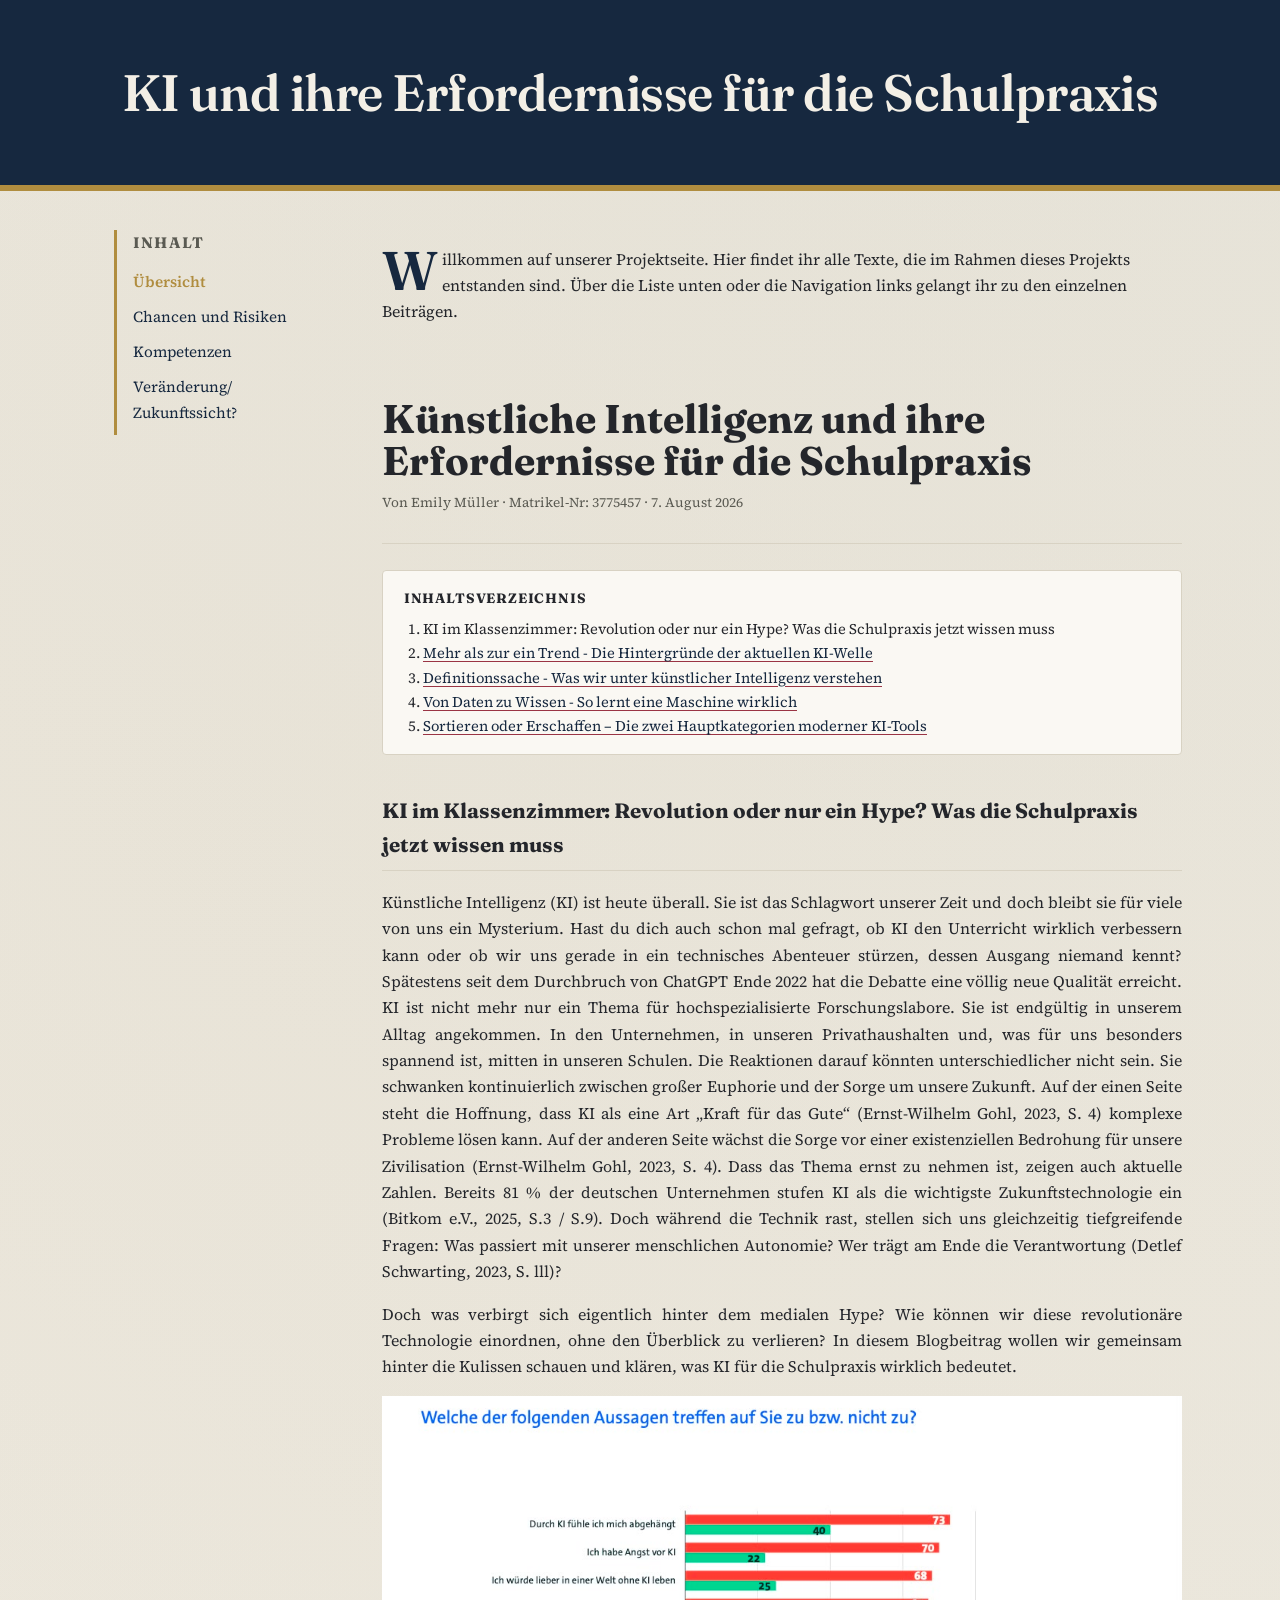
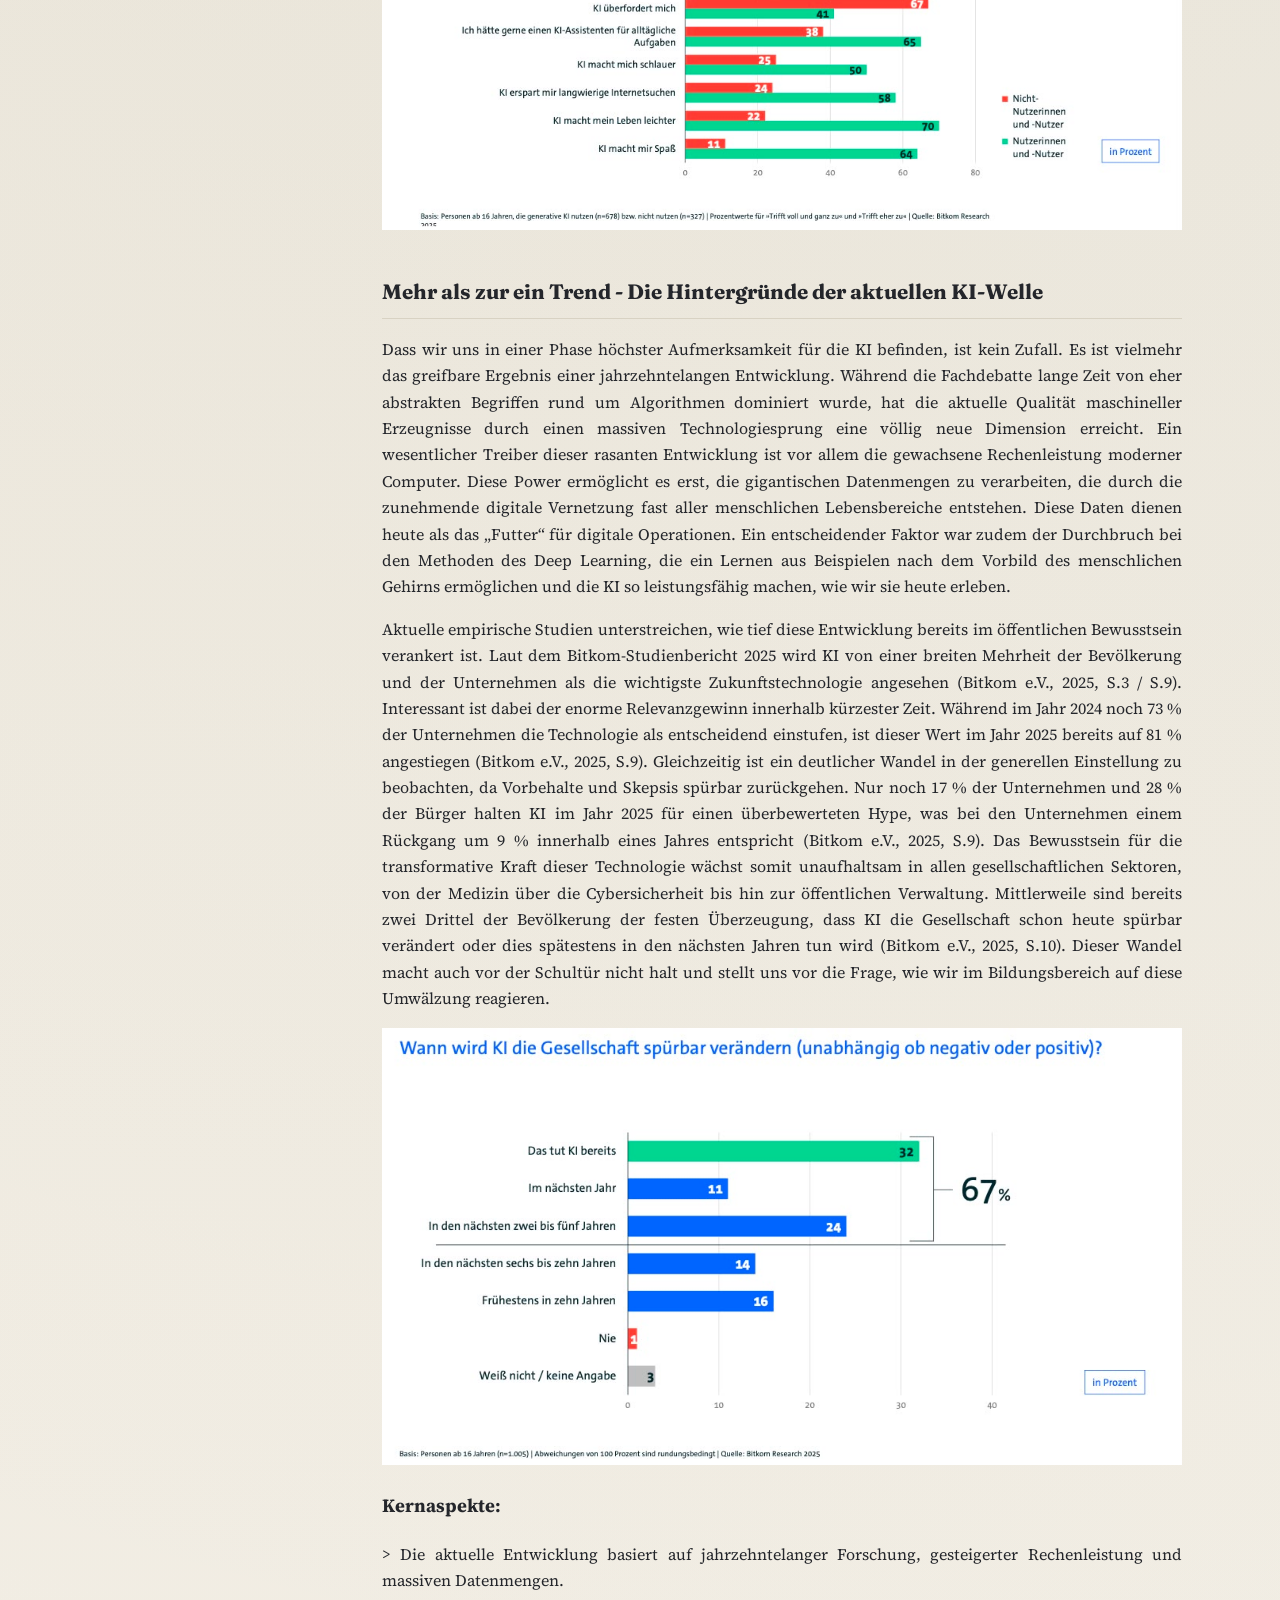
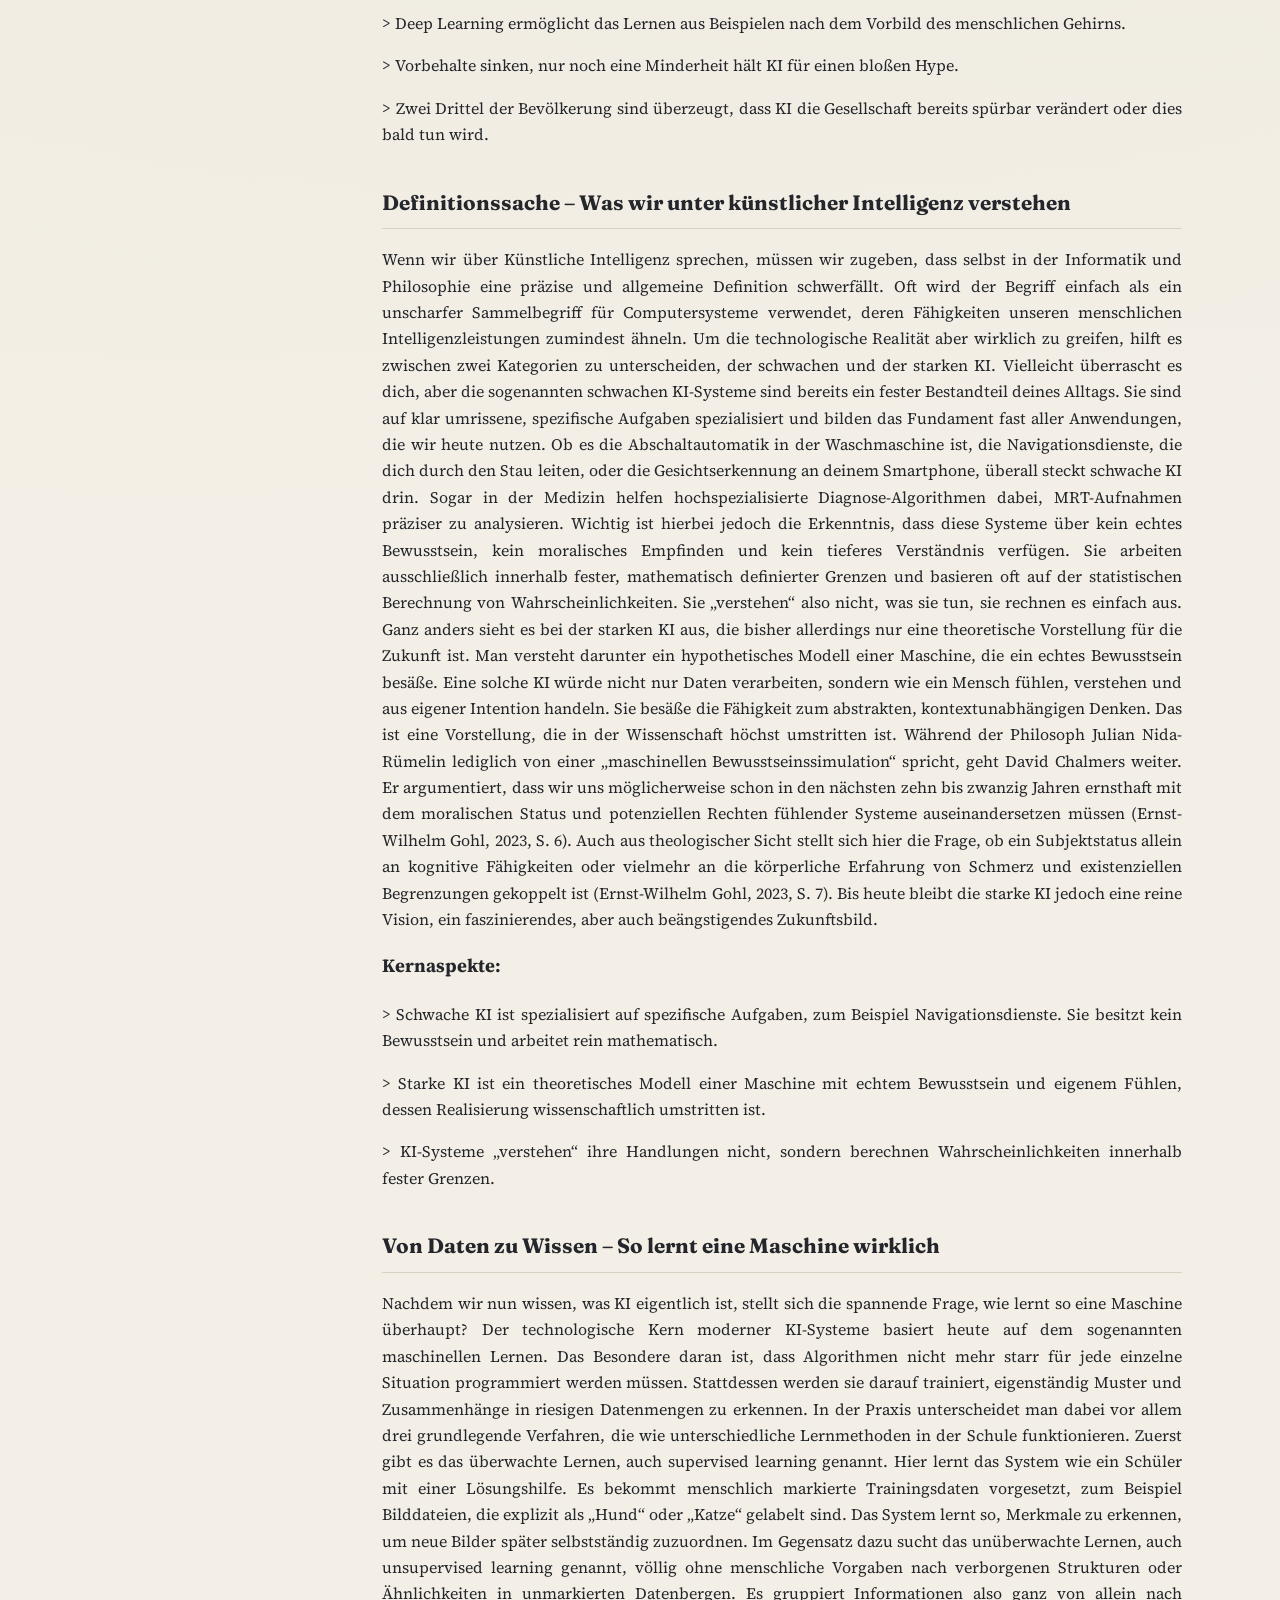
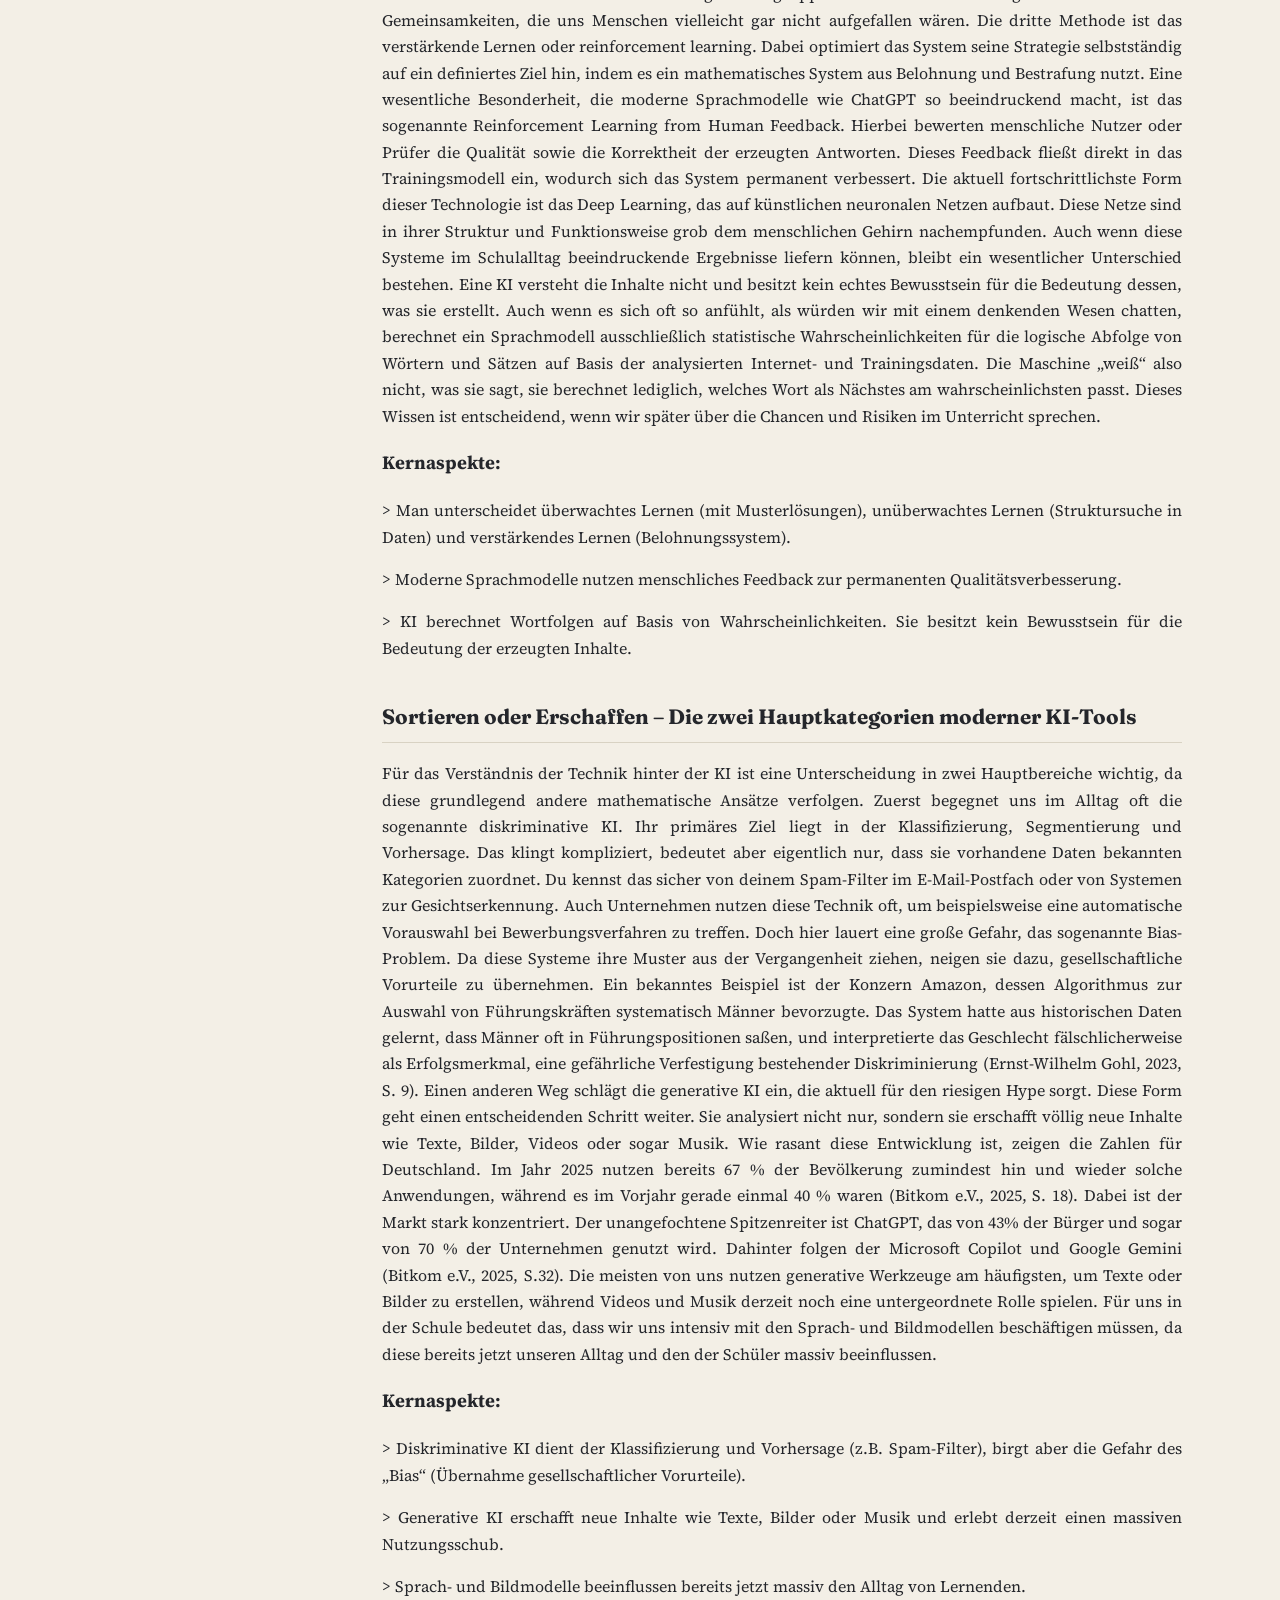
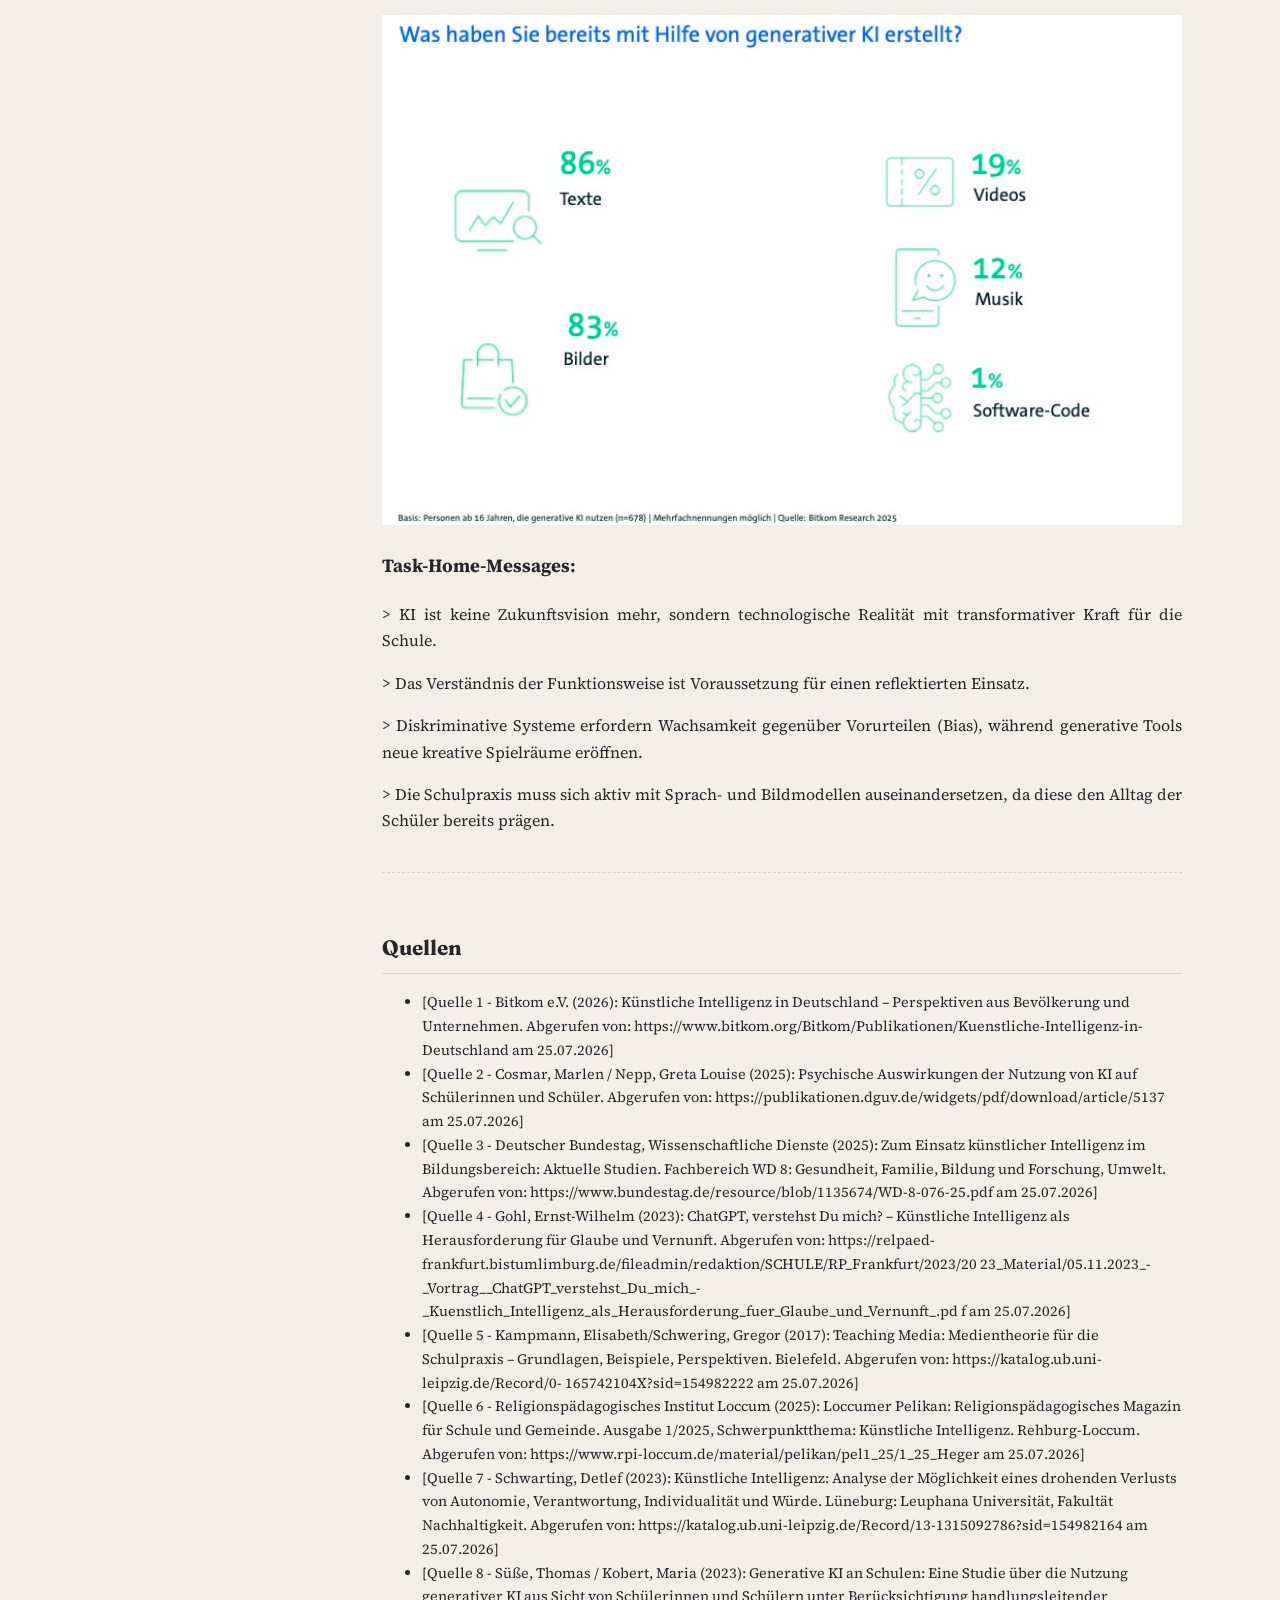
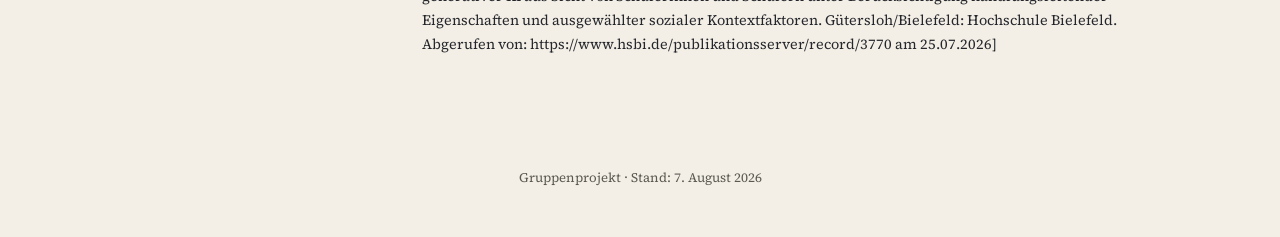
<file: index.html>
<!DOCTYPE html>
<html lang="de">
<head>
<meta charset="UTF-8">
<meta name="viewport" content="width=device-width, initial-scale=1.0">
<title>Projekt-Wiki – KI</title>
<link rel="preconnect" href="https://fonts.googleapis.com">
<link href="https://fonts.googleapis.com/css2?family=Fraunces:opsz,wght@9..144,500;9..144,600;9..144,700&family=Source+Serif+4:wght@400;500;600&display=swap" rel="stylesheet">
<link rel="stylesheet" href="styles.css">
</head>
<body>

<header class="site-header">
  <div class="header-inner">
    <h1>KI und ihre Erfordernisse für die Schulpraxis</h1>
    <p class="subtitle">
      
    </p>
  </div>
</header>

<div class="layout">

  <nav class="sidebar" aria-label="Seitennavigation">
    <h2>Inhalt</h2>
    <ul>
      <li><a href="index.html" class="active">Übersicht</a></li>
      <li><a href="artikel1-vorlage.html">Chancen und Risiken</a></li>
      <li><a href="artikel2-vorlage.html">Kompetenzen</a></li>
      <li><a href="artikel3-vorlage.html">Veränderung/ Zukunftssicht?</a></li>
      <!--
        Für jeden weiteren Text: neue Zeile nach diesem Muster einfügen
        <li><a href="euer-dateiname.html">Titel des Texts</a></li>
      -->
    </ul>
  </nav>

  <main>
    <section class="intro">
      <p class="drop-cap">
        Willkommen auf unserer Projektseite. Hier findet ihr alle Texte,
        die im Rahmen dieses Projekts entstanden sind. Über die Liste
        unten oder die Navigation links gelangt ihr zu den einzelnen
        Beiträgen.
      </p>
     <br>
      <br>
      <div class="article-header">
      <h1>Künstliche Intelligenz und ihre Erfordernisse für die Schulpraxis</h1>
      <p class="article-meta">Von Emily Müller &middot; Matrikel-Nr: 3775457 &middot; 7. August 2026</p>
    </div>

     <nav class="toc" aria-label="Inhaltsverzeichnis">
      <h2>Inhaltsverzeichnis</h2>
      <ol>
        <li><a href="#KIimKlassenzimmer"></a>KI im Klassenzimmer: Revolution oder nur ein Hype? Was die Schulpraxis jetzt wissen muss</li>
        <li><a href="#Trend">Mehr als zur ein Trend - Die Hintergründe der aktuellen KI-Welle</a></li>
        <li><a href="#Definition">Definitionssache - Was wir unter künstlicher Intelligenz verstehen</a></li>
        <li><a href="#Daten">Von Daten zu Wissen - So lernt eine Maschine wirklich</a></li>
        <li><a href="#Sortieren">Sortieren oder Erschaffen – Die zwei Hauptkategorien moderner KI-Tools</a></li>
      </ol>
    </nav>

      <article class="text-body">
        <h2 id="KIimKlassenzimmer">KI im Klassenzimmer: Revolution oder nur ein Hype? Was die Schulpraxis jetzt wissen muss</h2>
<p>
  Künstliche Intelligenz (KI) ist heute überall. Sie ist das Schlagwort unserer Zeit und
doch bleibt sie für viele von uns ein Mysterium. Hast du dich auch schon mal gefragt,
ob KI den Unterricht wirklich verbessern kann oder ob wir uns gerade in ein
technisches Abenteuer stürzen, dessen Ausgang niemand kennt? Spätestens seit dem
Durchbruch von ChatGPT Ende 2022 hat die Debatte eine völlig neue Qualität erreicht.
KI ist nicht mehr nur ein Thema für hochspezialisierte Forschungslabore. Sie ist
endgültig in unserem Alltag angekommen. In den Unternehmen, in unseren
Privathaushalten und, was für uns besonders spannend ist, mitten in unseren Schulen.
Die Reaktionen darauf könnten unterschiedlicher nicht sein. Sie schwanken
kontinuierlich zwischen großer Euphorie und der Sorge um unsere Zukunft. Auf der
einen Seite steht die Hoffnung, dass KI als eine Art „Kraft für das Gute“ (Ernst-Wilhelm
Gohl, 2023, S. 4) komplexe Probleme lösen kann. Auf der anderen Seite wächst die
Sorge vor einer existenziellen Bedrohung für unsere Zivilisation (Ernst-Wilhelm Gohl,
2023, S. 4). Dass das Thema ernst zu nehmen ist, zeigen auch aktuelle Zahlen. Bereits
81 % der deutschen Unternehmen stufen KI als die wichtigste Zukunftstechnologie ein
(Bitkom e.V., 2025, S.3 / S.9). Doch während die Technik rast, stellen sich uns
gleichzeitig tiefgreifende Fragen: Was passiert mit unserer menschlichen Autonomie?
Wer trägt am Ende die Verantwortung (Detlef Schwarting, 2023, S. lll)?
</p>
<p>
Doch was verbirgt sich eigentlich hinter dem medialen Hype? Wie können wir diese
revolutionäre Technologie einordnen, ohne den Überblick zu verlieren? In diesem
Blogbeitrag wollen wir gemeinsam hinter die Kulissen schauen und klären, was KI für
die Schulpraxis wirklich bedeutet.
</p>
<img src="Foto1.jpg" alt="Ein beschreibender Text zum Bild" width="800">
<h2 id="Trend">Mehr als zur ein Trend - Die Hintergründe der aktuellen KI-Welle</h2>
<p>
  Dass wir uns in einer Phase höchster Aufmerksamkeit für die KI befinden, ist kein
Zufall. Es ist vielmehr das greifbare Ergebnis einer jahrzehntelangen Entwicklung.
Während die Fachdebatte lange Zeit von eher abstrakten Begriffen rund um
Algorithmen dominiert wurde, hat die aktuelle Qualität maschineller Erzeugnisse durch
einen massiven Technologiesprung eine völlig neue Dimension erreicht. Ein
wesentlicher Treiber dieser rasanten Entwicklung ist vor allem die gewachsene
Rechenleistung moderner Computer. Diese Power ermöglicht es erst, die gigantischen
Datenmengen zu verarbeiten, die durch die zunehmende digitale Vernetzung fast aller
menschlichen Lebensbereiche entstehen. Diese Daten dienen heute als das „Futter“
für digitale Operationen. Ein entscheidender Faktor war zudem der Durchbruch bei
den Methoden des Deep Learning, die ein Lernen aus Beispielen nach dem Vorbild
des menschlichen Gehirns ermöglichen und die KI so leistungsfähig machen, wie wir
sie heute erleben.
</p>
<p>
  Aktuelle empirische Studien unterstreichen, wie tief diese Entwicklung bereits im
öffentlichen Bewusstsein verankert ist. Laut dem Bitkom-Studienbericht 2025 wird KI
von einer breiten Mehrheit der Bevölkerung und der Unternehmen als die wichtigste
Zukunftstechnologie angesehen (Bitkom e.V., 2025, S.3 / S.9). Interessant ist dabei
der enorme Relevanzgewinn innerhalb kürzester Zeit. Während im Jahr 2024 noch 73
% der Unternehmen die Technologie als entscheidend einstufen, ist dieser Wert im
Jahr 2025 bereits auf 81 % angestiegen (Bitkom e.V., 2025, S.9). Gleichzeitig ist ein
deutlicher Wandel in der generellen Einstellung zu beobachten, da Vorbehalte und
Skepsis spürbar zurückgehen. Nur noch 17 % der Unternehmen und 28 % der Bürger
halten KI im Jahr 2025 für einen überbewerteten Hype, was bei den Unternehmen
einem Rückgang um 9 % innerhalb eines Jahres entspricht (Bitkom e.V., 2025, S.9).
Das Bewusstsein für die transformative Kraft dieser Technologie wächst somit
unaufhaltsam in allen gesellschaftlichen Sektoren, von der Medizin über die
Cybersicherheit bis hin zur öffentlichen Verwaltung. Mittlerweile sind bereits zwei
Drittel der Bevölkerung der festen Überzeugung, dass KI die Gesellschaft schon heute
spürbar verändert oder dies spätestens in den nächsten Jahren tun wird (Bitkom e.V.,
2025, S.10). Dieser Wandel macht auch vor der Schultür nicht halt und stellt uns vor
die Frage, wie wir im Bildungsbereich auf diese Umwälzung reagieren.
</p>
<img src="Foto2.jpg" alt="Ein beschreibender Text zum Bild" width="800">
<h3>Kernaspekte:</h3>
<p>
  > Die aktuelle Entwicklung basiert auf jahrzehntelanger Forschung, gesteigerter
Rechenleistung und massiven Datenmengen.
</p>
<p>
  > Deep Learning ermöglicht das Lernen aus Beispielen nach dem Vorbild des
menschlichen Gehirns.
</p>
<p>
  > Vorbehalte sinken, nur noch eine Minderheit hält KI für einen bloßen Hype.
</p>
<p>
  > Zwei Drittel der Bevölkerung sind überzeugt, dass KI die Gesellschaft bereits
spürbar verändert oder dies bald tun wird.
</p>
<h2 id="Definition">Definitionssache – Was wir unter künstlicher Intelligenz verstehen</h2>
<p>
  Wenn wir über Künstliche Intelligenz sprechen, müssen wir zugeben, dass selbst in
der Informatik und Philosophie eine präzise und allgemeine Definition schwerfällt. Oft
wird der Begriff einfach als ein unscharfer Sammelbegriff für Computersysteme
verwendet, deren Fähigkeiten unseren menschlichen Intelligenzleistungen zumindest
ähneln. Um die technologische Realität aber wirklich zu greifen, hilft es zwischen zwei
Kategorien zu unterscheiden, der schwachen und der starken KI. Vielleicht überrascht
es dich, aber die sogenannten schwachen KI-Systeme sind bereits ein fester
Bestandteil deines Alltags. Sie sind auf klar umrissene, spezifische Aufgaben
spezialisiert und bilden das Fundament fast aller Anwendungen, die wir heute nutzen.
Ob es die Abschaltautomatik in der Waschmaschine ist, die Navigationsdienste, die
dich durch den Stau leiten, oder die Gesichtserkennung an deinem Smartphone,
überall steckt schwache KI drin. Sogar in der Medizin helfen hochspezialisierte
Diagnose-Algorithmen dabei, MRT-Aufnahmen präziser zu analysieren. Wichtig ist
hierbei jedoch die Erkenntnis, dass diese Systeme über kein echtes Bewusstsein, kein
moralisches Empfinden und kein tieferes Verständnis verfügen. Sie arbeiten
ausschließlich innerhalb fester, mathematisch definierter Grenzen und basieren oft auf
der statistischen Berechnung von Wahrscheinlichkeiten. Sie „verstehen“ also nicht,
was sie tun, sie rechnen es einfach aus. Ganz anders sieht es bei der starken KI aus,
die bisher allerdings nur eine theoretische Vorstellung für die Zukunft ist. Man versteht
darunter ein hypothetisches Modell einer Maschine, die ein echtes Bewusstsein
besäße. Eine solche KI würde nicht nur Daten verarbeiten, sondern wie ein Mensch
fühlen, verstehen und aus eigener Intention handeln. Sie besäße die Fähigkeit zum
abstrakten, kontextunabhängigen Denken. Das ist eine Vorstellung, die in der
Wissenschaft höchst umstritten ist. Während der Philosoph Julian Nida-Rümelin
lediglich von einer „maschinellen Bewusstseinssimulation“ spricht, geht David
Chalmers weiter. Er argumentiert, dass wir uns möglicherweise schon in den nächsten
zehn bis zwanzig Jahren ernsthaft mit dem moralischen Status und potenziellen
Rechten fühlender Systeme auseinandersetzen müssen (Ernst-Wilhelm Gohl, 2023,
S. 6). Auch aus theologischer Sicht stellt sich hier die Frage, ob ein Subjektstatus allein
an kognitive Fähigkeiten oder vielmehr an die körperliche Erfahrung von Schmerz und
existenziellen Begrenzungen gekoppelt ist (Ernst-Wilhelm Gohl, 2023, S. 7). Bis heute
bleibt die starke KI jedoch eine reine Vision, ein faszinierendes, aber auch
beängstigendes Zukunftsbild.
</p>
<h3>Kernaspekte:</h3>
<p>
  > Schwache KI ist spezialisiert auf spezifische Aufgaben, zum Beispiel
Navigationsdienste. Sie besitzt kein Bewusstsein und arbeitet rein mathematisch.
</p>
<p>
  > Starke KI ist ein theoretisches Modell einer Maschine mit echtem Bewusstsein und
eigenem Fühlen, dessen Realisierung wissenschaftlich umstritten ist.
</p>
<p>
  > KI-Systeme „verstehen“ ihre Handlungen nicht, sondern berechnen
Wahrscheinlichkeiten innerhalb fester Grenzen.
</p>
<h2 id="Daten">Von Daten zu Wissen – So lernt eine Maschine wirklich</h2>
<p>
  Nachdem wir nun wissen, was KI eigentlich ist, stellt sich die spannende Frage, wie
lernt so eine Maschine überhaupt? Der technologische Kern moderner KI-Systeme
basiert heute auf dem sogenannten maschinellen Lernen. Das Besondere daran ist,
dass Algorithmen nicht mehr starr für jede einzelne Situation programmiert werden
müssen. Stattdessen werden sie darauf trainiert, eigenständig Muster und
Zusammenhänge in riesigen Datenmengen zu erkennen. In der Praxis unterscheidet
man dabei vor allem drei grundlegende Verfahren, die wie unterschiedliche
Lernmethoden in der Schule funktionieren. Zuerst gibt es das überwachte Lernen,
auch supervised learning genannt. Hier lernt das System wie ein Schüler mit einer
Lösungshilfe. Es bekommt menschlich markierte Trainingsdaten vorgesetzt, zum
Beispiel Bilddateien, die explizit als „Hund“ oder „Katze“ gelabelt sind. Das System
lernt so, Merkmale zu erkennen, um neue Bilder später selbstständig zuzuordnen. Im
Gegensatz dazu sucht das unüberwachte Lernen, auch unsupervised learning
genannt, völlig ohne menschliche Vorgaben nach verborgenen Strukturen oder
Ähnlichkeiten in unmarkierten Datenbergen. Es gruppiert Informationen also ganz von
allein nach Gemeinsamkeiten, die uns Menschen vielleicht gar nicht aufgefallen wären.
Die dritte Methode ist das verstärkende Lernen oder reinforcement learning. Dabei
optimiert das System seine Strategie selbstständig auf ein definiertes Ziel hin, indem
es ein mathematisches System aus Belohnung und Bestrafung nutzt. Eine wesentliche
Besonderheit, die moderne Sprachmodelle wie ChatGPT so beeindruckend macht, ist
das sogenannte Reinforcement Learning from Human Feedback. Hierbei bewerten
menschliche Nutzer oder Prüfer die Qualität sowie die Korrektheit der erzeugten
Antworten. Dieses Feedback fließt direkt in das Trainingsmodell ein, wodurch sich das
System permanent verbessert. Die aktuell fortschrittlichste Form dieser Technologie
ist das Deep Learning, das auf künstlichen neuronalen Netzen aufbaut. Diese Netze
sind in ihrer Struktur und Funktionsweise grob dem menschlichen Gehirn
nachempfunden. Auch wenn diese Systeme im Schulalltag beeindruckende
Ergebnisse liefern können, bleibt ein wesentlicher Unterschied bestehen. Eine KI
versteht die Inhalte nicht und besitzt kein echtes Bewusstsein für die Bedeutung
dessen, was sie erstellt. Auch wenn es sich oft so anfühlt, als würden wir mit einem
denkenden Wesen chatten, berechnet ein Sprachmodell ausschließlich statistische
Wahrscheinlichkeiten für die logische Abfolge von Wörtern und Sätzen auf Basis der
analysierten Internet- und Trainingsdaten. Die Maschine „weiß“ also nicht, was sie
sagt, sie berechnet lediglich, welches Wort als Nächstes am wahrscheinlichsten passt.
Dieses Wissen ist entscheidend, wenn wir später über die Chancen und Risiken im
Unterricht sprechen.
</p>
<h3>Kernaspekte:</h3>
<p>
  > Man unterscheidet überwachtes Lernen (mit Musterlösungen), unüberwachtes
Lernen (Struktursuche in Daten) und verstärkendes Lernen (Belohnungssystem).
</p>
<p>
  > Moderne Sprachmodelle nutzen menschliches Feedback zur permanenten
Qualitätsverbesserung.
</p>
<p>
  > KI berechnet Wortfolgen auf Basis von Wahrscheinlichkeiten. Sie besitzt kein
Bewusstsein für die Bedeutung der erzeugten Inhalte.
</p>

<h2 id="Sortieren">Sortieren oder Erschaffen – Die zwei Hauptkategorien moderner KI-Tools</h2>
<p>
  Für das Verständnis der Technik hinter der KI ist eine Unterscheidung in zwei
Hauptbereiche wichtig, da diese grundlegend andere mathematische Ansätze
verfolgen. Zuerst begegnet uns im Alltag oft die sogenannte diskriminative KI. Ihr
primäres Ziel liegt in der Klassifizierung, Segmentierung und Vorhersage. Das klingt
kompliziert, bedeutet aber eigentlich nur, dass sie vorhandene Daten bekannten
Kategorien zuordnet. Du kennst das sicher von deinem Spam-Filter im E-Mail-Postfach
oder von Systemen zur Gesichtserkennung. Auch Unternehmen nutzen diese Technik
oft, um beispielsweise eine automatische Vorauswahl bei Bewerbungsverfahren zu
treffen. Doch hier lauert eine große Gefahr, das sogenannte Bias-Problem. Da diese
Systeme ihre Muster aus der Vergangenheit ziehen, neigen sie dazu, gesellschaftliche
Vorurteile zu übernehmen. Ein bekanntes Beispiel ist der Konzern Amazon, dessen
Algorithmus zur Auswahl von Führungskräften systematisch Männer bevorzugte. Das
System hatte aus historischen Daten gelernt, dass Männer oft in Führungspositionen
saßen, und interpretierte das Geschlecht fälschlicherweise als Erfolgsmerkmal, eine
gefährliche Verfestigung bestehender Diskriminierung (Ernst-Wilhelm Gohl, 2023, S.
9). Einen anderen Weg schlägt die generative KI ein, die aktuell für den riesigen Hype
sorgt. Diese Form geht einen entscheidenden Schritt weiter. Sie analysiert nicht nur,
sondern sie erschafft völlig neue Inhalte wie Texte, Bilder, Videos oder sogar Musik.
Wie rasant diese Entwicklung ist, zeigen die Zahlen für Deutschland. Im Jahr 2025
nutzen bereits 67 % der Bevölkerung zumindest hin und wieder solche Anwendungen,
während es im Vorjahr gerade einmal 40 % waren (Bitkom e.V., 2025, S. 18). Dabei ist
der Markt stark konzentriert. Der unangefochtene Spitzenreiter ist ChatGPT, das von
43% der Bürger und sogar von 70 % der Unternehmen genutzt wird. Dahinter folgen
der Microsoft Copilot und Google Gemini (Bitkom e.V., 2025, S.32). Die meisten von
uns nutzen generative Werkzeuge am häufigsten, um Texte oder Bilder zu erstellen,
während Videos und Musik derzeit noch eine untergeordnete Rolle spielen. Für uns in
der Schule bedeutet das, dass wir uns intensiv mit den Sprach- und Bildmodellen
beschäftigen müssen, da diese bereits jetzt unseren Alltag und den der Schüler massiv
beeinflussen.
</p>
<h3>Kernaspekte:</h3>
<p>
  > Diskriminative KI dient der Klassifizierung und Vorhersage (z.B. Spam-Filter), birgt
aber die Gefahr des „Bias“ (Übernahme gesellschaftlicher Vorurteile).
</p>
<p>
  > Generative KI erschafft neue Inhalte wie Texte, Bilder oder Musik und erlebt derzeit
einen massiven Nutzungsschub.
</p>
<p>
  > Sprach- und Bildmodelle beeinflussen bereits jetzt massiv den Alltag von
Lernenden.
</p>
<img src="Foto3.jpg" alt="Ein beschreibender Text zum Bild" width="800">

<h3>Task-Home-Messages:</h3>
<p>
  > KI ist keine Zukunftsvision mehr, sondern technologische Realität mit
transformativer Kraft für die Schule.
</p>
<p>
  > Das Verständnis der Funktionsweise ist Voraussetzung für einen reflektierten
Einsatz.
</p>
<p>
  > Diskriminative Systeme erfordern Wachsamkeit gegenüber Vorurteilen (Bias),
während generative Tools neue kreative Spielräume eröffnen.
</p>
<p>
  > Die Schulpraxis muss sich aktiv mit Sprach- und Bildmodellen
auseinandersetzen, da diese den Alltag der Schüler bereits prägen.
</p>

    <section class="sources">
      <h2>Quellen</h2>
      <ul>
        <li>[Quelle 1 - Bitkom e.V. (2026): Künstliche Intelligenz in Deutschland – Perspektiven aus
Bevölkerung und Unternehmen. Abgerufen von:
https://www.bitkom.org/Bitkom/Publikationen/Kuenstliche-Intelligenz-in-
Deutschland am 25.07.2026]
</li>
        <li>[Quelle 2 - Cosmar, Marlen / Nepp, Greta Louise (2025): Psychische Auswirkungen der
Nutzung von KI auf Schülerinnen und Schüler. Abgerufen von:
https://publikationen.dguv.de/widgets/pdf/download/article/5137 am
25.07.2026]
</li>
<li>
  [Quelle 3 - Deutscher Bundestag, Wissenschaftliche Dienste (2025): Zum Einsatz
künstlicher Intelligenz im Bildungsbereich: Aktuelle Studien. Fachbereich WD
8: Gesundheit, Familie, Bildung und Forschung, Umwelt. Abgerufen von:
https://www.bundestag.de/resource/blob/1135674/WD-8-076-25.pdf am
25.07.2026]
</li>
<li>
  [Quelle 4 - Gohl, Ernst-Wilhelm (2023): ChatGPT, verstehst Du mich? – Künstliche
Intelligenz als Herausforderung für Glaube und Vernunft. Abgerufen von:
https://relpaed-frankfurt.bistumlimburg.de/fileadmin/redaktion/SCHULE/RP_Frankfurt/2023/20
23_Material/05.11.2023_-_Vortrag__ChatGPT_verstehst_Du_mich_-
_Kuenstlich_Intelligenz_als_Herausforderung_fuer_Glaube_und_Vernunft_.pd
f am 25.07.2026]
</li>
<li>
  [Quelle 5 - Kampmann, Elisabeth/Schwering, Gregor (2017): Teaching Media:
Medientheorie für die Schulpraxis – Grundlagen, Beispiele, Perspektiven.
Bielefeld. Abgerufen von: https://katalog.ub.uni-leipzig.de/Record/0-
165742104X?sid=154982222 am 25.07.2026]
</li>
<li>
  [Quelle 6 - Religionspädagogisches Institut Loccum (2025): Loccumer Pelikan:
Religionspädagogisches Magazin für Schule und Gemeinde. Ausgabe 1/2025,
Schwerpunktthema: Künstliche Intelligenz. Rehburg-Loccum. Abgerufen von:
https://www.rpi-loccum.de/material/pelikan/pel1_25/1_25_Heger am
25.07.2026]
</li>
<li>
  [Quelle 7 - Schwarting, Detlef (2023): Künstliche Intelligenz: Analyse der Möglichkeit
eines drohenden Verlusts von Autonomie, Verantwortung, Individualität und
Würde. Lüneburg: Leuphana Universität, Fakultät Nachhaltigkeit. Abgerufen
von: https://katalog.ub.uni-leipzig.de/Record/13-1315092786?sid=154982164
am 25.07.2026]
</li>
<li>
  [Quelle 8 - Süße, Thomas / Kobert, Maria (2023): Generative KI an Schulen: Eine Studie
über die Nutzung generativer KI aus Sicht von Schülerinnen und Schülern
unter Berücksichtigung handlungsleitender Eigenschaften und ausgewählter
sozialer Kontextfaktoren. Gütersloh/Bielefeld: Hochschule Bielefeld. Abgerufen
von: https://www.hsbi.de/publikationsserver/record/3770 am 25.07.2026]
</li>
      </ul>
    </section>
  </main>

</div>

<footer>
  Gruppenprojekt &middot; Stand: 7. August 2026
</footer>

</body>
</html>
</file>
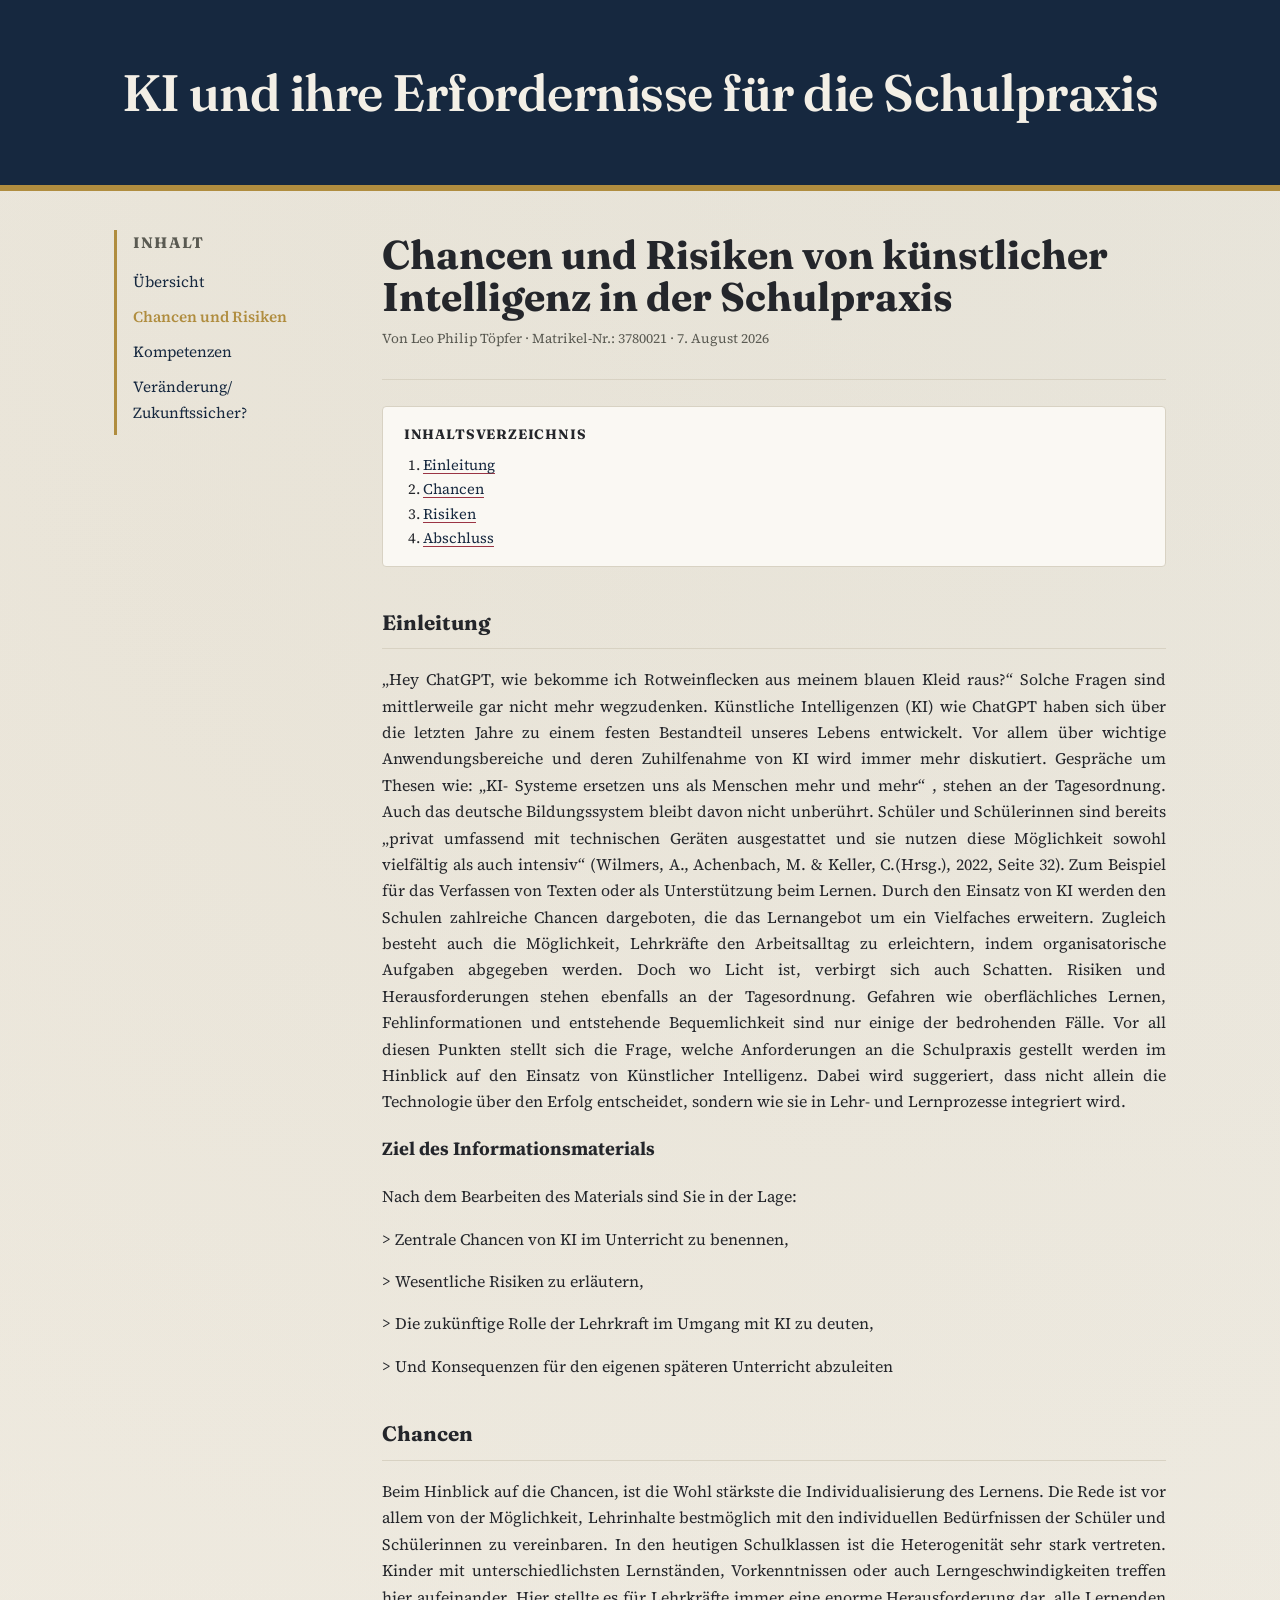
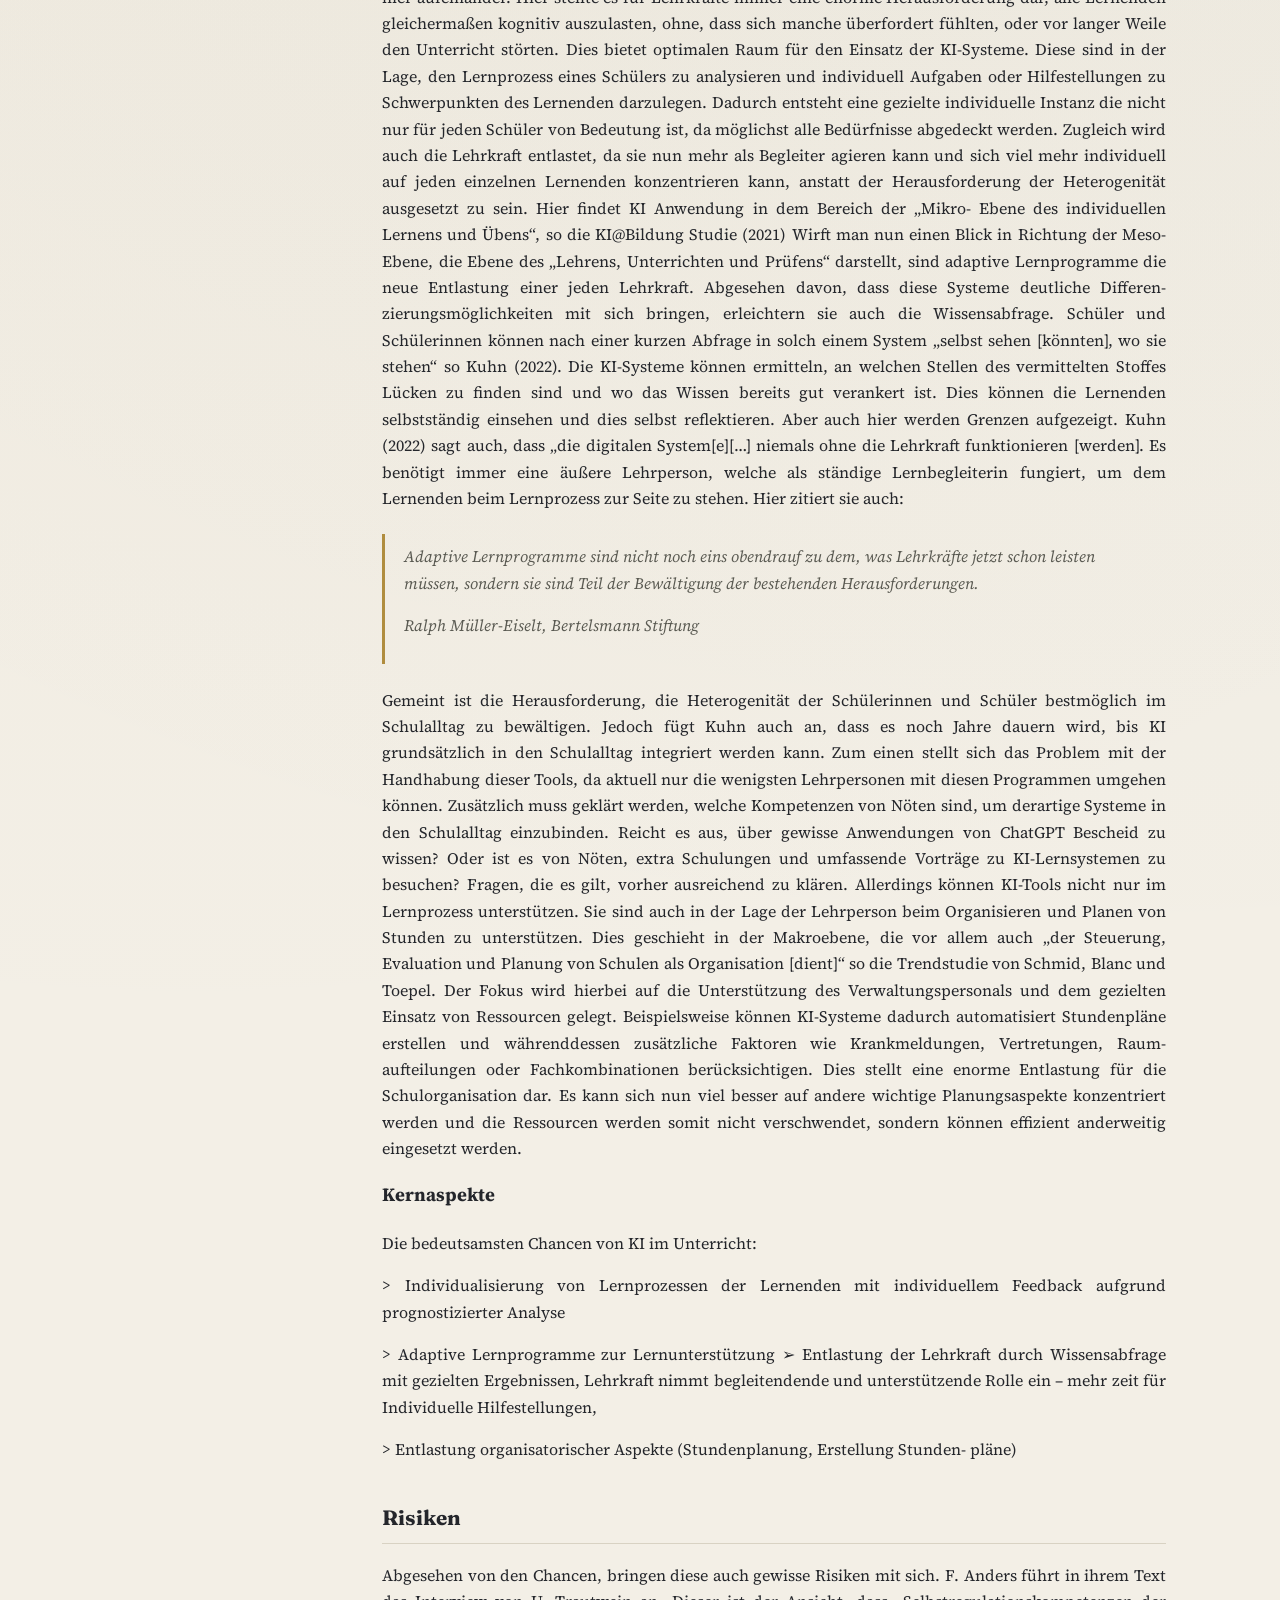
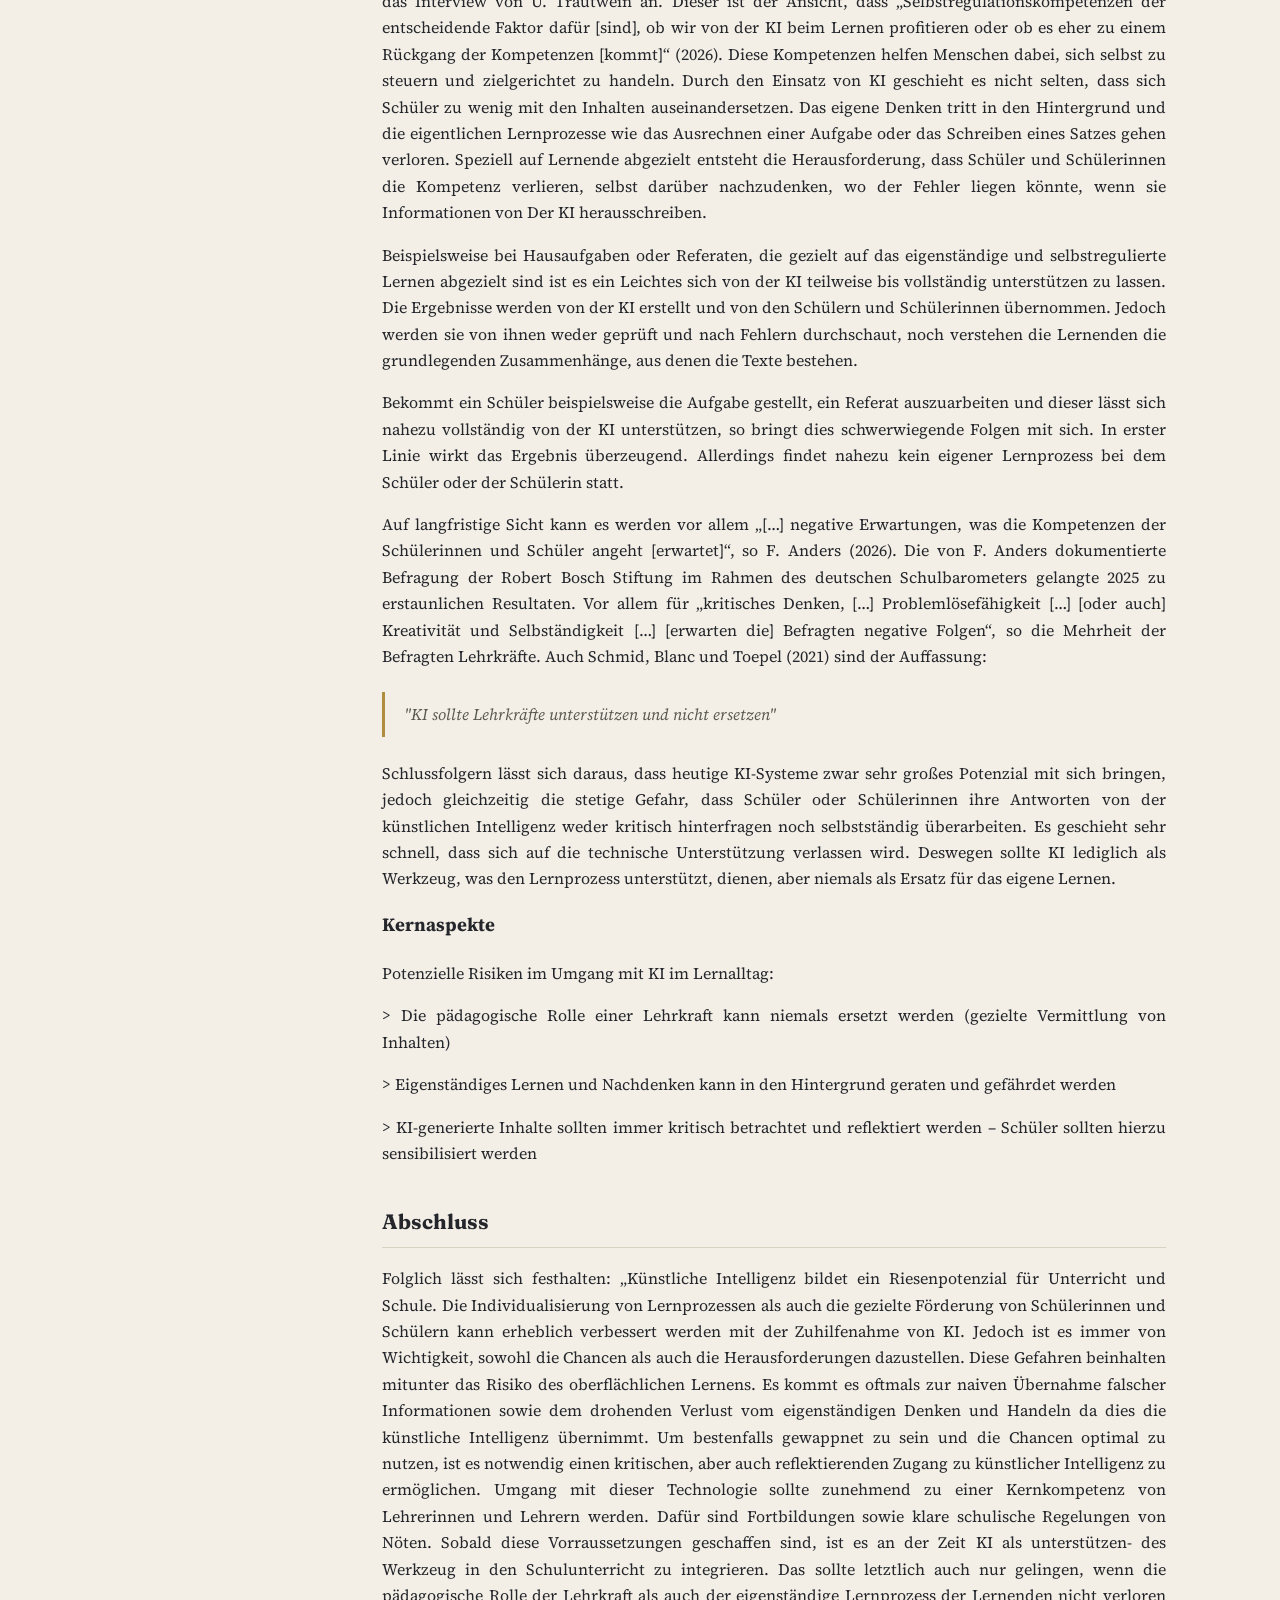
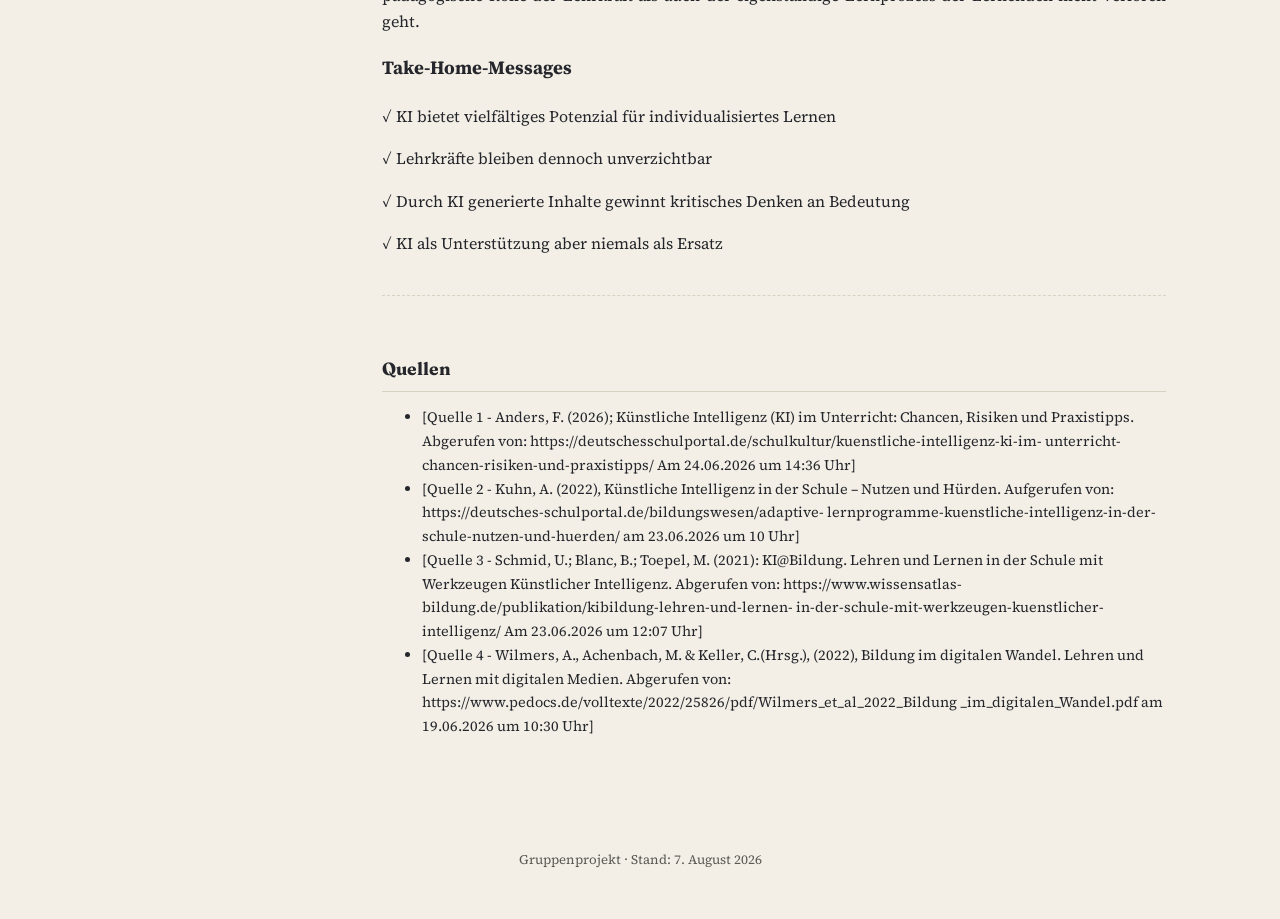
<file: artikel1-vorlage.html>
<!DOCTYPE html>
<html lang="de">
<head>
<meta charset="UTF-8">
<meta name="viewport" content="width=device-width, initial-scale=1.0">
<title>Projekt-Wiki – KI</title>
<link rel="preconnect" href="https://fonts.googleapis.com">
<link href="https://fonts.googleapis.com/css2?family=Fraunces:opsz,wght@9..144,500;9..144,600;9..144,700&family=Source+Serif+4:wght@400;500;600&display=swap" rel="stylesheet">
<link rel="stylesheet" href="styles.css">
</head>
<body>

<header class="site-header">
  <div class="header-inner">
    <h1>KI und ihre Erfordernisse für die Schulpraxis</h1>
  </div>
</header>

<div class="layout">

  <nav class="sidebar" aria-label="Seitennavigation">
    <h2>Inhalt</h2>
    <ul>
    <li><a href="index.html">Übersicht</a></li>
       <li><a href="artikel1-vorlage.html"class="active">Chancen und Risiken</a></li>
      <li><a href="artikel2-vorlage.html">Kompetenzen</a></li>
      <li><a href="artikel3-vorlage.html">Veränderung/ Zukunftssicher?</a></li>
      <!-- Weitere Texte hier verlinken, siehe index.html -->
    </ul>
  </nav>

  <main>

    <div class="article-header">
      <h1>Chancen und Risiken von künstlicher Intelligenz in der
Schulpraxis</h1>
      <p class="article-meta">Von Leo Philip Töpfer &middot; Matrikel-Nr.: 3780021 &middot; 7. August 2026</p>
    </div>

    <nav class="toc" aria-label="Inhaltsverzeichnis">
      <h2>Inhaltsverzeichnis</h2>
      <ol>
        <li><a href="#einleitung">Einleitung</a></li>
        <li><a href="#Chancen">Chancen</a></li>
        <li><a href="#Risiken">Risiken</a></li>
        <li><a href="#Abschluss">Abschluss</a></li>
      </ol>
    </nav>

    <article class="text-body">
      <h2 id="einleitung">Einleitung</h2>
      <p>
        „Hey ChatGPT, wie bekomme ich Rotweinflecken aus meinem blauen Kleid raus?“
Solche Fragen sind mittlerweile gar nicht mehr wegzudenken. Künstliche Intelligenzen
(KI) wie ChatGPT haben sich über die letzten Jahre zu einem festen Bestandteil
unseres Lebens entwickelt. Vor allem über wichtige Anwendungsbereiche und deren
Zuhilfenahme von KI wird immer mehr diskutiert. Gespräche um Thesen wie: „KI-
Systeme ersetzen uns als Menschen mehr und mehr“
, stehen an der Tagesordnung.
Auch das deutsche Bildungssystem bleibt davon nicht unberührt. Schüler und
Schülerinnen sind bereits „privat umfassend mit technischen Geräten ausgestattet und
sie nutzen diese Möglichkeit sowohl vielfältig als auch intensiv“ (Wilmers, A.,
Achenbach, M. & Keller, C.(Hrsg.), 2022, Seite 32). Zum Beispiel für das Verfassen
von Texten oder als Unterstützung beim Lernen. Durch den Einsatz von KI werden den
Schulen zahlreiche Chancen dargeboten, die das Lernangebot um ein Vielfaches
erweitern. Zugleich besteht auch die Möglichkeit, Lehrkräfte den Arbeitsalltag zu
erleichtern, indem organisatorische Aufgaben abgegeben werden. Doch wo Licht ist,
verbirgt sich auch Schatten. Risiken und Herausforderungen stehen ebenfalls an der
Tagesordnung. Gefahren wie oberflächliches Lernen, Fehlinformationen und
entstehende Bequemlichkeit sind nur einige der bedrohenden Fälle. Vor all diesen
Punkten stellt sich die Frage, welche Anforderungen an die Schulpraxis gestellt werden
im Hinblick auf den Einsatz von Künstlicher Intelligenz. Dabei wird suggeriert, dass
nicht allein die Technologie über den Erfolg entscheidet, sondern wie sie in Lehr- und
Lernprozesse integriert wird.
      </p>
      <h3>Ziel des Informationsmaterials</h3>
      <p>
        Nach dem Bearbeiten des Materials sind Sie in der Lage:
      </p>
      <p>
        > Zentrale Chancen von KI im Unterricht zu benennen,
      </p>
      <p>
        > Wesentliche Risiken zu erläutern,
      </p>
      <p>
        > Die zukünftige Rolle der Lehrkraft im Umgang mit KI zu deuten,
      </p>
      <p>
        > Und Konsequenzen für den eigenen späteren Unterricht abzuleiten
      </p>

      <h2 id="Chancen">Chancen</h2>
      <p>
        Beim Hinblick auf die Chancen, ist die Wohl stärkste die Individualisierung des
Lernens. Die Rede ist vor allem von der Möglichkeit, Lehrinhalte bestmöglich mit den
individuellen Bedürfnissen der Schüler und Schülerinnen zu vereinbaren. In den
heutigen Schulklassen ist die Heterogenität sehr stark vertreten. Kinder mit
unterschiedlichsten Lernständen, Vorkenntnissen oder auch Lerngeschwindigkeiten
treffen hier aufeinander. Hier stellte es für Lehrkräfte immer eine enorme
Herausforderung dar, alle Lernenden gleichermaßen kognitiv auszulasten, ohne, dass
sich manche überfordert fühlten, oder vor langer Weile den Unterricht störten. Dies
bietet optimalen Raum für den Einsatz der KI-Systeme. Diese sind in der Lage, den
Lernprozess eines Schülers zu analysieren und individuell Aufgaben oder
Hilfestellungen zu Schwerpunkten des Lernenden darzulegen. Dadurch entsteht eine
gezielte individuelle Instanz die nicht nur für jeden Schüler von Bedeutung ist, da
möglichst alle Bedürfnisse abgedeckt werden. Zugleich wird auch die Lehrkraft
entlastet, da sie nun mehr als Begleiter agieren kann und sich viel mehr individuell auf
jeden einzelnen Lernenden konzentrieren kann, anstatt der Herausforderung der
Heterogenität ausgesetzt zu sein. Hier findet KI Anwendung in dem Bereich der „Mikro-
Ebene des individuellen Lernens und Übens“, so die KI@Bildung Studie (2021) Wirft
man nun einen Blick in Richtung der Meso-Ebene, die Ebene des „Lehrens,
Unterrichten und Prüfens“ darstellt, sind adaptive Lernprogramme die neue Entlastung
einer jeden Lehrkraft. Abgesehen davon, dass diese Systeme deutliche Differen-
zierungsmöglichkeiten mit sich bringen, erleichtern sie auch die Wissensabfrage.
Schüler und Schülerinnen können nach einer kurzen Abfrage in solch einem System
„selbst sehen [könnten], wo sie stehen“ so Kuhn (2022). Die KI-Systeme können
ermitteln, an welchen Stellen des vermittelten Stoffes Lücken zu finden sind und wo
das Wissen bereits gut verankert ist. Dies können die Lernenden selbstständig
einsehen und dies selbst reflektieren. Aber auch hier werden Grenzen aufgezeigt.
Kuhn (2022) sagt auch, dass „die digitalen System[e][…] niemals ohne die Lehrkraft
funktionieren [werden]. Es benötigt immer eine äußere Lehrperson, welche als
ständige Lernbegleiterin fungiert, um dem Lernenden beim Lernprozess zur Seite zu
stehen. Hier zitiert sie auch:
      </p>
      <blockquote>
        Adaptive Lernprogramme sind nicht noch eins obendrauf zu
dem, was Lehrkräfte jetzt schon leisten müssen, sondern sie
sind Teil der Bewältigung der bestehenden Herausforderungen.
<p>
Ralph Müller-Eiselt, Bertelsmann Stiftung
</p>
      </blockquote>
      <p>
        Gemeint ist die Herausforderung, die Heterogenität der Schülerinnen und Schüler
bestmöglich im Schulalltag zu bewältigen. Jedoch fügt Kuhn auch an, dass es noch
Jahre dauern wird, bis KI grundsätzlich in den Schulalltag integriert werden kann. Zum
einen stellt sich das Problem mit der Handhabung dieser Tools, da aktuell nur die
wenigsten Lehrpersonen mit diesen Programmen umgehen können. Zusätzlich muss
geklärt werden, welche Kompetenzen von Nöten sind, um derartige Systeme in den
Schulalltag einzubinden. Reicht es aus, über gewisse Anwendungen von ChatGPT
Bescheid zu wissen? Oder ist es von Nöten, extra Schulungen und umfassende
Vorträge zu KI-Lernsystemen zu besuchen? Fragen, die es gilt, vorher ausreichend zu
klären. Allerdings können KI-Tools nicht nur im Lernprozess unterstützen. Sie sind
auch in der Lage der Lehrperson beim Organisieren und Planen von Stunden zu
unterstützen. Dies geschieht in der Makroebene, die vor allem auch „der Steuerung,
Evaluation und Planung von Schulen als Organisation [dient]“ so die Trendstudie von
Schmid, Blanc und Toepel. Der Fokus wird hierbei auf die Unterstützung des
Verwaltungspersonals und dem gezielten Einsatz von Ressourcen gelegt.
Beispielsweise können KI-Systeme dadurch automatisiert Stundenpläne erstellen und
währenddessen zusätzliche Faktoren wie Krankmeldungen, Vertretungen, Raum-
aufteilungen oder Fachkombinationen berücksichtigen. Dies stellt eine enorme
Entlastung für die Schulorganisation dar. Es kann sich nun viel besser auf andere
wichtige Planungsaspekte konzentriert werden und die Ressourcen werden somit nicht
verschwendet, sondern können effizient anderweitig eingesetzt werden.
      </p>
      <h3>Kernaspekte</h3>
      <p>
        Die bedeutsamsten Chancen von KI im Unterricht:
      </p>
      <p>
        > Individualisierung von Lernprozessen der Lernenden mit individuellem
Feedback aufgrund prognostizierter Analyse
      </p>
      <p>
        > Adaptive Lernprogramme zur Lernunterstützung
➢ Entlastung der Lehrkraft durch Wissensabfrage mit gezielten Ergebnissen,
Lehrkraft nimmt begleitendende und unterstützende Rolle ein – mehr zeit für
Individuelle Hilfestellungen,
      </p>
      <p>
        > Entlastung organisatorischer Aspekte (Stundenplanung, Erstellung Stunden-
pläne)
      </p>

      <h2 id="Risiken">Risiken</h2>
      <p>
        Abgesehen von den Chancen, bringen diese auch gewisse Risiken mit sich. F. Anders
führt in ihrem Text das Interview von U. Trautwein an. Dieser ist der Ansicht, dass
„Selbstregulationskompetenzen der entscheidende Faktor dafür [sind], ob wir von der
KI beim Lernen profitieren oder ob es eher zu einem Rückgang der Kompetenzen
[kommt]“ (2026). Diese Kompetenzen helfen Menschen dabei, sich selbst zu steuern
und zielgerichtet zu handeln. Durch den Einsatz von KI geschieht es nicht selten, dass
sich Schüler zu wenig mit den Inhalten auseinandersetzen. Das eigene Denken tritt in
den Hintergrund und die eigentlichen Lernprozesse wie das Ausrechnen einer Aufgabe
oder das Schreiben eines Satzes gehen verloren. Speziell auf Lernende abgezielt
entsteht die Herausforderung, dass Schüler und Schülerinnen die Kompetenz
verlieren, selbst darüber nachzudenken, wo der Fehler liegen könnte, wenn sie
Informationen von Der KI herausschreiben.
      </p>
      <p>
        Beispielsweise bei Hausaufgaben oder Referaten, die gezielt auf das eigenständige
und selbstregulierte Lernen abgezielt sind ist es ein Leichtes sich von der KI teilweise
bis vollständig unterstützen zu lassen. Die Ergebnisse werden von der KI erstellt und
von den Schülern und Schülerinnen übernommen. Jedoch werden sie von ihnen weder
geprüft und nach Fehlern durchschaut, noch verstehen die Lernenden die
grundlegenden Zusammenhänge, aus denen die Texte bestehen.
      </p>
      <p>
        Bekommt ein Schüler beispielsweise die Aufgabe gestellt, ein Referat auszuarbeiten
und dieser lässt sich nahezu vollständig von der KI unterstützen, so bringt dies
schwerwiegende Folgen mit sich. In erster Linie wirkt das Ergebnis überzeugend.
Allerdings findet nahezu kein eigener Lernprozess bei dem Schüler oder der Schülerin
statt.
      </p>
      <p>
        Auf langfristige Sicht kann es werden vor allem „[…] negative Erwartungen, was die
Kompetenzen der Schülerinnen und Schüler angeht [erwartet]“, so F. Anders (2026).
Die von F. Anders dokumentierte Befragung der Robert Bosch Stiftung im Rahmen des
deutschen Schulbarometers gelangte 2025 zu erstaunlichen Resultaten. Vor allem für
„kritisches Denken, […] Problemlösefähigkeit […] [oder auch] Kreativität und
Selbständigkeit […] [erwarten die] Befragten negative Folgen“, so die Mehrheit der
Befragten Lehrkräfte. Auch Schmid, Blanc und Toepel (2021) sind der Auffassung:
      </p>
      <blockquote>
        "KI sollte Lehrkräfte unterstützen und nicht ersetzen"
      </blockquote>
      <p>
        Schlussfolgern lässt sich daraus, dass heutige KI-Systeme zwar sehr großes Potenzial
mit sich bringen, jedoch gleichzeitig die stetige Gefahr, dass Schüler oder
Schülerinnen ihre Antworten von der künstlichen Intelligenz weder kritisch hinterfragen
noch selbstständig überarbeiten. Es geschieht sehr schnell, dass sich auf die
technische Unterstützung verlassen wird. Deswegen sollte KI lediglich als Werkzeug,
was den Lernprozess unterstützt, dienen, aber niemals als Ersatz für das eigene
Lernen.
      </p>
      <h3>Kernaspekte</h3>
      <p>
        Potenzielle Risiken im Umgang mit KI im Lernalltag:
      </p>
      <p>
        > Die pädagogische Rolle einer Lehrkraft kann niemals ersetzt werden (gezielte
Vermittlung von Inhalten)
      </p>
      <p>
        > Eigenständiges Lernen und Nachdenken kann in den Hintergrund geraten und
gefährdet werden
      </p>
      <p>
        > KI-generierte Inhalte sollten immer kritisch betrachtet und reflektiert werden –
Schüler sollten hierzu sensibilisiert werden
      </p>

      <h2 id="Abschluss">Abschluss</h2>
      <p>
        Folglich lässt sich festhalten: „Künstliche Intelligenz bildet ein Riesenpotenzial für
Unterricht und Schule. Die Individualisierung von Lernprozessen als auch die gezielte
Förderung von Schülerinnen und Schülern kann erheblich verbessert werden mit der
Zuhilfenahme von KI. Jedoch ist es immer von Wichtigkeit, sowohl die Chancen als
auch die Herausforderungen dazustellen. Diese Gefahren beinhalten mitunter das
Risiko des oberflächlichen Lernens. Es kommt es oftmals zur naiven Übernahme
falscher Informationen sowie dem drohenden Verlust vom eigenständigen Denken und
Handeln da dies die künstliche Intelligenz übernimmt. Um bestenfalls gewappnet zu
sein und die Chancen optimal zu nutzen, ist es notwendig einen kritischen, aber auch
reflektierenden Zugang zu künstlicher Intelligenz zu ermöglichen. Umgang mit dieser
Technologie sollte zunehmend zu einer Kernkompetenz von Lehrerinnen und Lehrern
werden. Dafür sind Fortbildungen sowie klare schulische Regelungen von Nöten.
Sobald diese Vorraussetzungen geschaffen sind, ist es an der Zeit KI als unterstützen-
des Werkzeug in den Schulunterricht zu integrieren. Das sollte letztlich auch nur
gelingen, wenn die pädagogische Rolle der Lehrkraft als auch der eigenständige
Lernprozess der Lernenden nicht verloren geht.
      </p>
      <h3>Take-Home-Messages</h3>
      <p>
        ✓ KI bietet vielfältiges Potenzial für individualisiertes Lernen
        </p>
        <p>
        ✓ Lehrkräfte bleiben dennoch unverzichtbar
        </p>
        <p>
          ✓ Durch KI generierte Inhalte gewinnt kritisches Denken an Bedeutung
          </p>
          <p>
          ✓ KI als Unterstützung aber niemals als Ersatz
      </p>
    </article>

    <section class="sources">
      <h2>Quellen</h2>
      <ul>
        <li>
          [Quelle 1 - Anders, F. (2026); Künstliche Intelligenz (KI) im Unterricht: Chancen, Risiken
und Praxistipps. Abgerufen von:
https://deutschesschulportal.de/schulkultur/kuenstliche-intelligenz-ki-im-
unterricht-chancen-risiken-und-praxistipps/ Am 24.06.2026 um 14:36 Uhr]
</li>
        <li>
          [Quelle 2 - Kuhn, A. (2022), Künstliche Intelligenz in der Schule – Nutzen und Hürden.
Aufgerufen von: https://deutsches-schulportal.de/bildungswesen/adaptive-
lernprogramme-kuenstliche-intelligenz-in-der-schule-nutzen-und-huerden/
am 23.06.2026 um 10 Uhr]
</li>
<li>
  [Quelle 3 - Schmid, U.; Blanc, B.; Toepel, M. (2021): KI@Bildung. Lehren und Lernen in
der Schule mit Werkzeugen Künstlicher Intelligenz. Abgerufen von:
https://www.wissensatlas-bildung.de/publikation/kibildung-lehren-und-lernen-
in-der-schule-mit-werkzeugen-kuenstlicher-intelligenz/ Am 23.06.2026 um
12:07 Uhr]
</li>
<li>
  [Quelle 4 - Wilmers, A., Achenbach, M. & Keller, C.(Hrsg.), (2022), Bildung im digitalen
Wandel. Lehren und Lernen mit digitalen Medien. Abgerufen von:
https://www.pedocs.de/volltexte/2022/25826/pdf/Wilmers_et_al_2022_Bildung
_im_digitalen_Wandel.pdf am 19.06.2026 um 10:30 Uhr]
</li>
      </ul>
    </section>
  </main>

</div>

<footer>
  Gruppenprojekt &middot; Stand: 7. August 2026
</footer>

</body>
</html>
</file>
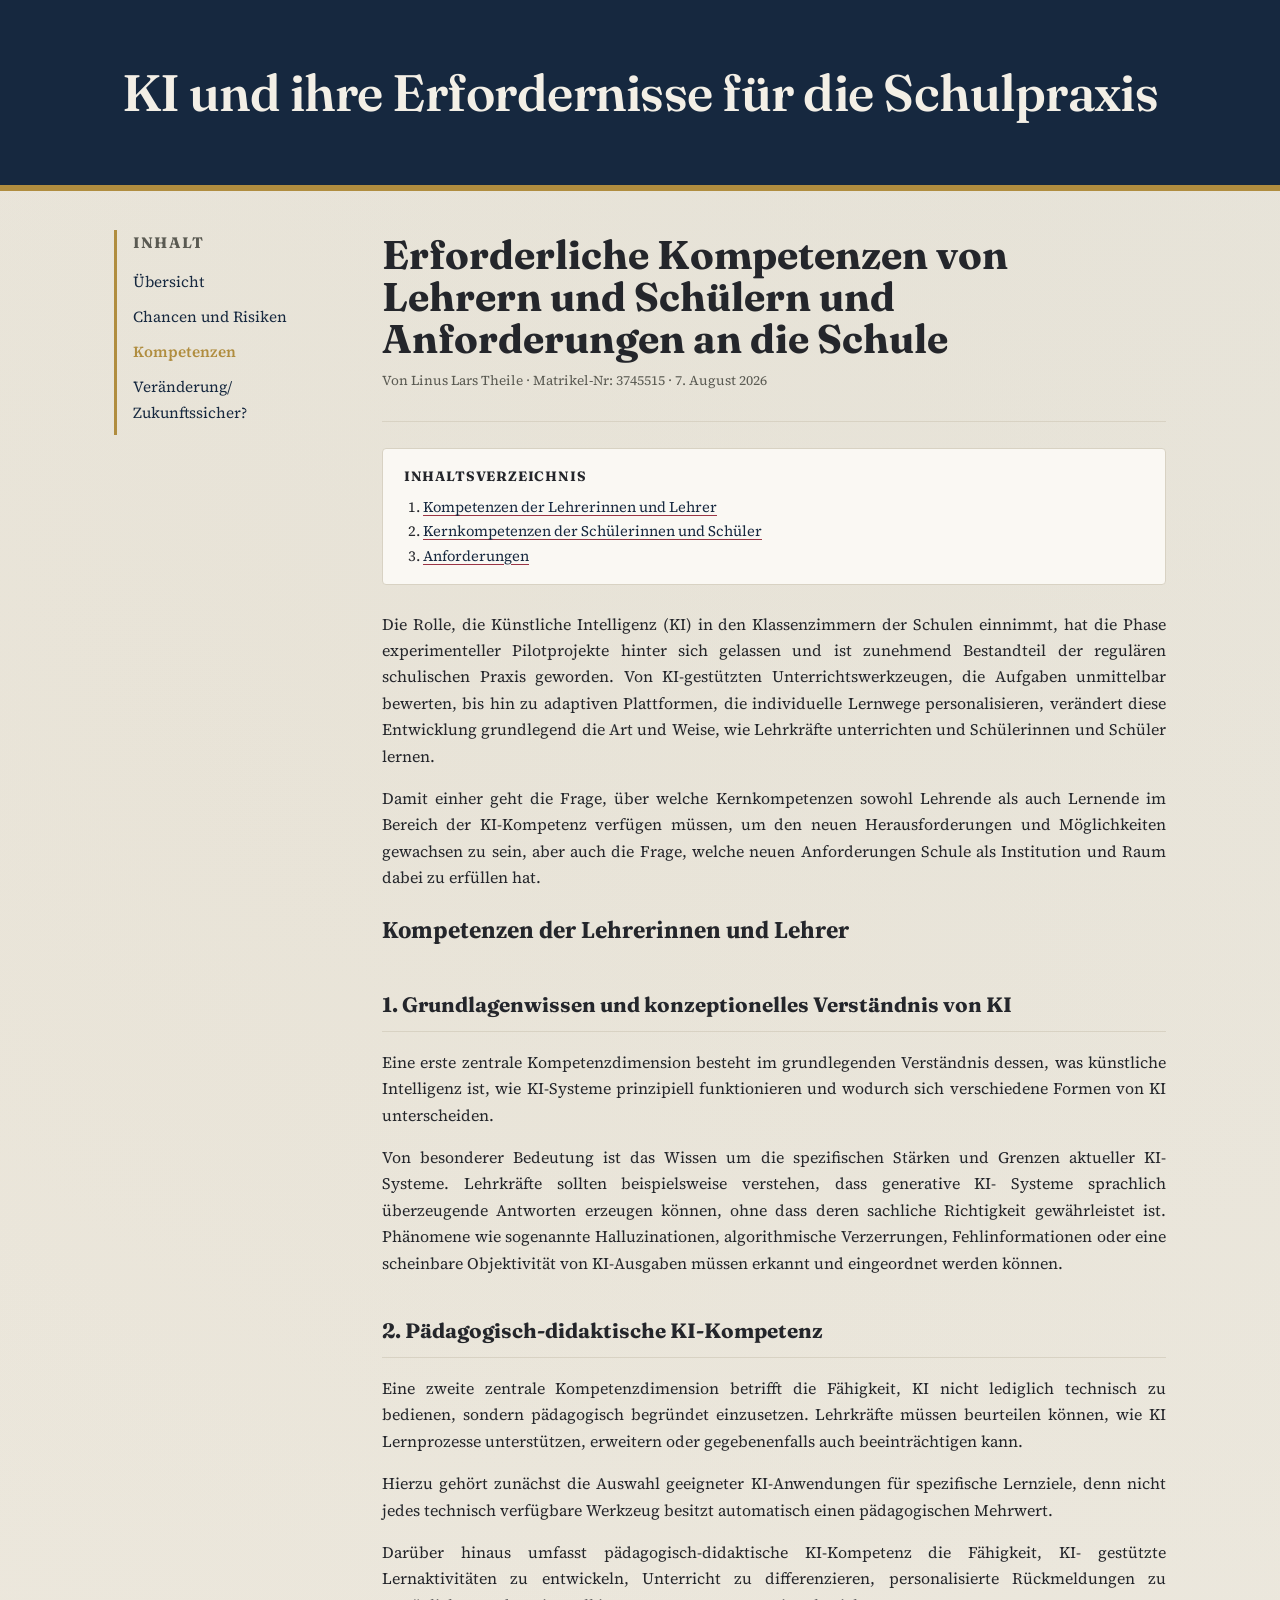
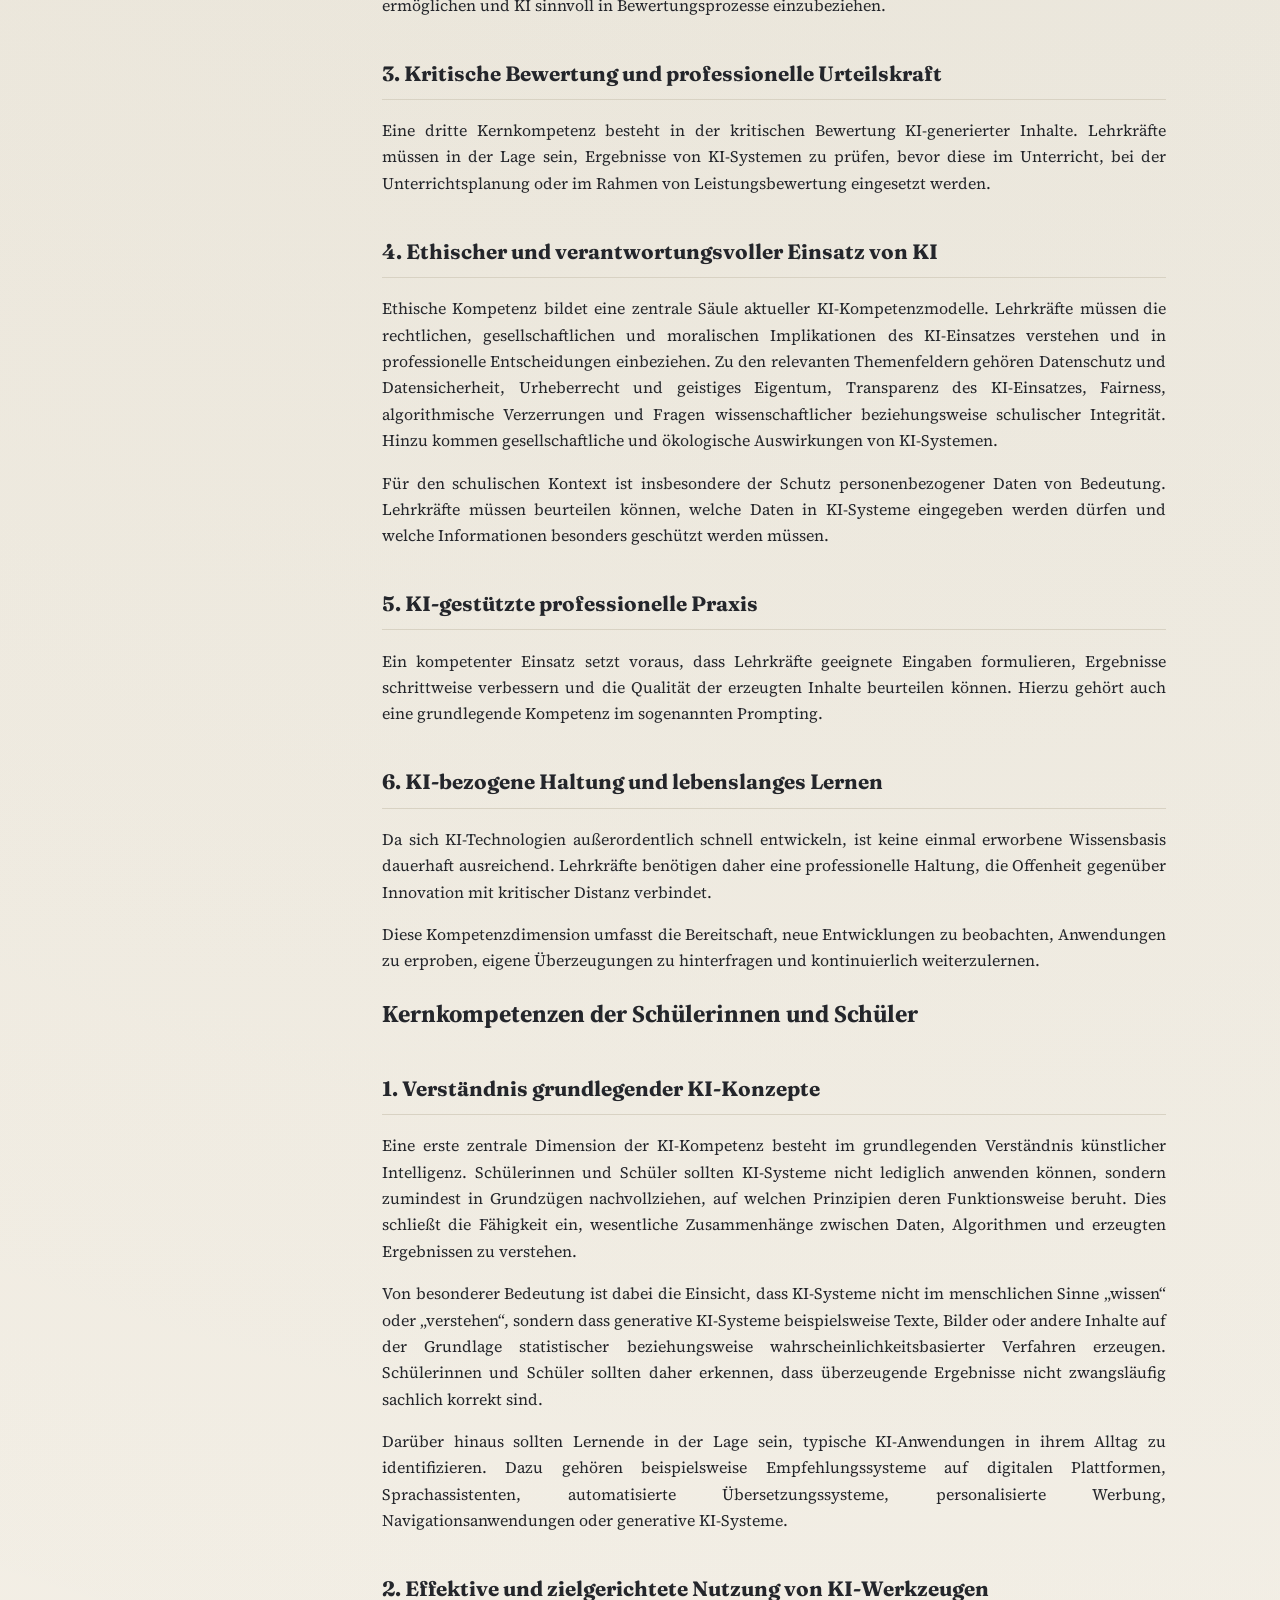
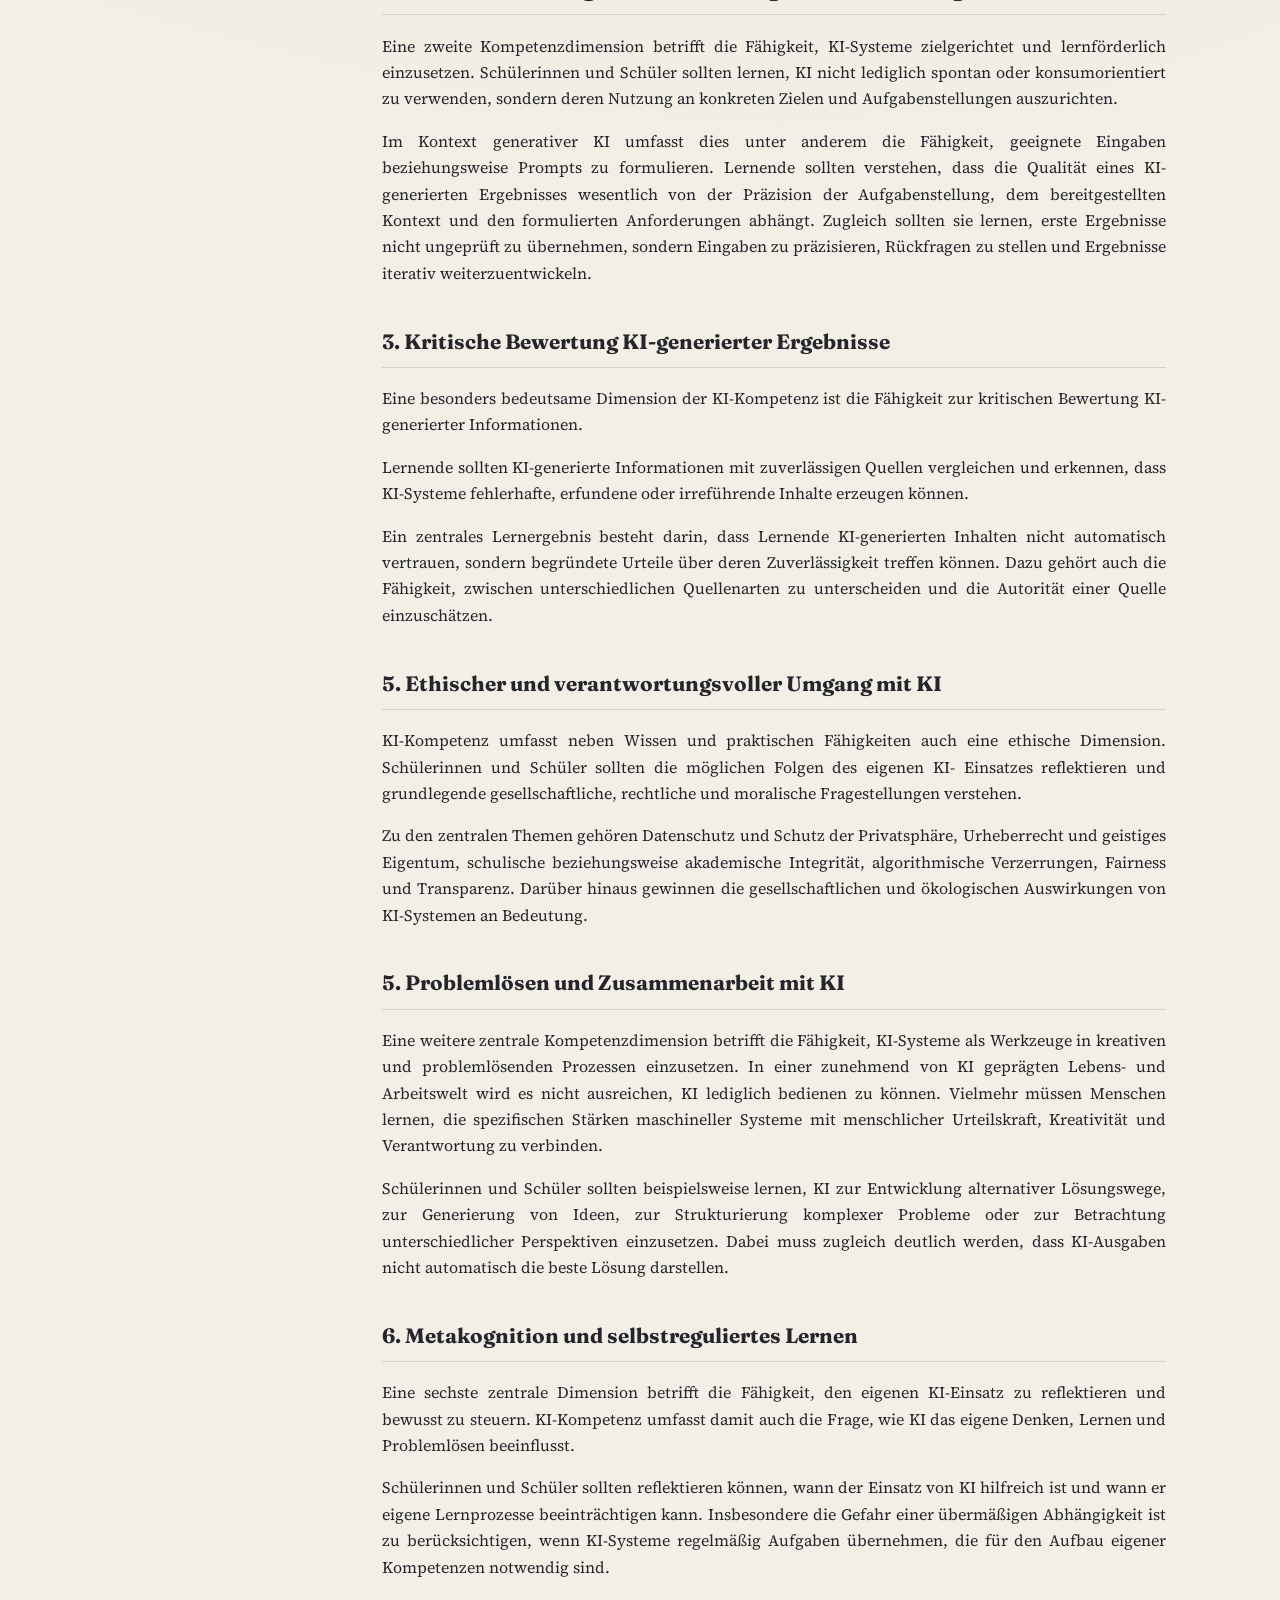
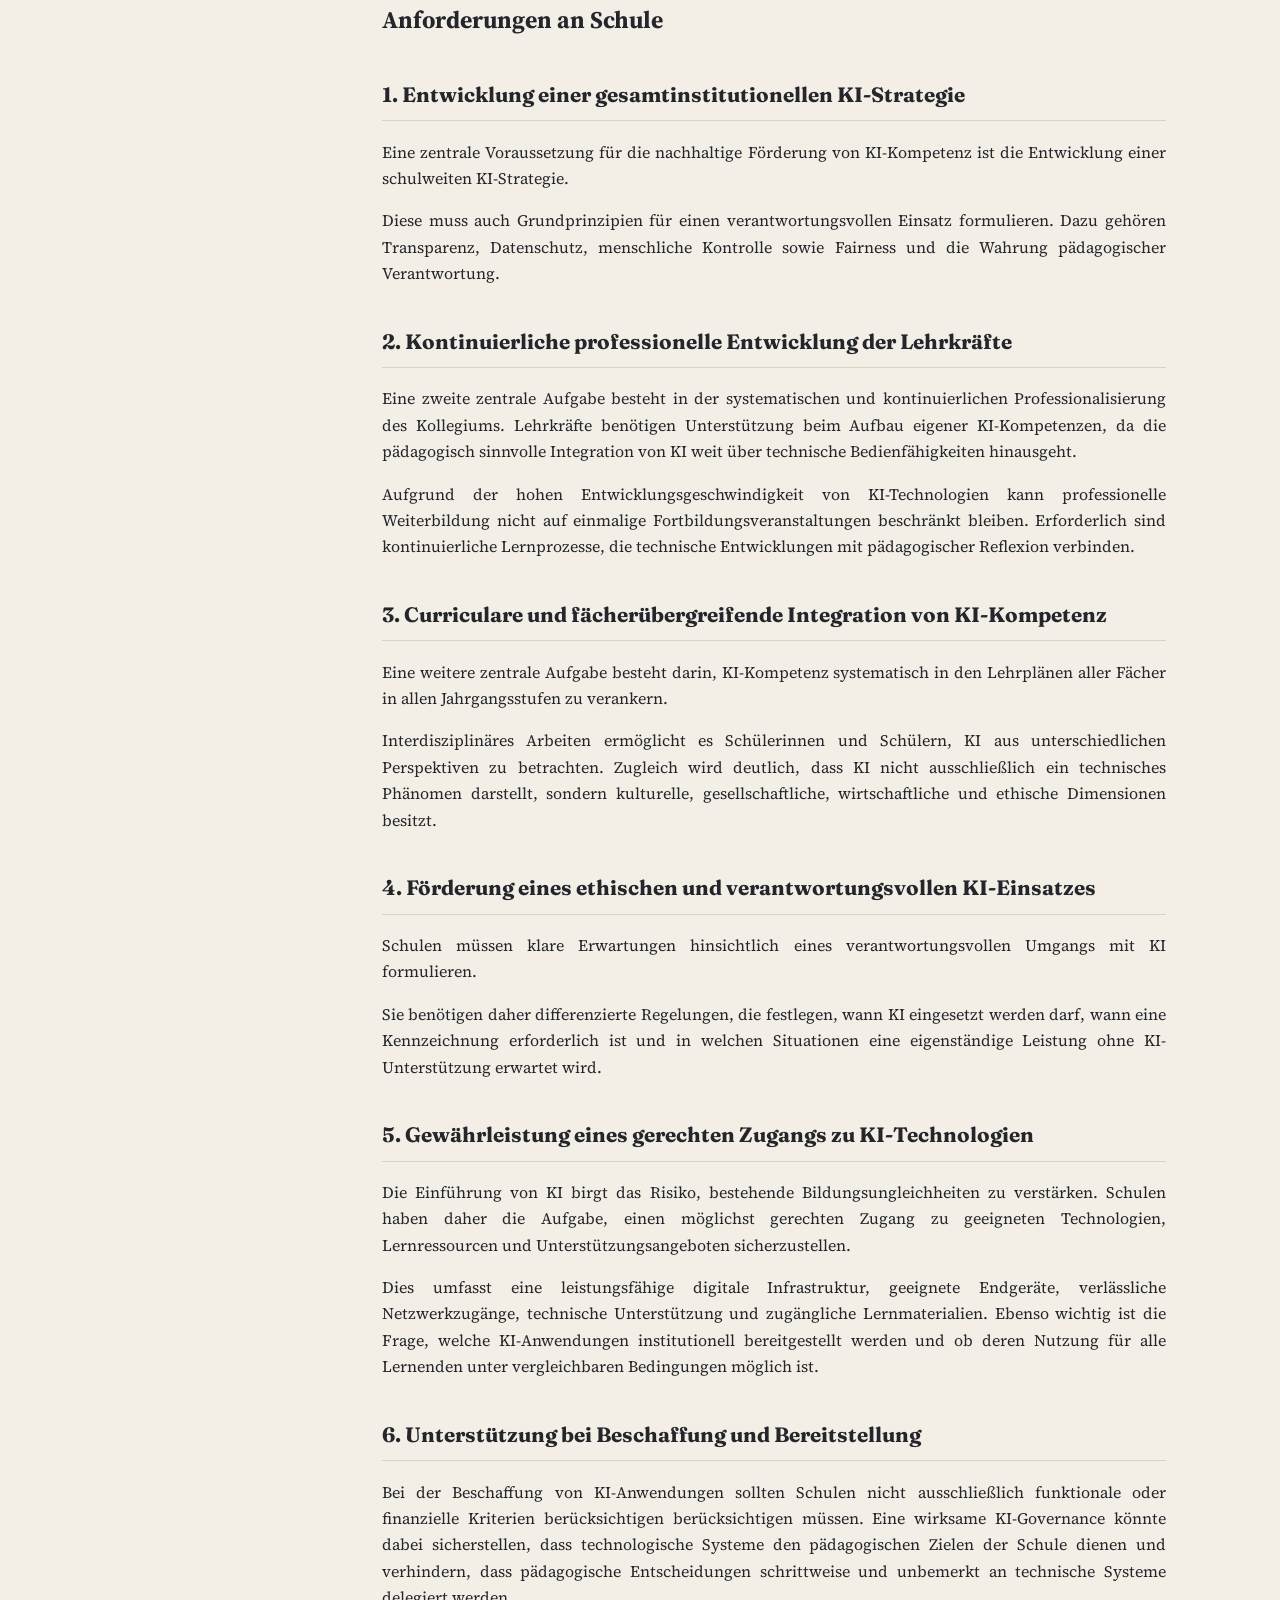
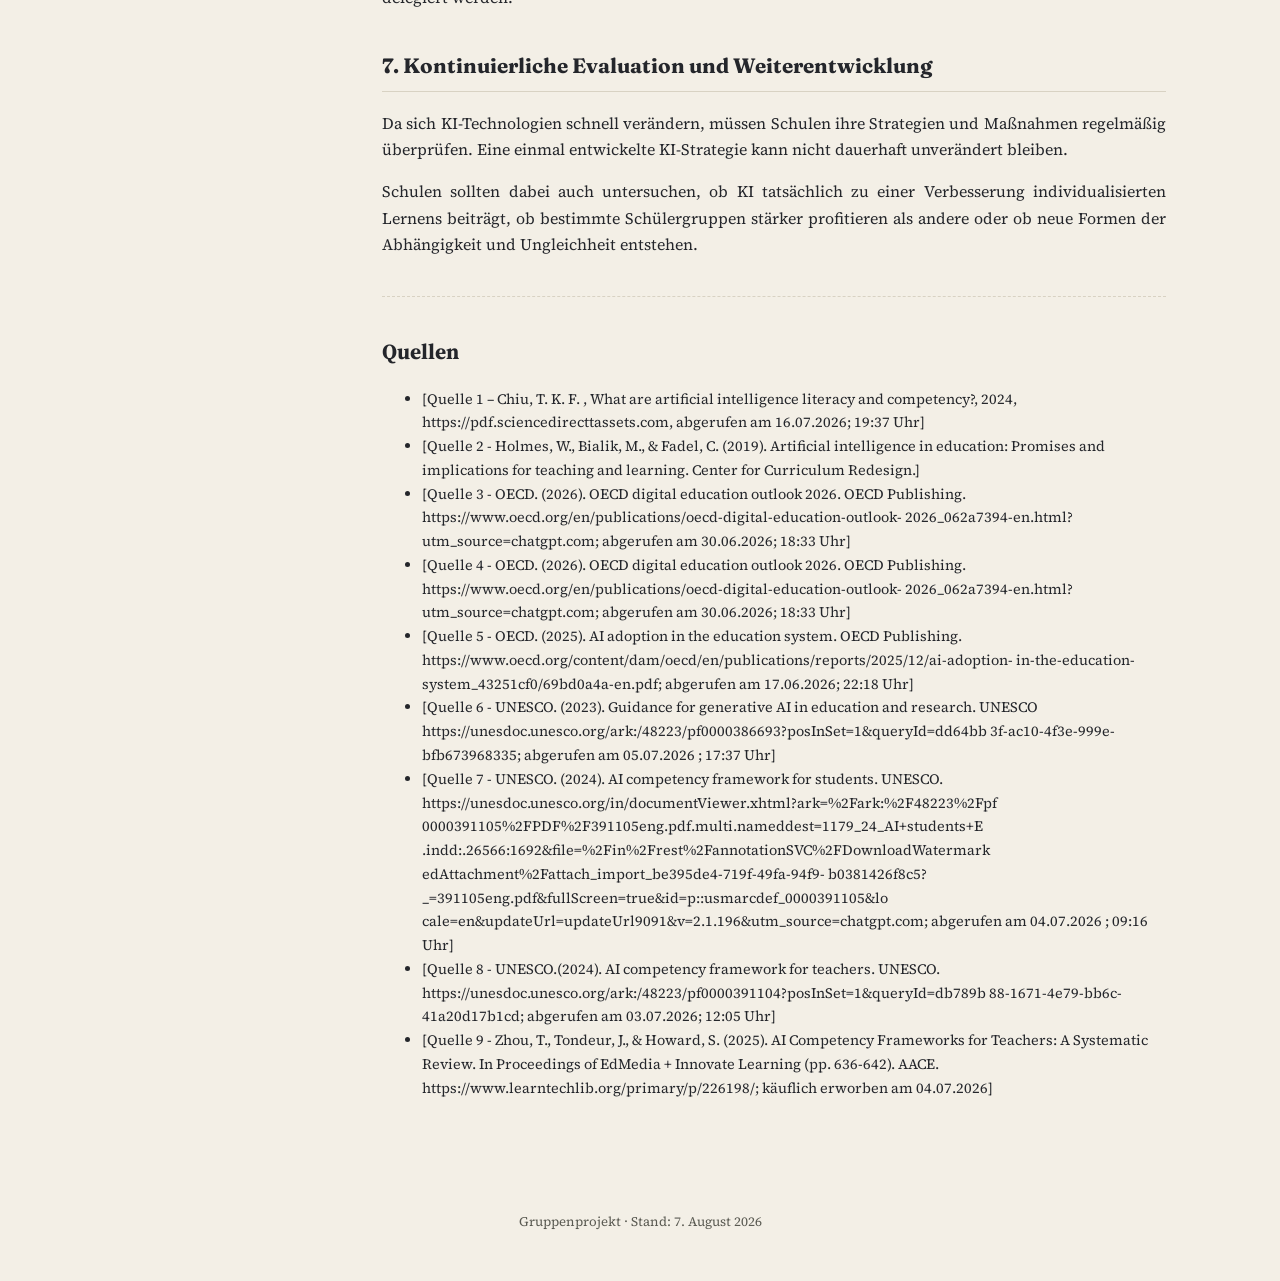
<file: artikel2-vorlage.html>
<!DOCTYPE html>
<html lang="de">
<head>
<meta charset="UTF-8">
<meta name="viewport" content="width=device-width, initial-scale=1.0">
<title>Projekt-Wiki – KI</title>
<link rel="preconnect" href="https://fonts.googleapis.com">
<link href="https://fonts.googleapis.com/css2?family=Fraunces:opsz,wght@9..144,500;9..144,600;9..144,700&family=Source+Serif+4:wght@400;500;600&display=swap" rel="stylesheet">
<link rel="stylesheet" href="styles.css">
</head>
<body>

<header class="site-header">
  <div class="header-inner">
    <h1>KI und ihre Erfordernisse für die Schulpraxis</h1>
  </div>
</header>

<div class="layout">

  <nav class="sidebar" aria-label="Seitennavigation">
    <h2>Inhalt</h2>
    <ul>
      <li><a href="index.html">Übersicht</a></li>
      <li><a href="artikel1-vorlage.html">Chancen und Risiken</a></li>
      <li><a href="artikel2-vorlage.html"class="active">Kompetenzen</a></li>
      <li><a href="artikel3-vorlage.html">Veränderung/ Zukunftssicher?</a></li>
      <!-- Weitere Texte hier verlinken, siehe index.html -->
    </ul>
  </nav>

  <main>

    <div class="article-header">
      <h1>Erforderliche Kompetenzen von Lehrern und Schülern und Anforderungen an die Schule</h1>
      <p class="article-meta">Von Linus Lars Theile &middot; Matrikel-Nr: 3745515 &middot; 7. August 2026</p>
    </div>

    <nav class="toc" aria-label="Inhaltsverzeichnis">
      <h2>Inhaltsverzeichnis</h2>
      <ol>
        <li><a href="#KompetenzenderLehrerinnenundLehrer">Kompetenzen der Lehrerinnen und Lehrer</a></li>
        <li><a href="#KernkompetenzenderSchuelerinnenundSchueler">Kernkompetenzen der Schülerinnen und Schüler</a></li>
        <li><a href="#Anforderungen">Anforderungen</a></li>
      </ol>
    </nav>

    <article class="text-body">
      <p>Die Rolle, die Künstliche Intelligenz (KI) in den Klassenzimmern der Schulen einnimmt,
hat die Phase experimenteller Pilotprojekte hinter sich gelassen und ist zunehmend
Bestandteil der regulären schulischen Praxis geworden. Von KI-gestützten
Unterrichtswerkzeugen, die Aufgaben unmittelbar bewerten, bis hin zu adaptiven
Plattformen, die individuelle Lernwege personalisieren, verändert diese Entwicklung
grundlegend die Art und Weise, wie Lehrkräfte unterrichten und Schülerinnen und
Schüler lernen.</p>
<p>Damit einher geht die Frage, über welche Kernkompetenzen sowohl Lehrende als
auch Lernende im Bereich der KI-Kompetenz verfügen müssen, um den neuen
Herausforderungen und Möglichkeiten gewachsen zu sein, aber auch die Frage,
welche neuen Anforderungen Schule als Institution und Raum dabei zu erfüllen hat.</p>
      <h1 id="KompetenzenderLehrerinnenundLehrer">Kompetenzen der Lehrerinnen und Lehrer</h1>
      <p>
        <h2>1. Grundlagenwissen und konzeptionelles Verständnis von KI</h2>
<p>Eine erste zentrale Kompetenzdimension besteht im grundlegenden Verständnis
dessen, was künstliche Intelligenz ist, wie KI-Systeme prinzipiell funktionieren und
wodurch sich verschiedene Formen von KI unterscheiden.</p>
<p>Von besonderer Bedeutung ist das Wissen um die spezifischen Stärken und Grenzen
aktueller KI-Systeme. Lehrkräfte sollten beispielsweise verstehen, dass generative KI-
Systeme sprachlich überzeugende Antworten erzeugen können, ohne dass deren
sachliche Richtigkeit gewährleistet ist. Phänomene wie sogenannte Halluzinationen,
algorithmische Verzerrungen, Fehlinformationen oder eine scheinbare Objektivität von
KI-Ausgaben müssen erkannt und eingeordnet werden können.</p>
<h2>2. Pädagogisch-didaktische KI-Kompetenz</h2>
<p>Eine zweite zentrale Kompetenzdimension betrifft die Fähigkeit, KI nicht lediglich
technisch zu bedienen, sondern pädagogisch begründet einzusetzen. Lehrkräfte
müssen beurteilen können, wie KI Lernprozesse unterstützen, erweitern oder
gegebenenfalls auch beeinträchtigen kann.</p>
<p>
  Hierzu gehört zunächst die Auswahl geeigneter KI-Anwendungen für spezifische
Lernziele, denn nicht jedes technisch verfügbare Werkzeug besitzt automatisch einen
pädagogischen Mehrwert.
</p>
<p>
  Darüber hinaus umfasst pädagogisch-didaktische KI-Kompetenz die Fähigkeit, KI-
gestützte Lernaktivitäten zu entwickeln, Unterricht zu differenzieren, personalisierte
Rückmeldungen zu ermöglichen und KI sinnvoll in Bewertungsprozesse
einzubeziehen.
</p>
<h2>3. Kritische Bewertung und professionelle Urteilskraft</h2>
<p>Eine dritte Kernkompetenz besteht in der kritischen Bewertung KI-generierter Inhalte.
Lehrkräfte müssen in der Lage sein, Ergebnisse von KI-Systemen zu prüfen, bevor
diese im Unterricht, bei der Unterrichtsplanung oder im Rahmen von
Leistungsbewertung eingesetzt werden.</p>
<h2>4. Ethischer und verantwortungsvoller Einsatz von KI</h2>
<p>
  Ethische Kompetenz bildet eine zentrale Säule aktueller KI-Kompetenzmodelle.
Lehrkräfte müssen die rechtlichen, gesellschaftlichen und moralischen Implikationen
des KI-Einsatzes verstehen und in professionelle Entscheidungen einbeziehen.
Zu den relevanten Themenfeldern gehören Datenschutz und Datensicherheit,
Urheberrecht und geistiges Eigentum, Transparenz des KI-Einsatzes, Fairness,
algorithmische Verzerrungen und Fragen wissenschaftlicher beziehungsweise
schulischer Integrität. Hinzu kommen gesellschaftliche und ökologische Auswirkungen
von KI-Systemen.
</p>
<p>
  Für den schulischen Kontext ist insbesondere der Schutz personenbezogener Daten
von Bedeutung. Lehrkräfte müssen beurteilen können, welche Daten in KI-Systeme
eingegeben werden dürfen und welche Informationen besonders geschützt werden
müssen.
</p>
<h2>5. KI-gestützte professionelle Praxis</h2>
<p>
  Ein kompetenter Einsatz setzt voraus, dass Lehrkräfte geeignete Eingaben
formulieren, Ergebnisse schrittweise verbessern und die Qualität der erzeugten Inhalte
beurteilen können. Hierzu gehört auch eine grundlegende Kompetenz im sogenannten
Prompting.
</p>
<h2>6. KI-bezogene Haltung und lebenslanges Lernen</h2>
<p>
  Da sich KI-Technologien außerordentlich schnell entwickeln, ist keine einmal
erworbene Wissensbasis dauerhaft ausreichend. Lehrkräfte benötigen daher eine
professionelle Haltung, die Offenheit gegenüber Innovation mit kritischer Distanz
verbindet.
</p>
<p>
Diese Kompetenzdimension umfasst die Bereitschaft, neue Entwicklungen zu
beobachten, Anwendungen zu erproben, eigene Überzeugungen zu hinterfragen und
kontinuierlich weiterzulernen.
</p>
      </p>

      <h1 id="KernkompetenzenderSchuelerinnenundSchueler">Kernkompetenzen der Schülerinnen und Schüler</h1>
      <p>
        <h2>1. Verständnis grundlegender KI-Konzepte</h2>
<p>
  Eine erste zentrale Dimension der KI-Kompetenz besteht im grundlegenden
Verständnis künstlicher Intelligenz. Schülerinnen und Schüler sollten KI-Systeme nicht
lediglich anwenden können, sondern zumindest in Grundzügen nachvollziehen, auf
welchen Prinzipien deren Funktionsweise beruht. Dies schließt die Fähigkeit ein,
wesentliche Zusammenhänge zwischen Daten, Algorithmen und erzeugten
Ergebnissen zu verstehen.
</p>
<p>
  Von besonderer Bedeutung ist dabei die Einsicht, dass KI-Systeme nicht im
menschlichen Sinne „wissen“ oder „verstehen“, sondern dass generative KI-Systeme
beispielsweise Texte, Bilder oder andere Inhalte auf der Grundlage statistischer
beziehungsweise wahrscheinlichkeitsbasierter Verfahren erzeugen. Schülerinnen und
Schüler sollten daher erkennen, dass überzeugende Ergebnisse nicht zwangsläufig
sachlich korrekt sind.
</p>
<p>
  Darüber hinaus sollten Lernende in der Lage sein, typische KI-Anwendungen in ihrem
Alltag zu identifizieren. Dazu gehören beispielsweise Empfehlungssysteme auf
digitalen Plattformen, Sprachassistenten, automatisierte Übersetzungssysteme,
personalisierte Werbung, Navigationsanwendungen oder generative KI-Systeme.
</p>
<h2>2. Effektive und zielgerichtete Nutzung von KI-Werkzeugen</h2>
<p>
  Eine zweite Kompetenzdimension betrifft die Fähigkeit, KI-Systeme zielgerichtet und
lernförderlich einzusetzen. Schülerinnen und Schüler sollten lernen, KI nicht lediglich
spontan oder konsumorientiert zu verwenden, sondern deren Nutzung an konkreten
Zielen und Aufgabenstellungen auszurichten.
</p>
<p>
  Im Kontext generativer KI umfasst dies unter anderem die Fähigkeit, geeignete
Eingaben beziehungsweise Prompts zu formulieren. Lernende sollten verstehen, dass
die Qualität eines KI-generierten Ergebnisses wesentlich von der Präzision der
Aufgabenstellung, dem bereitgestellten Kontext und den formulierten Anforderungen
abhängt. Zugleich sollten sie lernen, erste Ergebnisse nicht ungeprüft zu übernehmen,
sondern Eingaben zu präzisieren, Rückfragen zu stellen und Ergebnisse iterativ
weiterzuentwickeln.
</p>
<h2>3. Kritische Bewertung KI-generierter Ergebnisse</h2>
<p>
  Eine besonders bedeutsame Dimension der KI-Kompetenz ist die Fähigkeit zur
kritischen Bewertung KI-generierter Informationen.
</p>
<p>
  Lernende sollten KI-generierte Informationen mit zuverlässigen Quellen vergleichen
und erkennen, dass KI-Systeme fehlerhafte, erfundene oder irreführende Inhalte
erzeugen können.
</p>
<p>
  Ein zentrales Lernergebnis besteht darin, dass Lernende KI-generierten Inhalten nicht
automatisch vertrauen, sondern begründete Urteile über deren Zuverlässigkeit treffen
können. Dazu gehört auch die Fähigkeit, zwischen unterschiedlichen Quellenarten zu
unterscheiden und die Autorität einer Quelle einzuschätzen.
</p>
<h2>5. Ethischer und verantwortungsvoller Umgang mit KI</h2>
<p>
  KI-Kompetenz umfasst neben Wissen und praktischen Fähigkeiten auch eine ethische
Dimension. Schülerinnen und Schüler sollten die möglichen Folgen des eigenen KI-
Einsatzes reflektieren und grundlegende gesellschaftliche, rechtliche und moralische
Fragestellungen verstehen.
</p>
<p>
  Zu den zentralen Themen gehören Datenschutz und Schutz der Privatsphäre,
Urheberrecht und geistiges Eigentum, schulische beziehungsweise akademische
Integrität, algorithmische Verzerrungen, Fairness und Transparenz. Darüber hinaus
gewinnen die gesellschaftlichen und ökologischen Auswirkungen von KI-Systemen an
Bedeutung.
</p>
<h2>5. Problemlösen und Zusammenarbeit mit KI</h2>
<p>
  Eine weitere zentrale Kompetenzdimension betrifft die Fähigkeit, KI-Systeme als
Werkzeuge in kreativen und problemlösenden Prozessen einzusetzen. In einer
zunehmend von KI geprägten Lebens- und Arbeitswelt wird es nicht ausreichen, KI
lediglich bedienen zu können. Vielmehr müssen Menschen lernen, die spezifischen
Stärken maschineller Systeme mit menschlicher Urteilskraft, Kreativität und
Verantwortung zu verbinden.
</p>
<p>
  Schülerinnen und Schüler sollten beispielsweise lernen, KI zur Entwicklung
alternativer Lösungswege, zur Generierung von Ideen, zur Strukturierung komplexer
Probleme oder zur Betrachtung unterschiedlicher Perspektiven einzusetzen. Dabei
muss zugleich deutlich werden, dass KI-Ausgaben nicht automatisch die beste Lösung
darstellen.
</p>
<h2>6. Metakognition und selbstreguliertes Lernen</h2>
<p>
  Eine sechste zentrale Dimension betrifft die Fähigkeit, den eigenen KI-Einsatz zu
reflektieren und bewusst zu steuern. KI-Kompetenz umfasst damit auch die Frage, wie
KI das eigene Denken, Lernen und Problemlösen beeinflusst.
</p>
<p>
  Schülerinnen und Schüler sollten reflektieren können, wann der Einsatz von KI hilfreich
ist und wann er eigene Lernprozesse beeinträchtigen kann. Insbesondere die Gefahr
einer übermäßigen Abhängigkeit ist zu berücksichtigen, wenn KI-Systeme regelmäßig
Aufgaben übernehmen, die für den Aufbau eigener Kompetenzen notwendig sind.
</p>
    </p>
      <h1 id="Anforderungen">Anforderungen an Schule</h1>
      <p>
        <h2>1. Entwicklung einer gesamtinstitutionellen KI-Strategie</h2>
<p>
  Eine zentrale Voraussetzung für die nachhaltige Förderung von KI-Kompetenz ist die
Entwicklung einer schulweiten KI-Strategie.
</p>
<p>
  Diese muss auch Grundprinzipien für einen verantwortungsvollen Einsatz formulieren.
Dazu gehören Transparenz, Datenschutz, menschliche Kontrolle sowie Fairness und
die Wahrung pädagogischer Verantwortung.
</p>
<h2>2. Kontinuierliche professionelle Entwicklung der Lehrkräfte</h2>
<p>
  Eine zweite zentrale Aufgabe besteht in der systematischen und kontinuierlichen
Professionalisierung des Kollegiums. Lehrkräfte benötigen Unterstützung beim Aufbau
eigener KI-Kompetenzen, da die pädagogisch sinnvolle Integration von KI weit über
technische Bedienfähigkeiten hinausgeht.
</p>
<p>
  Aufgrund der hohen Entwicklungsgeschwindigkeit von KI-Technologien kann
professionelle Weiterbildung nicht auf einmalige Fortbildungsveranstaltungen
beschränkt bleiben. Erforderlich sind kontinuierliche Lernprozesse, die technische
Entwicklungen mit pädagogischer Reflexion verbinden.
</p>
<h2>3. Curriculare und fächerübergreifende Integration von KI-Kompetenz</h2>
<p>
  Eine weitere zentrale Aufgabe besteht darin, KI-Kompetenz systematisch in den
Lehrplänen aller Fächer in allen Jahrgangsstufen zu verankern.
</p>
<p>
  Interdisziplinäres Arbeiten ermöglicht es Schülerinnen und Schülern, KI aus
unterschiedlichen Perspektiven zu betrachten. Zugleich wird deutlich, dass KI nicht
ausschließlich ein technisches Phänomen darstellt, sondern kulturelle,
gesellschaftliche, wirtschaftliche und ethische Dimensionen besitzt.
</p>
<h2>4. Förderung eines ethischen und verantwortungsvollen KI-Einsatzes</h2>
<p>
  Schulen müssen klare Erwartungen hinsichtlich eines verantwortungsvollen Umgangs
mit KI formulieren.
</p>
<p>
  Sie benötigen daher differenzierte Regelungen, die festlegen, wann KI eingesetzt
werden darf, wann eine Kennzeichnung erforderlich ist und in welchen Situationen eine
eigenständige Leistung ohne KI-Unterstützung erwartet wird.
</p>
<h2>5. Gewährleistung eines gerechten Zugangs zu KI-Technologien</h2>
<p>
  Die Einführung von KI birgt das Risiko, bestehende Bildungsungleichheiten zu
verstärken. Schulen haben daher die Aufgabe, einen möglichst gerechten Zugang zu
geeigneten Technologien, Lernressourcen und Unterstützungsangeboten
sicherzustellen.
</p>
<p>
  Dies umfasst eine leistungsfähige digitale Infrastruktur, geeignete Endgeräte,
verlässliche Netzwerkzugänge, technische Unterstützung und zugängliche
Lernmaterialien. Ebenso wichtig ist die Frage, welche KI-Anwendungen institutionell
bereitgestellt werden und ob deren Nutzung für alle Lernenden unter vergleichbaren
Bedingungen möglich ist.
</p>
<h2>6. Unterstützung bei Beschaffung und Bereitstellung</h2>
<p>
  Bei der Beschaffung von KI-Anwendungen sollten Schulen nicht ausschließlich
funktionale oder finanzielle Kriterien berücksichtigen berücksichtigen müssen.
Eine wirksame KI-Governance könnte dabei sicherstellen, dass technologische
Systeme den pädagogischen Zielen der Schule dienen und verhindern, dass
pädagogische Entscheidungen schrittweise und unbemerkt an technische Systeme
delegiert werden.
</p>
<h2>7. Kontinuierliche Evaluation und Weiterentwicklung</h2>
<p>
  Da sich KI-Technologien schnell verändern, müssen Schulen ihre Strategien und
Maßnahmen regelmäßig überprüfen. Eine einmal entwickelte KI-Strategie kann nicht
dauerhaft unverändert bleiben.
</p>
<p>
  Schulen sollten dabei auch untersuchen, ob KI tatsächlich zu einer Verbesserung
individualisierten Lernens beiträgt, ob bestimmte Schülergruppen stärker profitieren
als andere oder ob neue Formen der Abhängigkeit und Ungleichheit entstehen.
</p>
      </p>
    </article>

    <section class="sources">
      <h1>Quellen</h1>
      <ul>
        <li>
          [Quelle 1 – Chiu, T. K. F. , What are artificial intelligence literacy and competency?, 2024, https://pdf.sciencedirecttassets.com, abgerufen am 16.07.2026; 19:37 Uhr]
        </li>
        <li>
          [Quelle 2 - Holmes, W., Bialik, M., & Fadel, C. (2019). Artificial intelligence in education: Promises
and implications for teaching and learning. Center for Curriculum Redesign.]
        </li>
        <li>
          [Quelle 3 - OECD. (2026). OECD digital education outlook 2026. OECD Publishing.
https://www.oecd.org/en/publications/oecd-digital-education-outlook-
2026_062a7394-en.html?utm_source=chatgpt.com; abgerufen am 30.06.2026; 18:33
Uhr]
        </li>
        <li>
          [Quelle 4 - OECD. (2026). OECD digital education outlook 2026. OECD Publishing.
https://www.oecd.org/en/publications/oecd-digital-education-outlook-
2026_062a7394-en.html?utm_source=chatgpt.com; abgerufen am 30.06.2026; 18:33
Uhr]
        </li>
        <li>
          [Quelle 5 - OECD. (2025). AI adoption in the education system. OECD Publishing.
https://www.oecd.org/content/dam/oecd/en/publications/reports/2025/12/ai-adoption-
in-the-education-system_43251cf0/69bd0a4a-en.pdf; abgerufen am 17.06.2026;
22:18 Uhr]
        </li>
        <li>
          [Quelle 6 - UNESCO. (2023). Guidance for generative AI in education and research. UNESCO
https://unesdoc.unesco.org/ark:/48223/pf0000386693?posInSet=1&queryId=dd64bb
3f-ac10-4f3e-999e-bfb673968335; abgerufen am 05.07.2026 ; 17:37 Uhr]
        </li>
        <li>
          [Quelle 7 - UNESCO. (2024). AI competency framework for students. UNESCO.
https://unesdoc.unesco.org/in/documentViewer.xhtml?ark=%2Fark:%2F48223%2Fpf
0000391105%2FPDF%2F391105eng.pdf.multi.nameddest=1179_24_AI+students+E
.indd:.26566:1692&file=%2Fin%2Frest%2FannotationSVC%2FDownloadWatermark
edAttachment%2Fattach_import_be395de4-719f-49fa-94f9-
b0381426f8c5?_=391105eng.pdf&fullScreen=true&id=p::usmarcdef_0000391105&lo
cale=en&updateUrl=updateUrl9091&v=2.1.196&utm_source=chatgpt.com; abgerufen
am 04.07.2026 ; 09:16 Uhr]
        </li>
        <li>
          [Quelle 8 - UNESCO.(2024). AI competency framework for teachers. UNESCO.
https://unesdoc.unesco.org/ark:/48223/pf0000391104?posInSet=1&queryId=db789b
88-1671-4e79-bb6c-41a20d17b1cd; abgerufen am 03.07.2026; 12:05 Uhr]
        </li>
        <li>
          [Quelle 9 - Zhou, T., Tondeur, J., & Howard, S. (2025). AI Competency Frameworks for Teachers:
A Systematic Review. In Proceedings of EdMedia + Innovate Learning (pp. 636-642).
AACE. https://www.learntechlib.org/primary/p/226198/; käuflich erworben am
04.07.2026]
        </li>
      </ul>
    </section>
  </main>

</div>

<footer>
  Gruppenprojekt &middot; Stand: 7. August 2026
</footer>

</body>
</html>
</file>
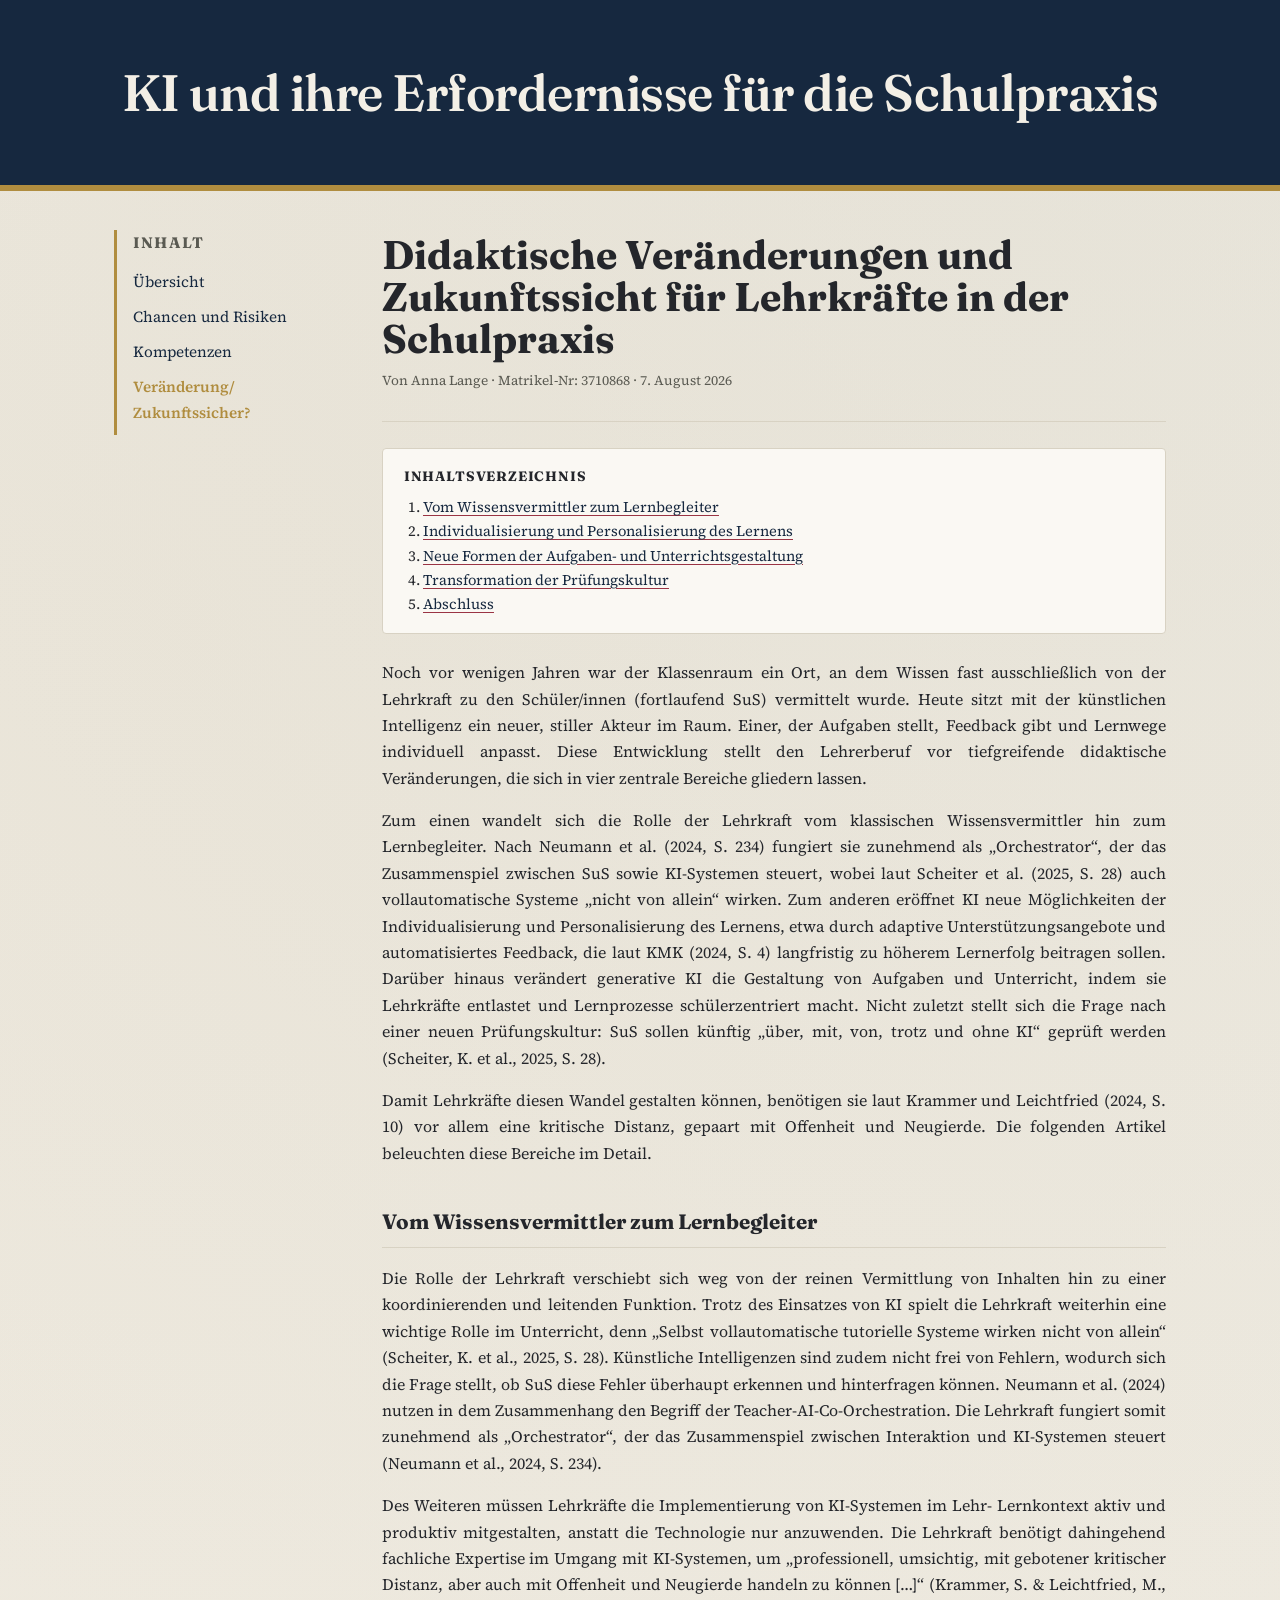
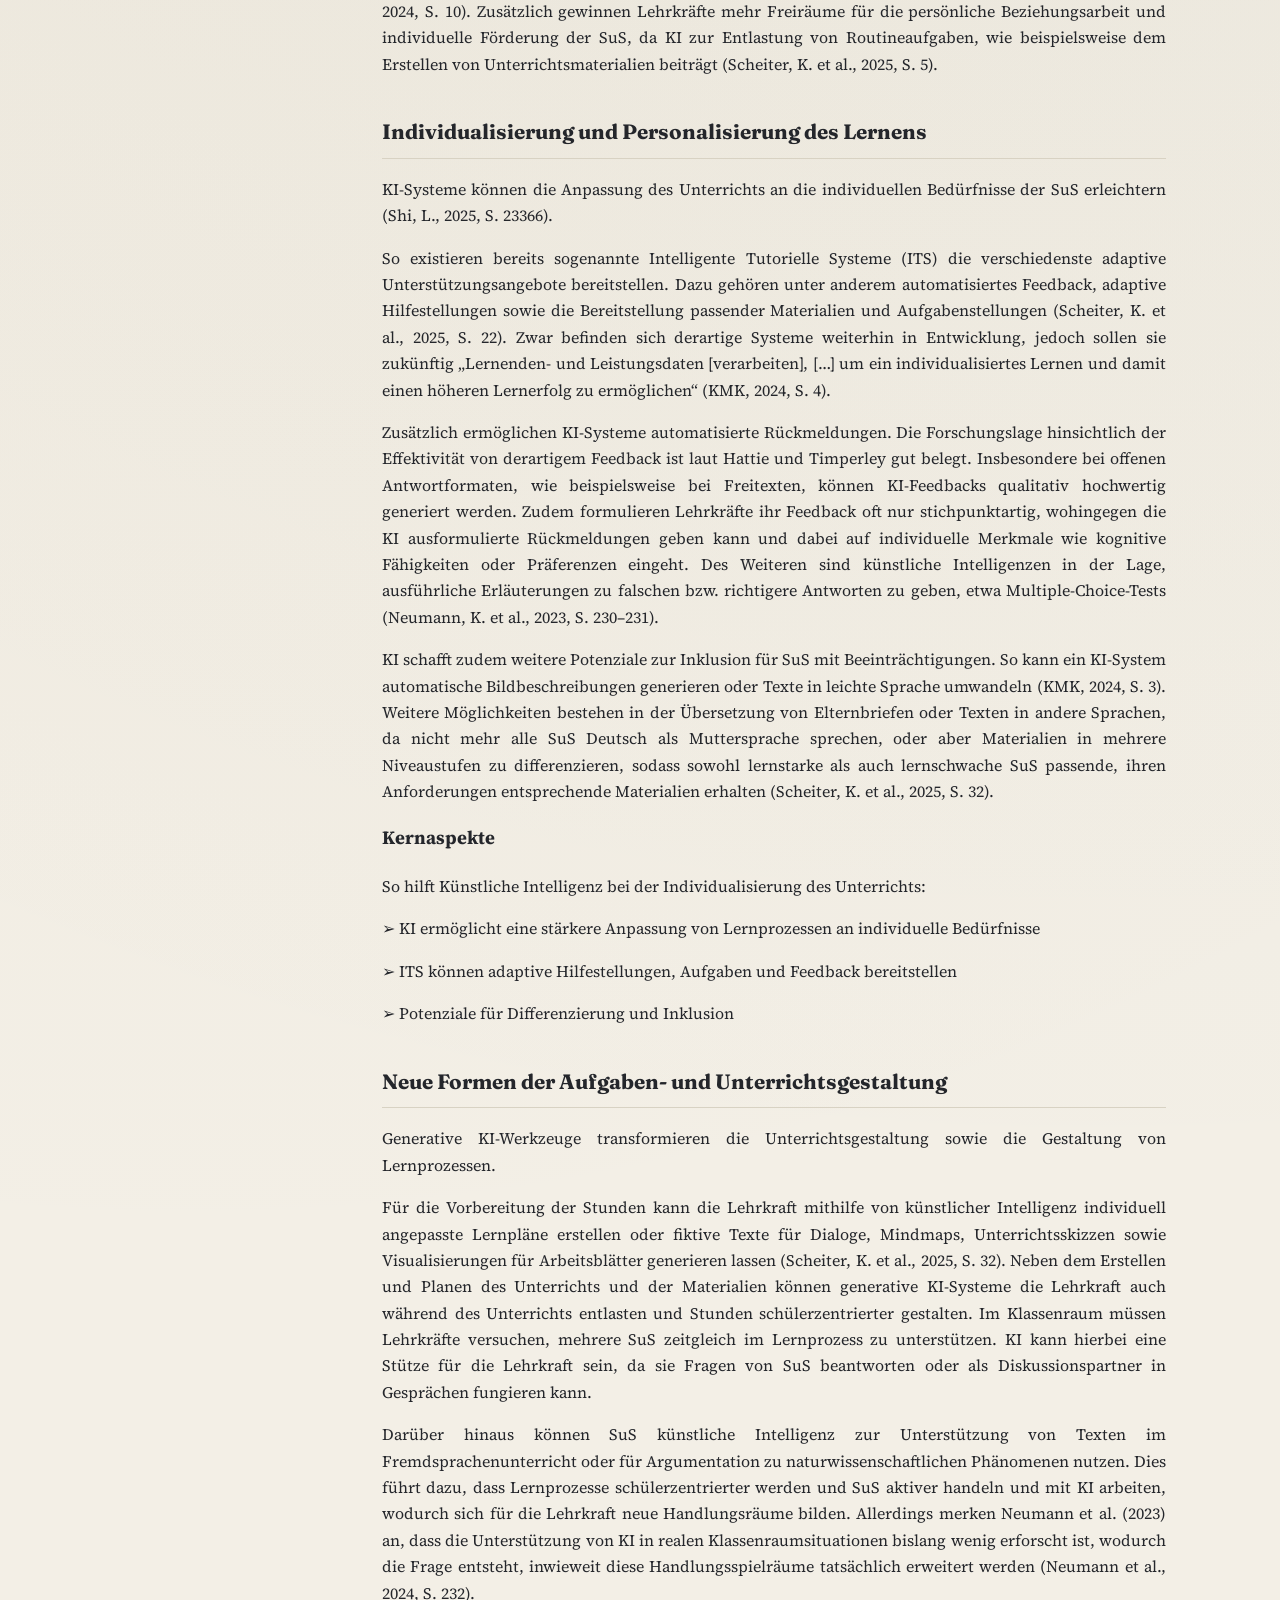
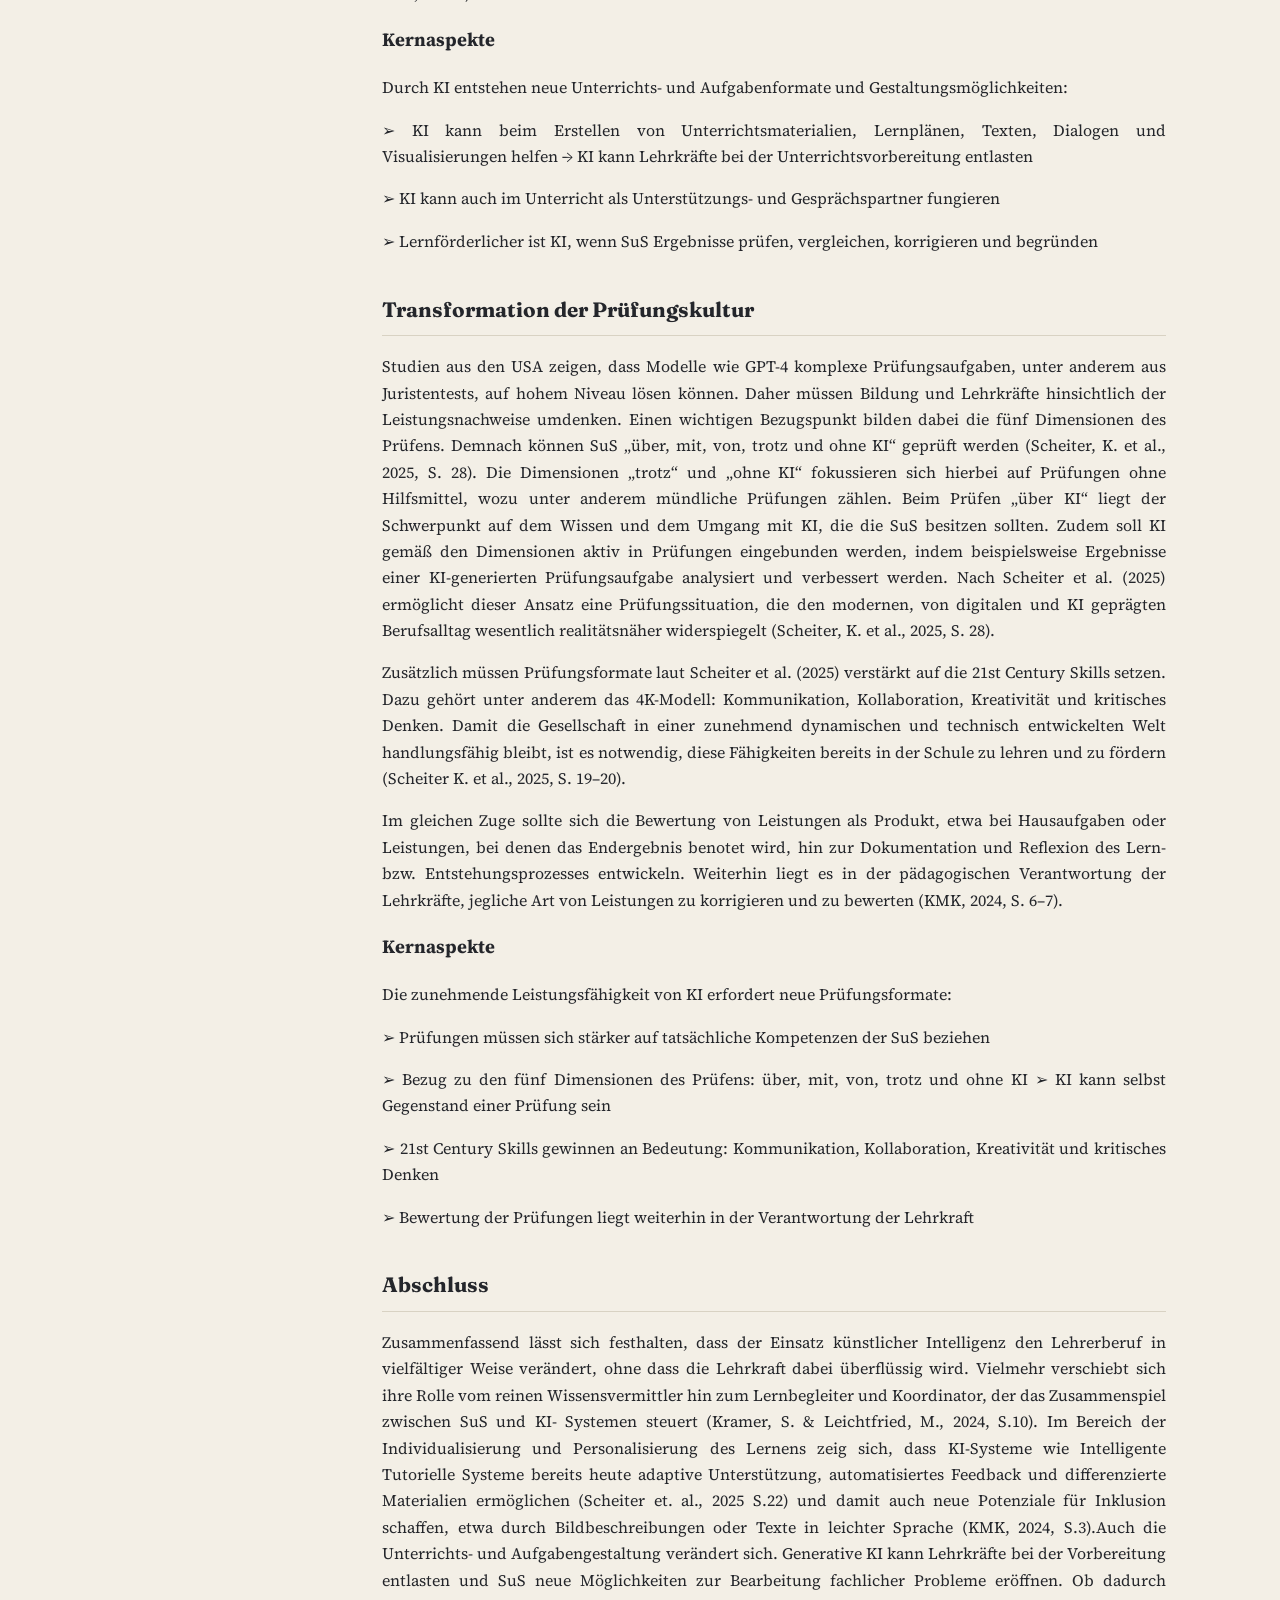
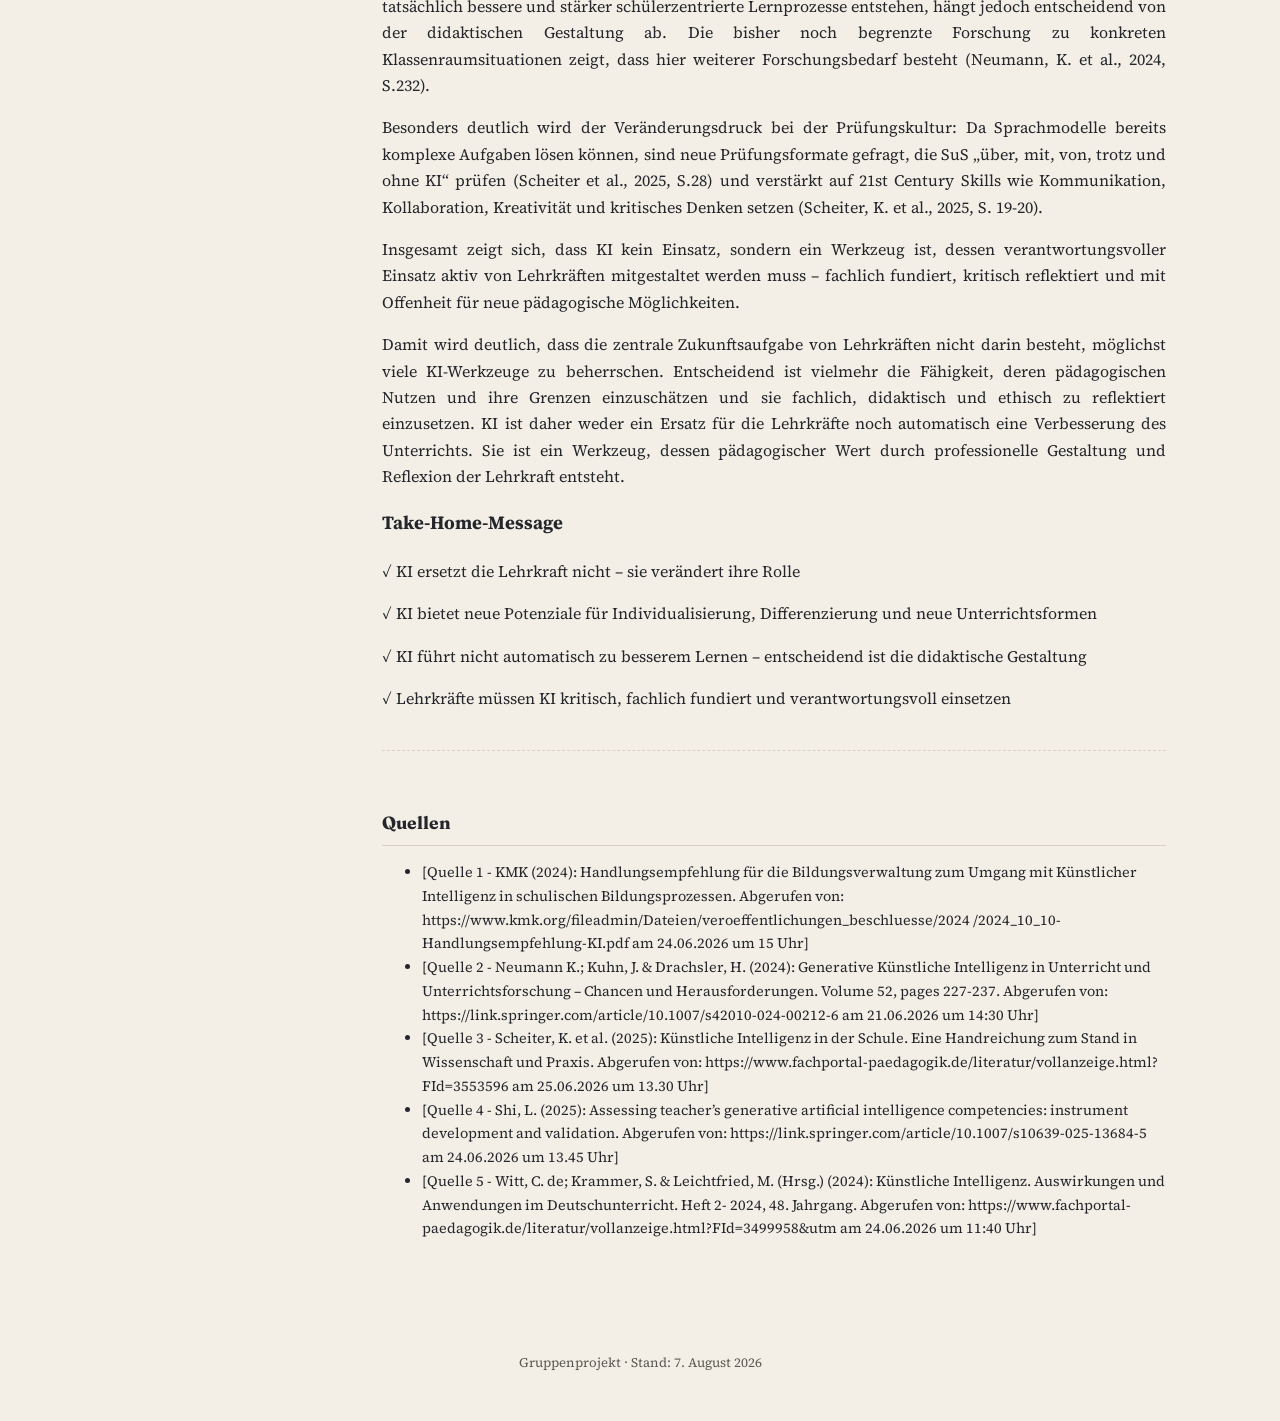
<file: artikel3-vorlage.html>
<!DOCTYPE html>
<html lang="de">
<head>
<meta charset="UTF-8">
<meta name="viewport" content="width=device-width, initial-scale=1.0">
<title>Projekt-Wiki – KI</title>
<link rel="preconnect" href="https://fonts.googleapis.com">
<link href="https://fonts.googleapis.com/css2?family=Fraunces:opsz,wght@9..144,500;9..144,600;9..144,700&family=Source+Serif+4:wght@400;500;600&display=swap" rel="stylesheet">
<link rel="stylesheet" href="styles.css">
</head>
<body>

<header class="site-header">
  <div class="header-inner">
    <h1>KI und ihre Erfordernisse für die Schulpraxis</h1>
  </div>
</header>

<div class="layout">

  <nav class="sidebar" aria-label="Seitennavigation">
    <h2>Inhalt</h2>
    <ul>
     <li><a href="index.html">Übersicht</a></li>
      <li><a href="artikel1-vorlage.html">Chancen und Risiken</a></li>
      <li><a href="artikel2-vorlage.html">Kompetenzen</a></li>
      <li><a href="artikel3-vorlage.html"class="active">Veränderung/ Zukunftssicher?</a></li>
      <!-- Weitere Texte hier verlinken, siehe index.html -->
    </ul>
  </nav>

  <main>

    <div class="article-header">
      <h1>Didaktische Veränderungen und Zukunftssicht für Lehrkräfte in
der Schulpraxis</h1>
      <p class="article-meta">Von Anna Lange &middot; Matrikel-Nr: 3710868 &middot; 7. August 2026</p>
    </div>

    <nav class="toc" aria-label="Inhaltsverzeichnis">
      <h2>Inhaltsverzeichnis</h2>
      <ol>
        <li><a href="#VomWissensvermittlerzumLernbegleiter">Vom Wissensvermittler zum Lernbegleiter</a></li>
        <li><a href="#IndividualisierungundPersonalisierungdesLernens">Individualisierung und Personalisierung des Lernens</a></li>
        <li><a href="#NeueFormenderAufgaben-undUnterrichtsgestaltung">Neue Formen der Aufgaben- und Unterrichtsgestaltung</a></li>
        <li><a href="#TransformationderPrüfungskultur">Transformation der Prüfungskultur</a></li>
        <li><a href="#Abschluss">Abschluss</a></li>
      </ol>
    </nav>

    <article class="text-body">
      <p>
        Noch vor wenigen Jahren war der Klassenraum ein Ort, an dem Wissen fast
ausschließlich von der Lehrkraft zu den Schüler/innen (fortlaufend SuS) vermittelt
wurde. Heute sitzt mit der künstlichen Intelligenz ein neuer, stiller Akteur im Raum.
Einer, der Aufgaben stellt, Feedback gibt und Lernwege individuell anpasst. Diese
Entwicklung stellt den Lehrerberuf vor tiefgreifende didaktische Veränderungen, die
sich in vier zentrale Bereiche gliedern lassen.
</p>
<p>
Zum einen wandelt sich die Rolle der Lehrkraft vom klassischen Wissensvermittler hin
zum Lernbegleiter. Nach Neumann et al. (2024, S. 234) fungiert sie zunehmend als
„Orchestrator“, der das Zusammenspiel zwischen SuS sowie KI-Systemen steuert,
wobei laut Scheiter et al. (2025, S. 28) auch vollautomatische Systeme „nicht von
allein“ wirken. Zum anderen eröffnet KI neue Möglichkeiten der Individualisierung und
Personalisierung des Lernens, etwa durch adaptive Unterstützungsangebote und
automatisiertes Feedback, die laut KMK (2024, S. 4) langfristig zu höherem Lernerfolg
beitragen sollen. Darüber hinaus verändert generative KI die Gestaltung von Aufgaben
und Unterricht, indem sie Lehrkräfte entlastet und Lernprozesse schülerzentriert
macht. Nicht zuletzt stellt sich die Frage nach einer neuen Prüfungskultur: SuS sollen
künftig „über, mit, von, trotz und ohne KI“ geprüft werden (Scheiter, K. et al., 2025, S.
28).
</p>
<p>
Damit Lehrkräfte diesen Wandel gestalten können, benötigen sie laut Krammer und
Leichtfried (2024, S. 10) vor allem eine kritische Distanz, gepaart mit Offenheit und
Neugierde. Die folgenden Artikel beleuchten diese Bereiche im Detail.
</p>

      <h2 id="VomWissensvermittlerzumLernbegleiter">Vom Wissensvermittler zum Lernbegleiter</h2>
      <p>
        Die Rolle der Lehrkraft verschiebt sich weg von der reinen Vermittlung von Inhalten hin
zu einer koordinierenden und leitenden Funktion. Trotz des Einsatzes von KI spielt die
Lehrkraft weiterhin eine wichtige Rolle im Unterricht, denn „Selbst vollautomatische
tutorielle Systeme wirken nicht von allein“ (Scheiter, K. et al., 2025, S. 28). Künstliche
Intelligenzen sind zudem nicht frei von Fehlern, wodurch sich die Frage stellt, ob SuS
diese Fehler überhaupt erkennen und hinterfragen können. Neumann et al. (2024)
nutzen in dem Zusammenhang den Begriff der Teacher-AI-Co-Orchestration. Die
Lehrkraft fungiert somit zunehmend als „Orchestrator“, der das Zusammenspiel
zwischen Interaktion und KI-Systemen steuert (Neumann et al., 2024, S. 234).
</p>
<p>
Des Weiteren müssen Lehrkräfte die Implementierung von KI-Systemen im Lehr-
Lernkontext aktiv und produktiv mitgestalten, anstatt die Technologie nur anzuwenden.
Die Lehrkraft benötigt dahingehend fachliche Expertise im Umgang mit KI-Systemen,
um „professionell, umsichtig, mit gebotener kritischer Distanz, aber auch mit Offenheit
und Neugierde handeln zu können […]“ (Krammer, S. & Leichtfried, M., 2024, S. 10).
Zusätzlich gewinnen Lehrkräfte mehr Freiräume für die persönliche Beziehungsarbeit
und individuelle Förderung der SuS, da KI zur Entlastung von Routineaufgaben, wie
beispielsweise dem Erstellen von Unterrichtsmaterialien beiträgt (Scheiter, K. et al.,
2025, S. 5).
      </p>
      <h2 id="IndividualisierungundPersonalisierungdesLernens">Individualisierung und Personalisierung des Lernens</h2>
      <p>
        KI-Systeme können die Anpassung des Unterrichts an die individuellen Bedürfnisse
der SuS erleichtern (Shi, L., 2025, S. 23366).
</p>
<p>
So existieren bereits sogenannte Intelligente Tutorielle Systeme (ITS) die
verschiedenste adaptive Unterstützungsangebote bereitstellen. Dazu gehören unter
anderem automatisiertes Feedback, adaptive Hilfestellungen sowie die Bereitstellung
passender Materialien und Aufgabenstellungen (Scheiter, K. et al., 2025, S. 22). Zwar
befinden sich derartige Systeme weiterhin in Entwicklung, jedoch sollen sie zukünftig
„Lernenden- und Leistungsdaten [verarbeiten], […] um ein individualisiertes Lernen
und damit einen höheren Lernerfolg zu ermöglichen“ (KMK, 2024, S. 4).
</p>
<p>
Zusätzlich ermöglichen KI-Systeme automatisierte Rückmeldungen. Die
Forschungslage hinsichtlich der Effektivität von derartigem Feedback ist laut Hattie
und Timperley gut belegt. Insbesondere bei offenen Antwortformaten, wie
beispielsweise bei Freitexten, können KI-Feedbacks qualitativ hochwertig generiert
werden. Zudem formulieren Lehrkräfte ihr Feedback oft nur stichpunktartig,
wohingegen die KI ausformulierte Rückmeldungen geben kann und dabei auf
individuelle Merkmale wie kognitive Fähigkeiten oder Präferenzen eingeht. Des
Weiteren sind künstliche Intelligenzen in der Lage, ausführliche Erläuterungen zu
falschen bzw. richtigere Antworten zu geben, etwa Multiple-Choice-Tests (Neumann,
K. et al., 2023, S. 230–231).
</p>
<p>
KI schafft zudem weitere Potenziale zur Inklusion für SuS mit Beeinträchtigungen. So
kann ein KI-System automatische Bildbeschreibungen generieren oder Texte in leichte
Sprache umwandeln (KMK, 2024, S. 3). Weitere Möglichkeiten bestehen in der
Übersetzung von Elternbriefen oder Texten in andere Sprachen, da nicht mehr alle
SuS Deutsch als Muttersprache sprechen, oder aber Materialien in mehrere
Niveaustufen zu differenzieren, sodass sowohl lernstarke als auch lernschwache SuS
passende, ihren Anforderungen entsprechende Materialien erhalten (Scheiter, K. et
al., 2025, S. 32).
</p>
<h3>Kernaspekte</h3>
<p>
So hilft Künstliche Intelligenz bei der Individualisierung des Unterrichts:
</p>
<p>
➢ KI ermöglicht eine stärkere Anpassung von Lernprozessen an individuelle
Bedürfnisse
</p>
<p>
➢ ITS können adaptive Hilfestellungen, Aufgaben und Feedback bereitstellen
</p>
<p>
➢ Potenziale für Differenzierung und Inklusion
</p>
<h2 id="NeueFormenderAufgaben-undUnterrichtsgestaltung">Neue Formen der Aufgaben- und Unterrichtsgestaltung</h2>
<p>
  Generative KI-Werkzeuge transformieren die Unterrichtsgestaltung sowie die
Gestaltung von Lernprozessen.
</p>
<p>
  Für die Vorbereitung der Stunden kann die Lehrkraft mithilfe von künstlicher Intelligenz
individuell angepasste Lernpläne erstellen oder fiktive Texte für Dialoge, Mindmaps,
Unterrichtsskizzen sowie Visualisierungen für Arbeitsblätter generieren lassen
(Scheiter, K. et al., 2025, S. 32). Neben dem Erstellen und Planen des Unterrichts und
der Materialien können generative KI-Systeme die Lehrkraft auch während des
Unterrichts entlasten und Stunden schülerzentrierter gestalten. Im Klassenraum
müssen Lehrkräfte versuchen, mehrere SuS zeitgleich im Lernprozess zu
unterstützen. KI kann hierbei eine Stütze für die Lehrkraft sein, da sie Fragen von SuS
beantworten oder als Diskussionspartner in Gesprächen fungieren kann.
</p>
<p>
  Darüber hinaus können SuS künstliche Intelligenz zur Unterstützung von Texten im
Fremdsprachenunterricht oder für Argumentation zu naturwissenschaftlichen
Phänomenen nutzen. Dies führt dazu, dass Lernprozesse schülerzentrierter werden
und SuS aktiver handeln und mit KI arbeiten, wodurch sich für die Lehrkraft neue
Handlungsräume bilden. Allerdings merken Neumann et al. (2023) an, dass die
Unterstützung von KI in realen Klassenraumsituationen bislang wenig erforscht ist,
wodurch die Frage entsteht, inwieweit diese Handlungsspielräume tatsächlich
erweitert werden (Neumann et al., 2024, S. 232).
</p>
<h3>Kernaspekte</h3>
<p>
Durch KI entstehen neue Unterrichts- und Aufgabenformate und
Gestaltungsmöglichkeiten:
</p>
<p>
  ➢ KI kann beim Erstellen von Unterrichtsmaterialien, Lernplänen, Texten,
Dialogen und Visualisierungen helfen → KI kann Lehrkräfte bei der
Unterrichtsvorbereitung entlasten
</p>
<p>
➢ KI kann auch im Unterricht als Unterstützungs- und Gesprächspartner fungieren
</p>
<p>
➢ Lernförderlicher ist KI, wenn SuS Ergebnisse prüfen, vergleichen, korrigieren
und begründen
</p>
<h2 id="TransformationderPrüfungskultur">Transformation der Prüfungskultur</h2>
<p>
  Studien aus den USA zeigen, dass Modelle wie GPT-4 komplexe Prüfungsaufgaben,
unter anderem aus Juristentests, auf hohem Niveau lösen können. Daher müssen
Bildung und Lehrkräfte hinsichtlich der Leistungsnachweise umdenken. Einen
wichtigen Bezugspunkt bilden dabei die fünf Dimensionen des Prüfens. Demnach
können SuS „über, mit, von, trotz und ohne KI“ geprüft werden (Scheiter, K. et al.,
2025, S. 28). Die Dimensionen „trotz“ und „ohne KI“ fokussieren sich hierbei auf
Prüfungen ohne Hilfsmittel, wozu unter anderem mündliche Prüfungen zählen. Beim
Prüfen „über KI“ liegt der Schwerpunkt auf dem Wissen und dem Umgang mit KI, die
die SuS besitzen sollten. Zudem soll KI gemäß den Dimensionen aktiv in Prüfungen
eingebunden werden, indem beispielsweise Ergebnisse einer KI-generierten
Prüfungsaufgabe analysiert und verbessert werden. Nach Scheiter et al. (2025)
ermöglicht dieser Ansatz eine Prüfungssituation, die den modernen, von digitalen und
KI geprägten Berufsalltag wesentlich realitätsnäher widerspiegelt (Scheiter, K. et al.,
2025, S. 28).
</p>
<p>
  Zusätzlich müssen Prüfungsformate laut Scheiter et al. (2025) verstärkt auf die 21st
Century Skills setzen. Dazu gehört unter anderem das 4K-Modell: Kommunikation,
Kollaboration, Kreativität und kritisches Denken. Damit die Gesellschaft in einer
zunehmend dynamischen und technisch entwickelten Welt handlungsfähig bleibt, ist
es notwendig, diese Fähigkeiten bereits in der Schule zu lehren und zu fördern
(Scheiter K. et al., 2025, S. 19–20).
</p>
<p>
  Im gleichen Zuge sollte sich die Bewertung von Leistungen als Produkt, etwa bei
Hausaufgaben oder Leistungen, bei denen das Endergebnis benotet wird, hin zur
Dokumentation und Reflexion des Lern- bzw. Entstehungsprozesses entwickeln.
Weiterhin liegt es in der pädagogischen Verantwortung der Lehrkräfte, jegliche Art von
Leistungen zu korrigieren und zu bewerten (KMK, 2024, S. 6–7).
</p>
<h3>Kernaspekte</h3>
Die zunehmende Leistungsfähigkeit von KI erfordert neue Prüfungsformate:
</p>
<p>
➢ Prüfungen müssen sich stärker auf tatsächliche Kompetenzen der SuS
beziehen
</p>
<p>
➢ Bezug zu den fünf Dimensionen des Prüfens: über, mit, von, trotz und ohne KI
➢ KI kann selbst Gegenstand einer Prüfung sein
</p>
<p>
➢ 21st Century Skills gewinnen an Bedeutung: Kommunikation, Kollaboration,
Kreativität und kritisches Denken
</p>
<p>
➢ Bewertung der Prüfungen liegt weiterhin in der Verantwortung der Lehrkraft
</p>
<h2 id="Abschluss">Abschluss</h2>
<p>
  Zusammenfassend lässt sich festhalten, dass der Einsatz künstlicher Intelligenz den
Lehrerberuf in vielfältiger Weise verändert, ohne dass die Lehrkraft dabei überflüssig
wird. Vielmehr verschiebt sich ihre Rolle vom reinen Wissensvermittler hin zum
Lernbegleiter und Koordinator, der das Zusammenspiel zwischen SuS und KI-
Systemen steuert (Kramer, S. & Leichtfried, M., 2024, S.10). Im Bereich der
Individualisierung und Personalisierung des Lernens zeig sich, dass KI-Systeme wie
Intelligente Tutorielle Systeme bereits heute adaptive Unterstützung, automatisiertes
Feedback und differenzierte Materialien ermöglichen (Scheiter et. al., 2025 S.22) und
damit auch neue Potenziale für Inklusion schaffen, etwa durch Bildbeschreibungen
oder Texte in leichter Sprache (KMK, 2024, S.3).Auch die Unterrichts- und
Aufgabengestaltung verändert sich. Generative KI kann Lehrkräfte bei der
Vorbereitung entlasten und SuS neue Möglichkeiten zur Bearbeitung fachlicher
Probleme eröffnen. Ob dadurch tatsächlich bessere und stärker schülerzentrierte
Lernprozesse entstehen, hängt jedoch entscheidend von der didaktischen Gestaltung
ab. Die bisher noch begrenzte Forschung zu konkreten Klassenraumsituationen zeigt,
dass hier weiterer Forschungsbedarf besteht (Neumann, K. et al., 2024, S.232).
</p>
<p>
  Besonders deutlich wird der Veränderungsdruck bei der Prüfungskultur: Da
Sprachmodelle bereits komplexe Aufgaben lösen können, sind neue Prüfungsformate
gefragt, die SuS „über, mit, von, trotz und ohne KI“ prüfen (Scheiter et al., 2025, S.28)
und verstärkt auf 21st Century Skills wie Kommunikation, Kollaboration, Kreativität und
kritisches Denken setzen (Scheiter, K. et al., 2025, S. 19-20).
</p>
<p>
  Insgesamt zeigt sich, dass KI kein Einsatz, sondern ein Werkzeug ist, dessen
verantwortungsvoller Einsatz aktiv von Lehrkräften mitgestaltet werden muss –
fachlich fundiert, kritisch reflektiert und mit Offenheit für neue pädagogische
Möglichkeiten.
</p>
<p>
  Damit wird deutlich, dass die zentrale Zukunftsaufgabe von Lehrkräften nicht darin
besteht, möglichst viele KI-Werkzeuge zu beherrschen. Entscheidend ist vielmehr die
Fähigkeit, deren pädagogischen Nutzen und ihre Grenzen einzuschätzen und sie
fachlich, didaktisch und ethisch zu reflektiert einzusetzen. KI ist daher weder ein Ersatz
für die Lehrkräfte noch automatisch eine Verbesserung des Unterrichts. Sie ist ein
Werkzeug, dessen pädagogischer Wert durch professionelle Gestaltung und Reflexion
der Lehrkraft entsteht.
</p>
<h3>Take-Home-Message</h3>
<p>
✓ KI ersetzt die Lehrkraft nicht – sie verändert ihre Rolle
</p>
<p>
✓ KI bietet neue Potenziale für Individualisierung, Differenzierung und neue
Unterrichtsformen
</p>
<p>
✓ KI führt nicht automatisch zu besserem Lernen – entscheidend ist die
didaktische Gestaltung
</p>
<p>
✓ Lehrkräfte müssen KI kritisch, fachlich fundiert und verantwortungsvoll
einsetzen
</p>
    </article>

    <section class="sources">
      <h2>Quellen</h2>
      <ul>
        <li>
          [Quelle 1 - KMK (2024): Handlungsempfehlung für die Bildungsverwaltung zum Umgang
mit Künstlicher Intelligenz in schulischen Bildungsprozessen. Abgerufen von:
https://www.kmk.org/fileadmin/Dateien/veroeffentlichungen_beschluesse/2024
/2024_10_10-Handlungsempfehlung-KI.pdf am 24.06.2026 um 15 Uhr]
        </li>
        <li>
          [Quelle 2 - Neumann K.; Kuhn, J. & Drachsler, H. (2024): Generative Künstliche
Intelligenz in Unterricht und Unterrichtsforschung – Chancen und
Herausforderungen. Volume 52, pages 227-237. Abgerufen von:
https://link.springer.com/article/10.1007/s42010-024-00212-6 am 21.06.2026
um 14:30 Uhr]
        </li>
<li>
  [Quelle 3 - Scheiter, K. et al. (2025): Künstliche Intelligenz in der Schule. Eine
Handreichung zum Stand in Wissenschaft und Praxis. Abgerufen von:
https://www.fachportal-paedagogik.de/literatur/vollanzeige.html?FId=3553596
am 25.06.2026 um 13.30 Uhr]
</li>
<li>
  [Quelle 4 - Shi, L. (2025): Assessing teacher’s generative artificial intelligence
competencies: instrument development and validation. Abgerufen von:
https://link.springer.com/article/10.1007/s10639-025-13684-5 am 24.06.2026
um 13.45 Uhr]
</li>
<li>
  [Quelle 5 - Witt, C. de; Krammer, S. & Leichtfried, M. (Hrsg.) (2024): Künstliche
Intelligenz. Auswirkungen und Anwendungen im Deutschunterricht. Heft 2-
2024, 48. Jahrgang. Abgerufen von: https://www.fachportal-
paedagogik.de/literatur/vollanzeige.html?FId=3499958&utm am 24.06.2026
um 11:40 Uhr]
</li>
      </ul>
    </section>
  </main>

</div>

<footer>
  Gruppenprojekt &middot; Stand: 7. August 2026
</footer>

</body>
</html>
</file>
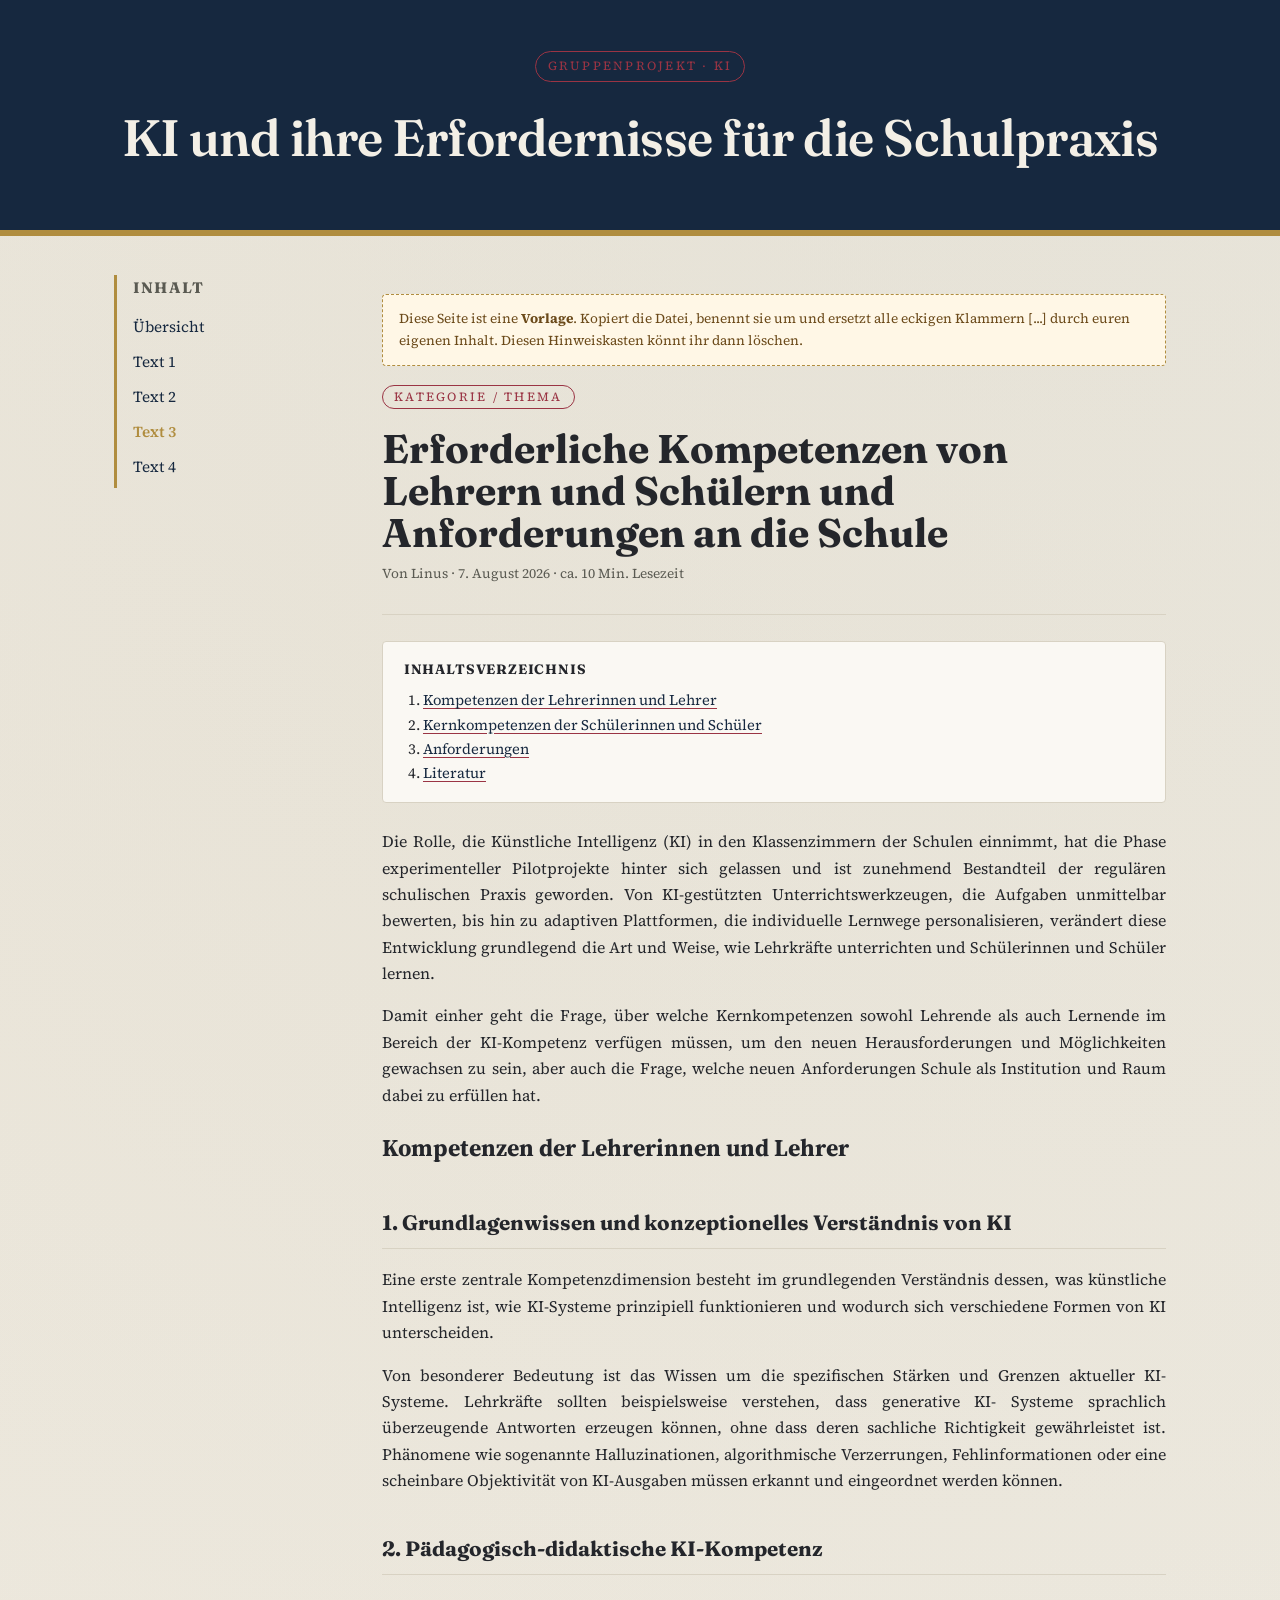
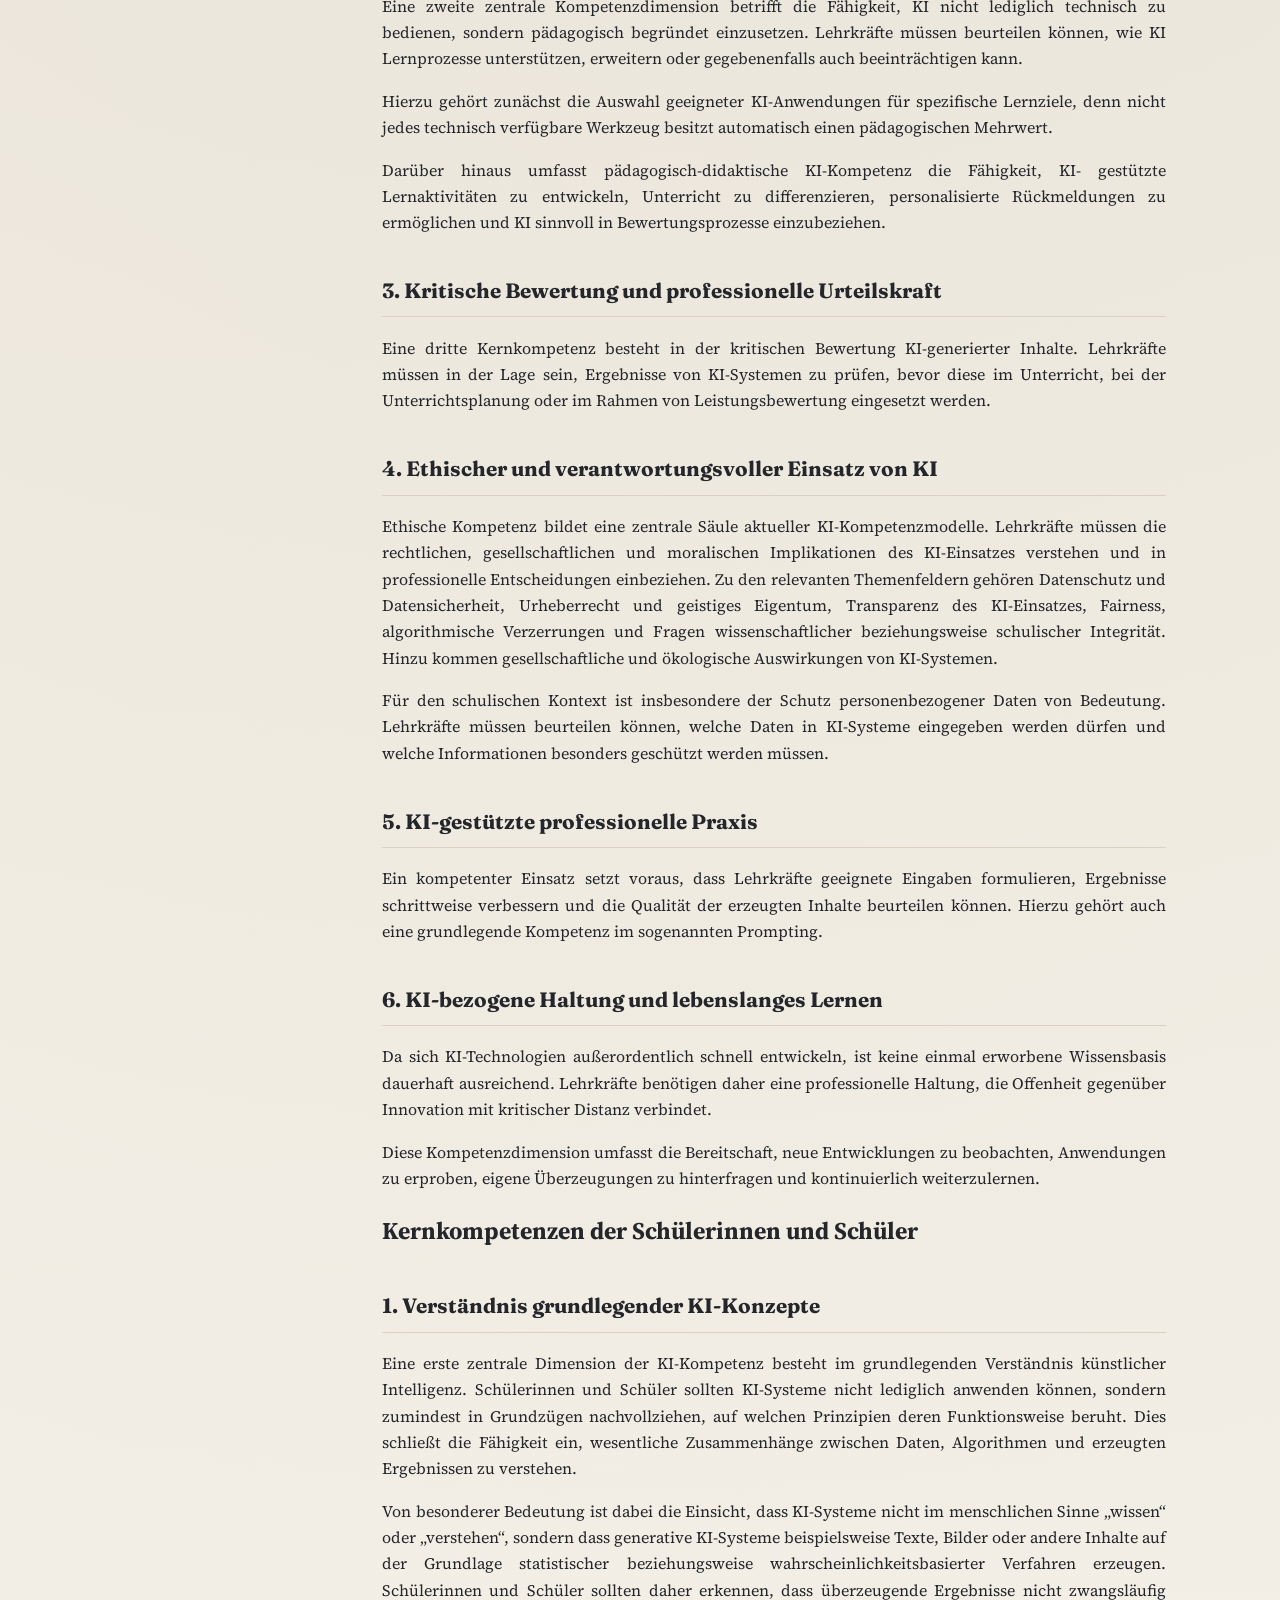
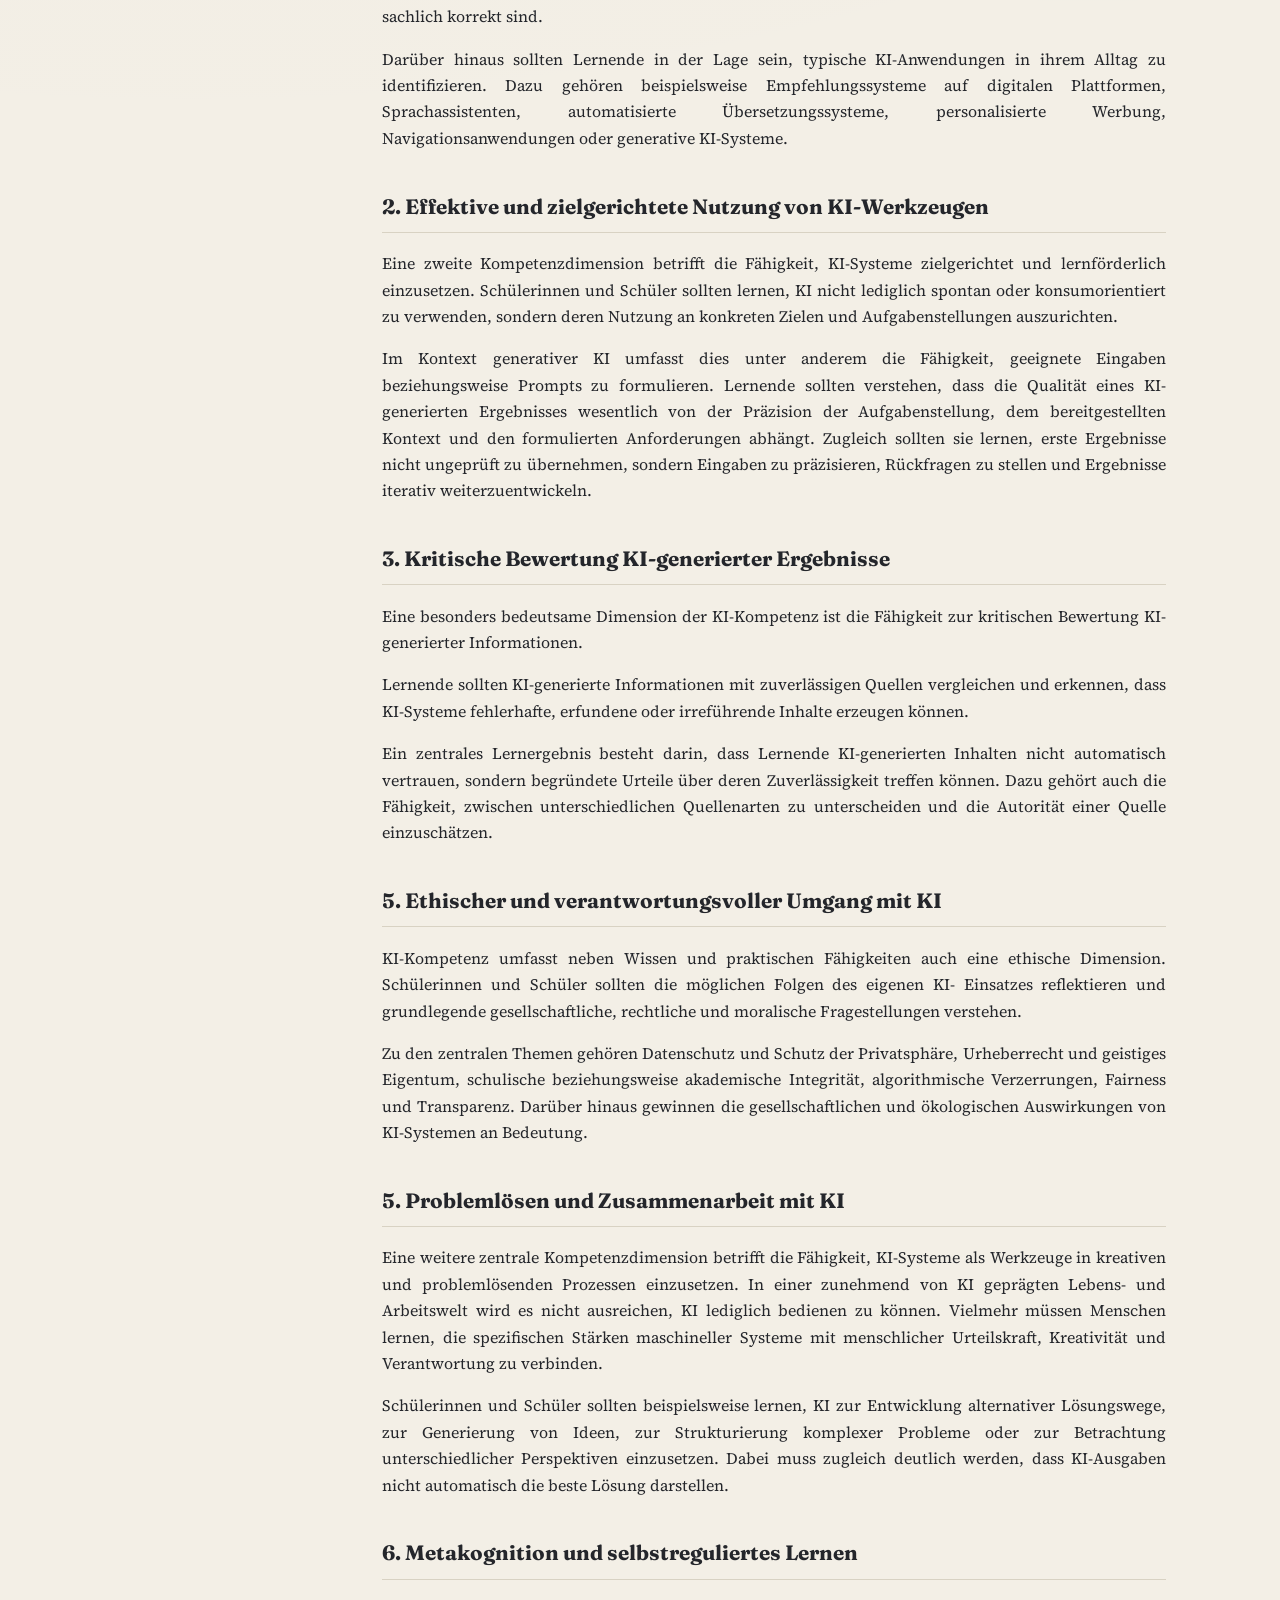
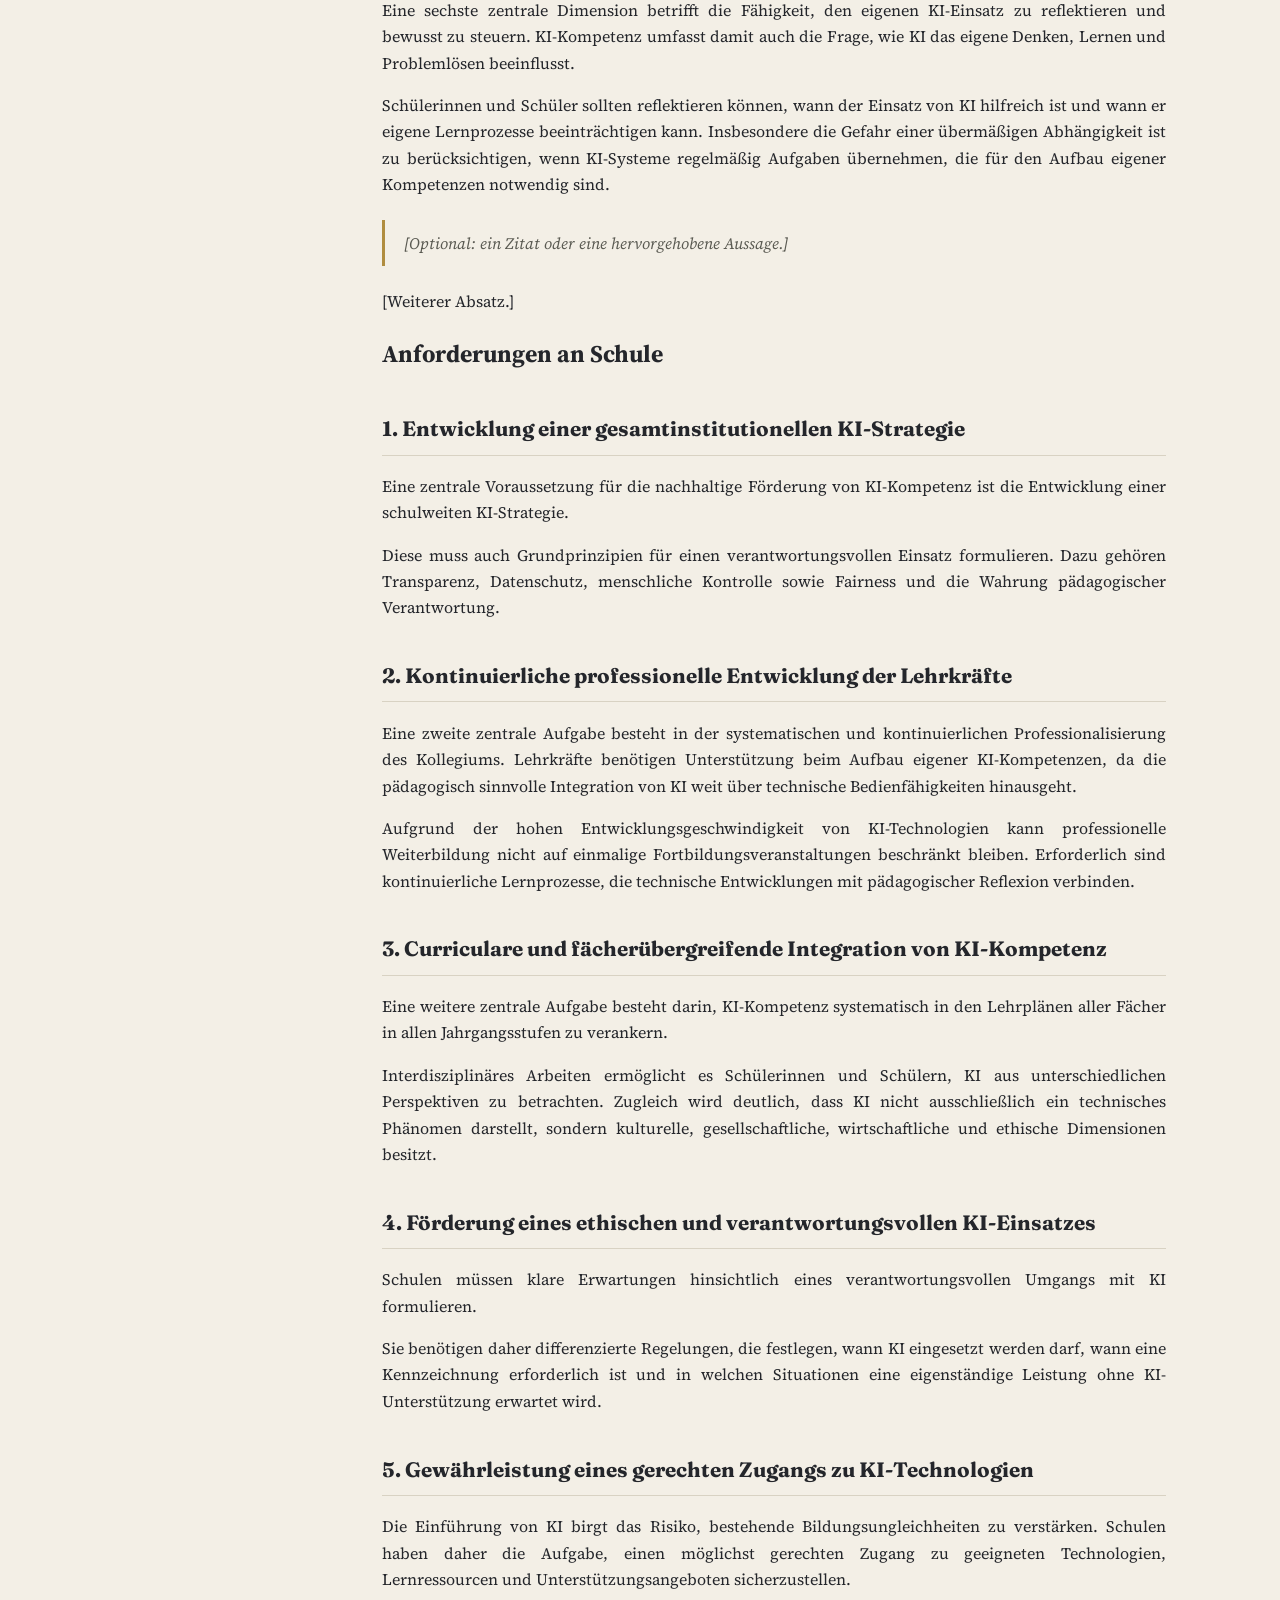
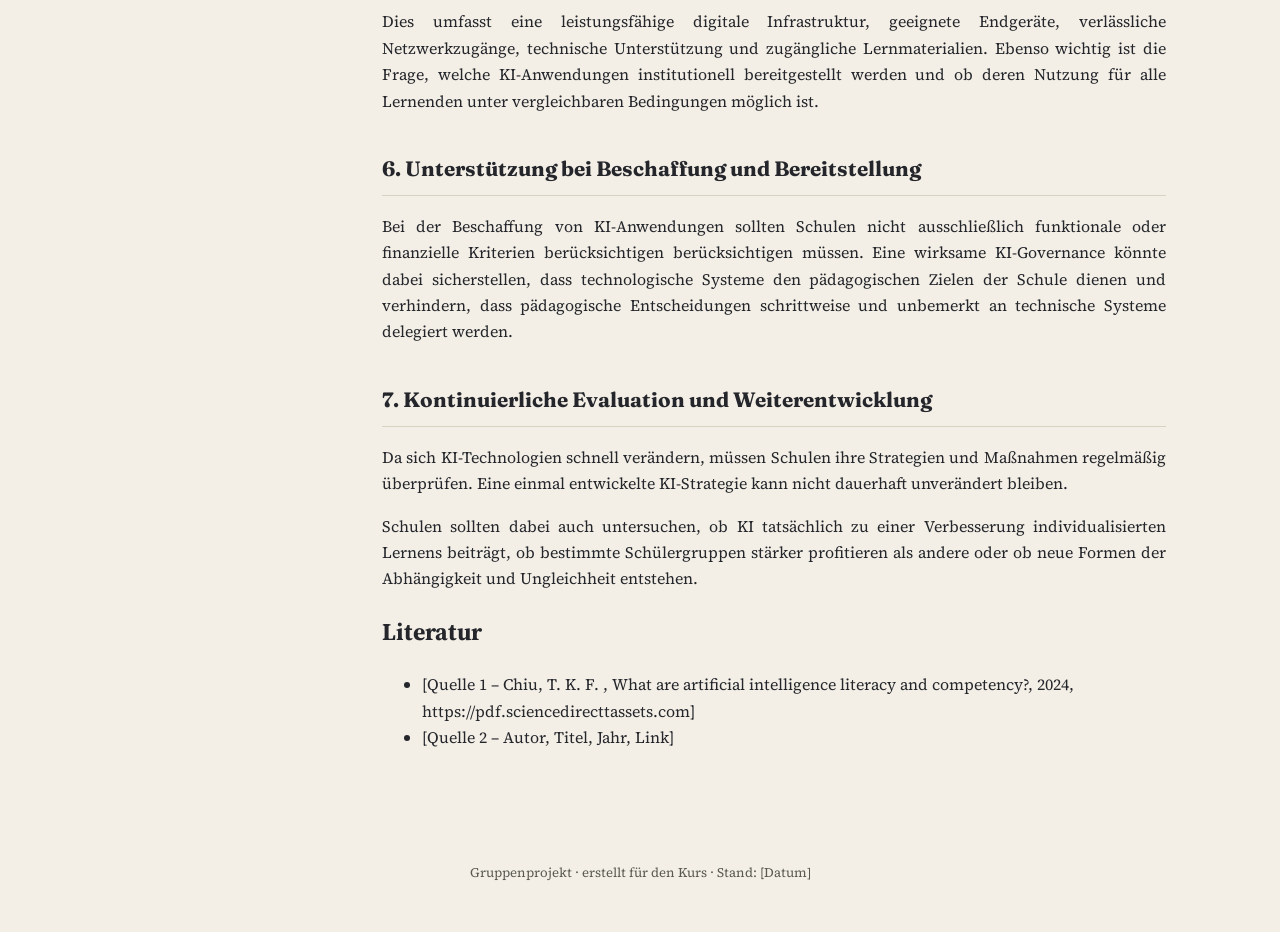
<file: artikel31-vorlage.html>
<!DOCTYPE html>
<html lang="de">
<head>
<meta charset="UTF-8">
<meta name="viewport" content="width=device-width, initial-scale=1.0">
<title>Text 1</title>
<link rel="preconnect" href="https://fonts.googleapis.com">
<link href="https://fonts.googleapis.com/css2?family=Fraunces:opsz,wght@9..144,500;9..144,600;9..144,700&family=Source+Serif+4:wght@400;500;600&display=swap" rel="stylesheet">
<link rel="stylesheet" href="styles.css">
</head>
<body>

<header class="site-header">
  <div class="header-inner">
    <span class="kicker">Gruppenprojekt · KI</span>
    <h1>KI und ihre Erfordernisse für die Schulpraxis</h1>
  </div>
</header>

<div class="layout">

  <nav class="sidebar" aria-label="Seitennavigation">
    <h2>Inhalt</h2>
    <ul>
      <li><a href="index.html">Übersicht</a></li>
      <li><a href="artikel1-vorlage.html">Text 1</a></li>
      <li><a href="artikel2-vorlage.html">Text 2</a></li>
      <li><a href="artikel3-vorlage.html"class="active">Text 3</a></li>
      <li><a href="artikel4-vorlage.html">Text 4</a></li>
      <!-- Weitere Texte hier verlinken, siehe index.html -->
    </ul>
  </nav>

  <main>
    <p class="placeholder-note">
      Diese Seite ist eine <strong>Vorlage</strong>. Kopiert die Datei,
      benennt sie um und ersetzt alle eckigen Klammern [...] durch euren
      eigenen Inhalt. Diesen Hinweiskasten könnt ihr dann löschen.
    </p>

    <div class="article-header">
      <span class="kicker">Kategorie / Thema</span>
      <h1>Erforderliche Kompetenzen von Lehrern und Schülern und Anforderungen an die Schule</h1>
      <p class="article-meta">Von Linus &middot; 7. August 2026 &middot; ca. 10 Min. Lesezeit</p>
    </div>

    <nav class="toc" aria-label="Inhaltsverzeichnis">
      <h2>Inhaltsverzeichnis</h2>
      <ol>
        <li><a href="#KompetenzenderLehrerinnenundLehrer">Kompetenzen der Lehrerinnen und Lehrer</a></li>
        <li><a href="#KernkompetenzenderSchuelerinnenundSchueler">Kernkompetenzen der Schülerinnen und Schüler</a></li>
        <li><a href="#Anforderungen">Anforderungen</a></li>
        <li><a href="#Literatur">Literatur</a></li>
      </ol>
    </nav>

    <article class="text-body">
      <p>Die Rolle, die Künstliche Intelligenz (KI) in den Klassenzimmern der Schulen einnimmt,
hat die Phase experimenteller Pilotprojekte hinter sich gelassen und ist zunehmend
Bestandteil der regulären schulischen Praxis geworden. Von KI-gestützten
Unterrichtswerkzeugen, die Aufgaben unmittelbar bewerten, bis hin zu adaptiven
Plattformen, die individuelle Lernwege personalisieren, verändert diese Entwicklung
grundlegend die Art und Weise, wie Lehrkräfte unterrichten und Schülerinnen und
Schüler lernen.</p>
<p>Damit einher geht die Frage, über welche Kernkompetenzen sowohl Lehrende als
auch Lernende im Bereich der KI-Kompetenz verfügen müssen, um den neuen
Herausforderungen und Möglichkeiten gewachsen zu sein, aber auch die Frage,
welche neuen Anforderungen Schule als Institution und Raum dabei zu erfüllen hat.</p>
      <h1 id="KompetenzenderLehrerinnenundLehrer">Kompetenzen der Lehrerinnen und Lehrer</h1>
      <p>
        <h2>1. Grundlagenwissen und konzeptionelles Verständnis von KI</h2>
<p>Eine erste zentrale Kompetenzdimension besteht im grundlegenden Verständnis
dessen, was künstliche Intelligenz ist, wie KI-Systeme prinzipiell funktionieren und
wodurch sich verschiedene Formen von KI unterscheiden.</p>
<p>Von besonderer Bedeutung ist das Wissen um die spezifischen Stärken und Grenzen
aktueller KI-Systeme. Lehrkräfte sollten beispielsweise verstehen, dass generative KI-
Systeme sprachlich überzeugende Antworten erzeugen können, ohne dass deren
sachliche Richtigkeit gewährleistet ist. Phänomene wie sogenannte Halluzinationen,
algorithmische Verzerrungen, Fehlinformationen oder eine scheinbare Objektivität von
KI-Ausgaben müssen erkannt und eingeordnet werden können.</p>
<h2>2. Pädagogisch-didaktische KI-Kompetenz</h2>
<p>Eine zweite zentrale Kompetenzdimension betrifft die Fähigkeit, KI nicht lediglich
technisch zu bedienen, sondern pädagogisch begründet einzusetzen. Lehrkräfte
müssen beurteilen können, wie KI Lernprozesse unterstützen, erweitern oder
gegebenenfalls auch beeinträchtigen kann.</p>
<p>
  Hierzu gehört zunächst die Auswahl geeigneter KI-Anwendungen für spezifische
Lernziele, denn nicht jedes technisch verfügbare Werkzeug besitzt automatisch einen
pädagogischen Mehrwert.
</p>
<p>
  Darüber hinaus umfasst pädagogisch-didaktische KI-Kompetenz die Fähigkeit, KI-
gestützte Lernaktivitäten zu entwickeln, Unterricht zu differenzieren, personalisierte
Rückmeldungen zu ermöglichen und KI sinnvoll in Bewertungsprozesse
einzubeziehen.
</p>
<h2>3. Kritische Bewertung und professionelle Urteilskraft</h2>
<p>Eine dritte Kernkompetenz besteht in der kritischen Bewertung KI-generierter Inhalte.
Lehrkräfte müssen in der Lage sein, Ergebnisse von KI-Systemen zu prüfen, bevor
diese im Unterricht, bei der Unterrichtsplanung oder im Rahmen von
Leistungsbewertung eingesetzt werden.</p>
<h2>4. Ethischer und verantwortungsvoller Einsatz von KI</h2>
<p>
  Ethische Kompetenz bildet eine zentrale Säule aktueller KI-Kompetenzmodelle.
Lehrkräfte müssen die rechtlichen, gesellschaftlichen und moralischen Implikationen
des KI-Einsatzes verstehen und in professionelle Entscheidungen einbeziehen.
Zu den relevanten Themenfeldern gehören Datenschutz und Datensicherheit,
Urheberrecht und geistiges Eigentum, Transparenz des KI-Einsatzes, Fairness,
algorithmische Verzerrungen und Fragen wissenschaftlicher beziehungsweise
schulischer Integrität. Hinzu kommen gesellschaftliche und ökologische Auswirkungen
von KI-Systemen.
</p>
<p>
  Für den schulischen Kontext ist insbesondere der Schutz personenbezogener Daten
von Bedeutung. Lehrkräfte müssen beurteilen können, welche Daten in KI-Systeme
eingegeben werden dürfen und welche Informationen besonders geschützt werden
müssen.
</p>
<h2>5. KI-gestützte professionelle Praxis</h2>
<p>
  Ein kompetenter Einsatz setzt voraus, dass Lehrkräfte geeignete Eingaben
formulieren, Ergebnisse schrittweise verbessern und die Qualität der erzeugten Inhalte
beurteilen können. Hierzu gehört auch eine grundlegende Kompetenz im sogenannten
Prompting.
</p>
<h2>6. KI-bezogene Haltung und lebenslanges Lernen</h2>
<p>
  Da sich KI-Technologien außerordentlich schnell entwickeln, ist keine einmal
erworbene Wissensbasis dauerhaft ausreichend. Lehrkräfte benötigen daher eine
professionelle Haltung, die Offenheit gegenüber Innovation mit kritischer Distanz
verbindet.
</p>
<p>
Diese Kompetenzdimension umfasst die Bereitschaft, neue Entwicklungen zu
beobachten, Anwendungen zu erproben, eigene Überzeugungen zu hinterfragen und
kontinuierlich weiterzulernen.
</p>
      </p>

      <h1 id="KernkompetenzenderSchuelerinnenundSchueler">Kernkompetenzen der Schülerinnen und Schüler</h1>
      <p>
        <h2>1. Verständnis grundlegender KI-Konzepte</h2>
<p>
  Eine erste zentrale Dimension der KI-Kompetenz besteht im grundlegenden
Verständnis künstlicher Intelligenz. Schülerinnen und Schüler sollten KI-Systeme nicht
lediglich anwenden können, sondern zumindest in Grundzügen nachvollziehen, auf
welchen Prinzipien deren Funktionsweise beruht. Dies schließt die Fähigkeit ein,
wesentliche Zusammenhänge zwischen Daten, Algorithmen und erzeugten
Ergebnissen zu verstehen.
</p>
<p>
  Von besonderer Bedeutung ist dabei die Einsicht, dass KI-Systeme nicht im
menschlichen Sinne „wissen“ oder „verstehen“, sondern dass generative KI-Systeme
beispielsweise Texte, Bilder oder andere Inhalte auf der Grundlage statistischer
beziehungsweise wahrscheinlichkeitsbasierter Verfahren erzeugen. Schülerinnen und
Schüler sollten daher erkennen, dass überzeugende Ergebnisse nicht zwangsläufig
sachlich korrekt sind.
</p>
<p>
  Darüber hinaus sollten Lernende in der Lage sein, typische KI-Anwendungen in ihrem
Alltag zu identifizieren. Dazu gehören beispielsweise Empfehlungssysteme auf
digitalen Plattformen, Sprachassistenten, automatisierte Übersetzungssysteme,
personalisierte Werbung, Navigationsanwendungen oder generative KI-Systeme.
</p>
<h2>2. Effektive und zielgerichtete Nutzung von KI-Werkzeugen</h2>
<p>
  Eine zweite Kompetenzdimension betrifft die Fähigkeit, KI-Systeme zielgerichtet und
lernförderlich einzusetzen. Schülerinnen und Schüler sollten lernen, KI nicht lediglich
spontan oder konsumorientiert zu verwenden, sondern deren Nutzung an konkreten
Zielen und Aufgabenstellungen auszurichten.
</p>
<p>
  Im Kontext generativer KI umfasst dies unter anderem die Fähigkeit, geeignete
Eingaben beziehungsweise Prompts zu formulieren. Lernende sollten verstehen, dass
die Qualität eines KI-generierten Ergebnisses wesentlich von der Präzision der
Aufgabenstellung, dem bereitgestellten Kontext und den formulierten Anforderungen
abhängt. Zugleich sollten sie lernen, erste Ergebnisse nicht ungeprüft zu übernehmen,
sondern Eingaben zu präzisieren, Rückfragen zu stellen und Ergebnisse iterativ
weiterzuentwickeln.
</p>
<h2>3. Kritische Bewertung KI-generierter Ergebnisse</h2>
<p>
  Eine besonders bedeutsame Dimension der KI-Kompetenz ist die Fähigkeit zur
kritischen Bewertung KI-generierter Informationen.
</p>
<p>
  Lernende sollten KI-generierte Informationen mit zuverlässigen Quellen vergleichen
und erkennen, dass KI-Systeme fehlerhafte, erfundene oder irreführende Inhalte
erzeugen können.
</p>
<p>
  Ein zentrales Lernergebnis besteht darin, dass Lernende KI-generierten Inhalten nicht
automatisch vertrauen, sondern begründete Urteile über deren Zuverlässigkeit treffen
können. Dazu gehört auch die Fähigkeit, zwischen unterschiedlichen Quellenarten zu
unterscheiden und die Autorität einer Quelle einzuschätzen.
</p>
<h2>5. Ethischer und verantwortungsvoller Umgang mit KI</h2>
<p>
  KI-Kompetenz umfasst neben Wissen und praktischen Fähigkeiten auch eine ethische
Dimension. Schülerinnen und Schüler sollten die möglichen Folgen des eigenen KI-
Einsatzes reflektieren und grundlegende gesellschaftliche, rechtliche und moralische
Fragestellungen verstehen.
</p>
<p>
  Zu den zentralen Themen gehören Datenschutz und Schutz der Privatsphäre,
Urheberrecht und geistiges Eigentum, schulische beziehungsweise akademische
Integrität, algorithmische Verzerrungen, Fairness und Transparenz. Darüber hinaus
gewinnen die gesellschaftlichen und ökologischen Auswirkungen von KI-Systemen an
Bedeutung.
</p>
<h2>5. Problemlösen und Zusammenarbeit mit KI</h2>
<p>
  Eine weitere zentrale Kompetenzdimension betrifft die Fähigkeit, KI-Systeme als
Werkzeuge in kreativen und problemlösenden Prozessen einzusetzen. In einer
zunehmend von KI geprägten Lebens- und Arbeitswelt wird es nicht ausreichen, KI
lediglich bedienen zu können. Vielmehr müssen Menschen lernen, die spezifischen
Stärken maschineller Systeme mit menschlicher Urteilskraft, Kreativität und
Verantwortung zu verbinden.
</p>
<p>
  Schülerinnen und Schüler sollten beispielsweise lernen, KI zur Entwicklung
alternativer Lösungswege, zur Generierung von Ideen, zur Strukturierung komplexer
Probleme oder zur Betrachtung unterschiedlicher Perspektiven einzusetzen. Dabei
muss zugleich deutlich werden, dass KI-Ausgaben nicht automatisch die beste Lösung
darstellen.
</p>
<h2>6. Metakognition und selbstreguliertes Lernen</h2>
<p>
  Eine sechste zentrale Dimension betrifft die Fähigkeit, den eigenen KI-Einsatz zu
reflektieren und bewusst zu steuern. KI-Kompetenz umfasst damit auch die Frage, wie
KI das eigene Denken, Lernen und Problemlösen beeinflusst.
</p>
<p>
  Schülerinnen und Schüler sollten reflektieren können, wann der Einsatz von KI hilfreich
ist und wann er eigene Lernprozesse beeinträchtigen kann. Insbesondere die Gefahr
einer übermäßigen Abhängigkeit ist zu berücksichtigen, wenn KI-Systeme regelmäßig
Aufgaben übernehmen, die für den Aufbau eigener Kompetenzen notwendig sind.
</p>
      </p>
      <blockquote>
        [Optional: ein Zitat oder eine hervorgehobene Aussage.]
      </blockquote>
      <p>
        [Weiterer Absatz.]
      </p>

      <h1 id="Anforderungen">Anforderungen an Schule</h1>
      <p>
        <h2>1. Entwicklung einer gesamtinstitutionellen KI-Strategie</h2>
<p>
  Eine zentrale Voraussetzung für die nachhaltige Förderung von KI-Kompetenz ist die
Entwicklung einer schulweiten KI-Strategie.
</p>
<p>
  Diese muss auch Grundprinzipien für einen verantwortungsvollen Einsatz formulieren.
Dazu gehören Transparenz, Datenschutz, menschliche Kontrolle sowie Fairness und
die Wahrung pädagogischer Verantwortung.
</p>
<h2>2. Kontinuierliche professionelle Entwicklung der Lehrkräfte</h2>
<p>
  Eine zweite zentrale Aufgabe besteht in der systematischen und kontinuierlichen
Professionalisierung des Kollegiums. Lehrkräfte benötigen Unterstützung beim Aufbau
eigener KI-Kompetenzen, da die pädagogisch sinnvolle Integration von KI weit über
technische Bedienfähigkeiten hinausgeht.
</p>
<p>
  Aufgrund der hohen Entwicklungsgeschwindigkeit von KI-Technologien kann
professionelle Weiterbildung nicht auf einmalige Fortbildungsveranstaltungen
beschränkt bleiben. Erforderlich sind kontinuierliche Lernprozesse, die technische
Entwicklungen mit pädagogischer Reflexion verbinden.
</p>
<h2>3. Curriculare und fächerübergreifende Integration von KI-Kompetenz</h2>
<p>
  Eine weitere zentrale Aufgabe besteht darin, KI-Kompetenz systematisch in den
Lehrplänen aller Fächer in allen Jahrgangsstufen zu verankern.
</p>
<p>
  Interdisziplinäres Arbeiten ermöglicht es Schülerinnen und Schülern, KI aus
unterschiedlichen Perspektiven zu betrachten. Zugleich wird deutlich, dass KI nicht
ausschließlich ein technisches Phänomen darstellt, sondern kulturelle,
gesellschaftliche, wirtschaftliche und ethische Dimensionen besitzt.
</p>
<h2>4. Förderung eines ethischen und verantwortungsvollen KI-Einsatzes</h2>
<p>
  Schulen müssen klare Erwartungen hinsichtlich eines verantwortungsvollen Umgangs
mit KI formulieren.
</p>
<p>
  Sie benötigen daher differenzierte Regelungen, die festlegen, wann KI eingesetzt
werden darf, wann eine Kennzeichnung erforderlich ist und in welchen Situationen eine
eigenständige Leistung ohne KI-Unterstützung erwartet wird.
</p>
<h2>5. Gewährleistung eines gerechten Zugangs zu KI-Technologien</h2>
<p>
  Die Einführung von KI birgt das Risiko, bestehende Bildungsungleichheiten zu
verstärken. Schulen haben daher die Aufgabe, einen möglichst gerechten Zugang zu
geeigneten Technologien, Lernressourcen und Unterstützungsangeboten
sicherzustellen.
</p>
<p>
  Dies umfasst eine leistungsfähige digitale Infrastruktur, geeignete Endgeräte,
verlässliche Netzwerkzugänge, technische Unterstützung und zugängliche
Lernmaterialien. Ebenso wichtig ist die Frage, welche KI-Anwendungen institutionell
bereitgestellt werden und ob deren Nutzung für alle Lernenden unter vergleichbaren
Bedingungen möglich ist.
</p>
<h2>6. Unterstützung bei Beschaffung und Bereitstellung</h2>
<p>
  Bei der Beschaffung von KI-Anwendungen sollten Schulen nicht ausschließlich
funktionale oder finanzielle Kriterien berücksichtigen berücksichtigen müssen.
Eine wirksame KI-Governance könnte dabei sicherstellen, dass technologische
Systeme den pädagogischen Zielen der Schule dienen und verhindern, dass
pädagogische Entscheidungen schrittweise und unbemerkt an technische Systeme
delegiert werden.
</p>
<h2>7. Kontinuierliche Evaluation und Weiterentwicklung</h2>
<p>
  Da sich KI-Technologien schnell verändern, müssen Schulen ihre Strategien und
Maßnahmen regelmäßig überprüfen. Eine einmal entwickelte KI-Strategie kann nicht
dauerhaft unverändert bleiben.
</p>
<p>
  Schulen sollten dabei auch untersuchen, ob KI tatsächlich zu einer Verbesserung
individualisierten Lernens beiträgt, ob bestimmte Schülergruppen stärker profitieren
als andere oder ob neue Formen der Abhängigkeit und Ungleichheit entstehen.
</p>
      </p>
    </article>

    <section class="Literatur">
      <h1>Literatur</h1>
      <ul>
        <li>[Quelle 1 – Chiu, T. K. F. , What are artificial intelligence literacy and competency?, 2024, https://pdf.sciencedirecttassets.com]</li>
        <li>[Quelle 2 – Autor, Titel, Jahr, Link]</li>
      </ul>
    </section>
  </main>

</div>

<footer>
  Gruppenprojekt &middot; erstellt für den Kurs &middot; Stand: [Datum]
</footer>

</body>
</html>
</file>
<file: styles.css>
/* ==========================================================================
   Projekt-Wiki – Editorial / Encyclopedia Aesthetic
   ========================================================================== */

:root {
  --color-bg: #f3efe6;
  --color-paper: #faf8f3;
  --color-ink: #24262b;
  --color-ink-soft: #5a5a52;
  --color-green: #16283f;
  --color-green-deep: #16283f;
  --color-gold: #b08d3f;
  --color-gold-soft: #9a3444;
  --color-line: #d8d2c3;
  --font-display: "Fraunces", Georgia, serif;
  --font-body: "Source Serif 4", Georgia, serif;
  --max-width: 1100px;
}

* { box-sizing: border-box; }

html { scroll-behavior: smooth; }

body {
  margin: 0;
  background-color: var(--color-bg);
  background-image:
    radial-gradient(circle at 15% 10%, rgba(169, 125, 58, 0.05), transparent 40%),
    radial-gradient(circle at 85% 0%, rgba(27, 58, 47, 0.05), transparent 45%);
  color: var(--color-ink);
  font-family: var(--font-body);
  line-height: 1.65;
  -webkit-font-smoothing: antialiased;
}

a {
  color: var(--color-green);
  text-decoration-color: var(--color-gold-soft);
  text-underline-offset: 3px;
}
a:hover { color: var(--color-gold); }

/* ---------- Header ---------- */

.site-header {
  background:
    linear-gradient(180deg, var(--color-green) 0%, var(--color-green-deep) 100%);
  color: var(--color-bg);
  padding: 3.2rem 1.5rem 2.6rem;
  text-align: center;
  border-bottom: 6px solid var(--color-gold);
}

.header-inner {
  max-width: var(--max-width);
  margin: 0 auto;
}

.kicker {
  display: inline-block;
  font-family: var(--font-body);
  font-size: 0.78rem;
  letter-spacing: 0.18em;
  text-transform: uppercase;
  color: var(--color-gold-soft);
  border: 1px solid var(--color-gold-soft);
  padding: 0.25rem 0.7rem;
  border-radius: 999px;
  margin-bottom: 0.9rem;
}

.site-header h1 {
  font-family: var(--font-display);
  font-weight: 600;
  font-size: clamp(2.1rem, 4vw, 3.2rem);
  margin: 0 0 0.5rem;
  letter-spacing: -0.01em;
}

.site-header .subtitle {
  color: #d9e2dc;
  max-width: 640px;
  font-size: 1.05rem;
  margin: 0;
}

/* ---------- Layout ---------- */

.layout {
  max-width: var(--max-width);
  margin: 0 auto;
  padding: 2.4rem 1.5rem 4rem;
  display: grid;
  grid-template-columns: 220px 1fr;
  gap: 3rem;
  align-items: start;
}

@media (max-width: 760px) {
  .layout { grid-template-columns: 1fr; }
}

.sidebar {
  position: sticky;
  top: 1.5rem;
  border-left: 3px solid var(--color-gold);
  padding-left: 1rem;
}

.sidebar h2 {
  font-family: var(--font-display);
  font-size: 0.95rem;
  text-transform: uppercase;
  letter-spacing: 0.08em;
  color: var(--color-ink-soft);
  margin: 0 0 0.8rem;
}

.sidebar ul {
  list-style: none;
  margin: 0;
  padding: 0;
}

.sidebar li { margin-bottom: 0.55rem; }

.sidebar a {
  text-decoration: none;
  font-size: 0.96rem;
}

.sidebar a.active {
  color: var(--color-gold);
  font-weight: 600;
}

/* ---------- Main content ---------- */

main h2 {
  font-family: var(--font-display);
  font-size: 1.5rem;
  border-bottom: 1px solid var(--color-line);
  padding-bottom: 0.5rem;
  margin-top: 2.4rem;
}

.intro .drop-cap::first-letter {
  font-family: var(--font-display);
  font-size: 3.4rem;
  float: left;
  line-height: 0.85;
  padding: 0.05em 0.08em 0 0;
  color: var(--color-green);
  font-weight: 600;
}

.article-list {
  display: grid;
  gap: 1.1rem;
  margin-top: 1.2rem;
}

.article-card {
  background: var(--color-paper);
  border: 1px solid var(--color-line);
  border-left: 4px solid var(--color-green);
  padding: 1.2rem 1.4rem;
  border-radius: 4px;
}

.article-card h3 {
  margin: 0 0 0.3rem;
  font-family: var(--font-display);
  font-size: 1.15rem;
}

.article-card h3 a { text-decoration: none; }

.article-card .meta {
  font-size: 0.82rem;
  color: var(--color-ink-soft);
  text-transform: uppercase;
  letter-spacing: 0.05em;
  margin: 0 0 0.5rem;
}

.article-card p:last-child { margin-bottom: 0; }

/* ---------- Article page ---------- */

.article-header {
  border-bottom: 1px solid var(--color-line);
  padding-bottom: 1.2rem;
  margin-bottom: 1.6rem;
  line-height: 1.05;
}

.article-header h1 {
  font-family: var(--font-display);
  font-size: clamp(1.8rem, 3.4vw, 2.5rem);
  margin: 0.3rem 0 0.5rem;
}

.article-meta {
  font-size: 0.85rem;
  color: var(--color-ink-soft);
}

.toc {
  background: var(--color-paper);
  border: 1px solid var(--color-line);
  padding: 1rem 1.3rem;
  border-radius: 4px;
  margin: 1.6rem 0;
  font-size: 0.92rem;
}

.toc h2 {
  font-size: 0.85rem;
  text-transform: uppercase;
  letter-spacing: 0.06em;
  border: none;
  margin: 0 0 0.5rem;
  padding: 0;
}

.toc ol { margin: 0; padding-left: 1.2rem; }

article.text-body h2 { font-size: 1.3rem; }

article.text-body blockquote {
  margin: 1.4rem 0;
  padding: 0.6rem 1.2rem;
  border-left: 3px solid var(--color-gold);
  color: var(--color-ink-soft);
  font-style: italic;
}

article.text-body p {
  text-align: justify;
}



.sources {
  margin-top: 2.4rem;
  padding-top: 1.2rem;
  border-top: 1px dashed var(--color-line);
  font-size: 0.9rem;
}

.sources h2 { font-size: 1.1rem; }

.placeholder-note {
  background: #fff7e6;
  border: 1px dashed var(--color-gold);
  color: #6b4a1a;
  padding: 0.8rem 1rem;
  border-radius: 4px;
  font-size: 0.85rem;
  margin: 1.2rem 0;
}

/* ---------- Footer ---------- */

footer {
  text-align: center;
  padding: 2rem 1rem 3rem;
  color: var(--color-ink-soft);
  font-size: 0.82rem;
}
</file>
